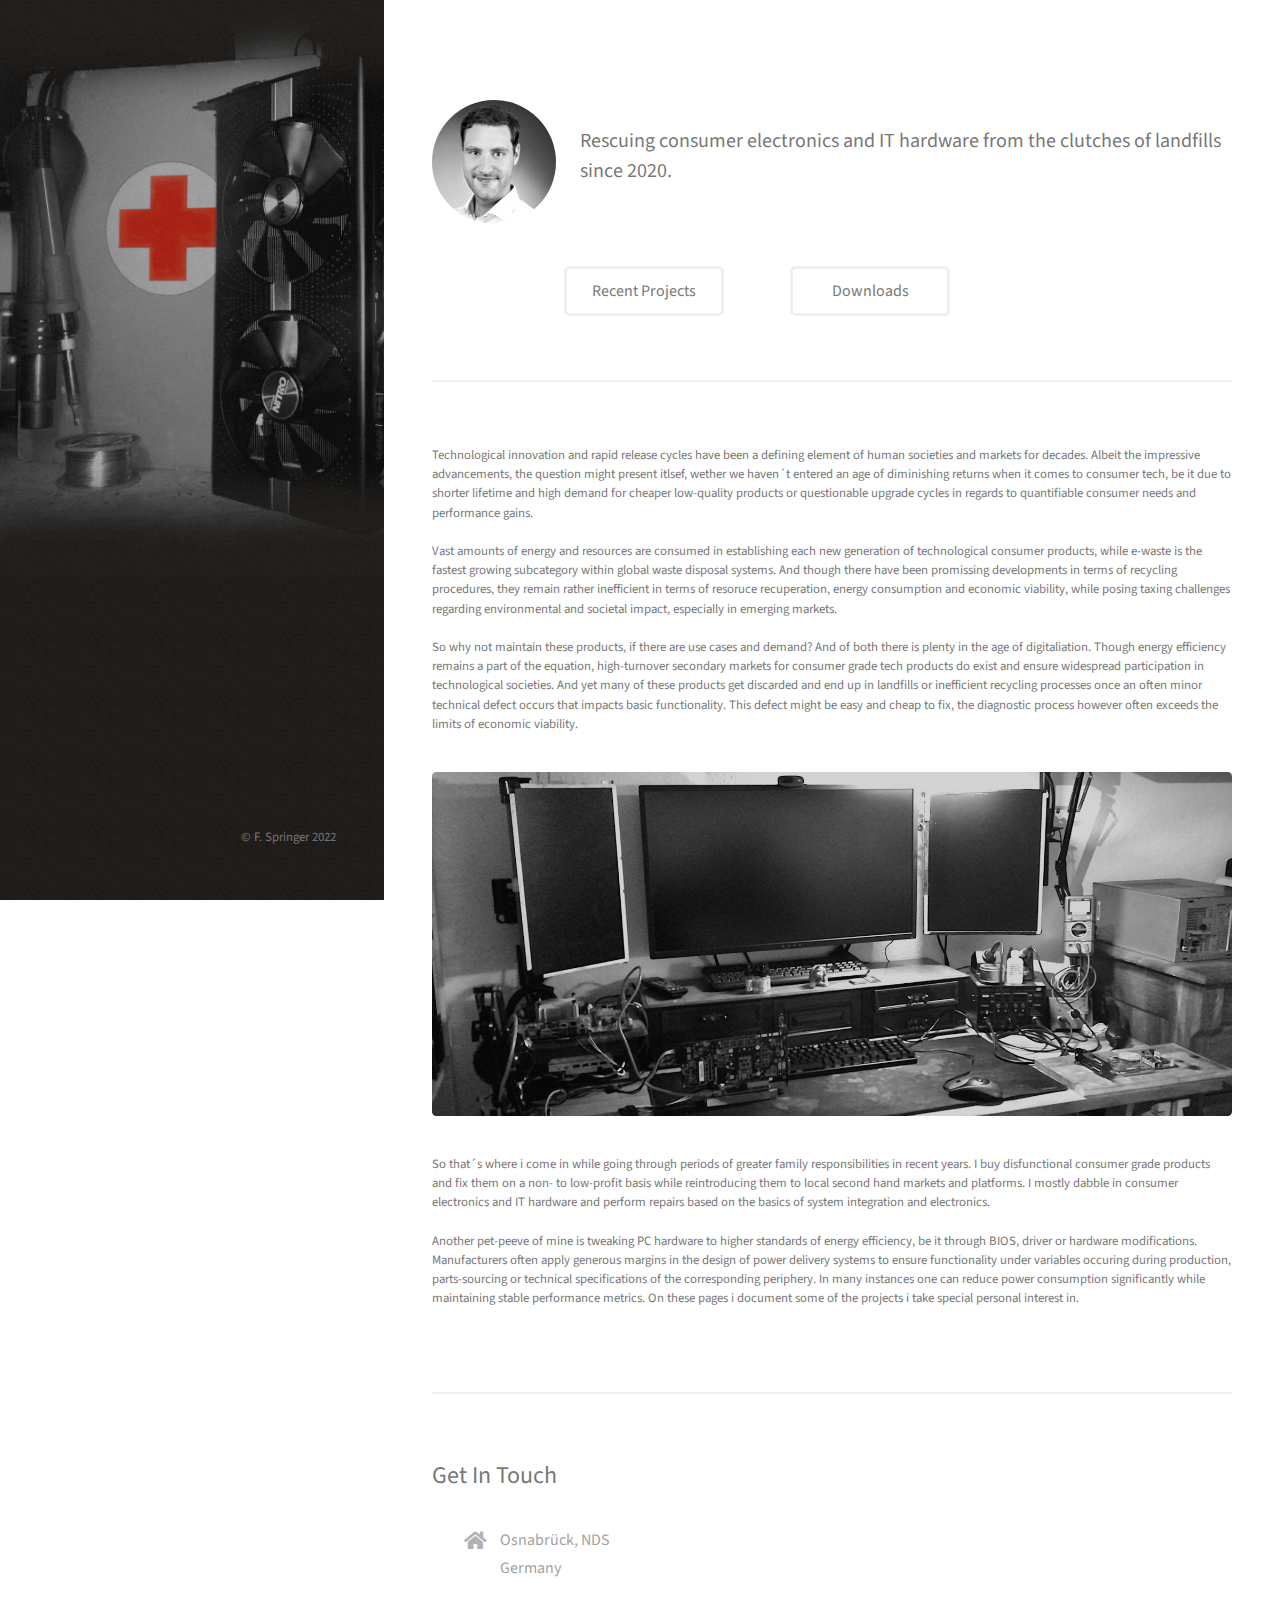
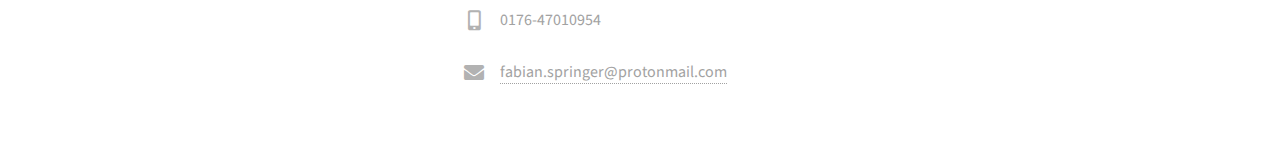
<file: index.html>
<!DOCTYPE HTML>
<!--

-->
<html>
	<head>
		<title>Fabian Springer - Portfolio</title>
		<meta charset="utf-8" />
		<meta name="viewport" content="width=device-width, initial-scale=1, user-scalable=no" />
		<link rel="stylesheet" href="assets/css/main.css" />
	</head>
	<body class="is-preload">

		<!-- Header -->
			<header id="header">
				<div class="inner">
					<a href="#" class="image avatar"><img src="images/avatar.jpg" class="image left"></a>
				
		        </div>
			</header>

		<!-- Main -->
			<div id="main">

				<!-- One -->
					<section id="one">
						<header class="major">
								<div>
									<div>
										<a href="#" class="image avatar image left"><img src="images/avatar.jpg"></a>
										<h3>&nbsp<br>Rescuing consumer electronics and IT hardware from the clutches of landfills since 2020. </h3>
										<br>
									</div>
						</header>
						<p></p>
						<ul class="actions">
							
							<li>&nbsp;&nbsp;&nbsp;&nbsp;&nbsp;&nbsp;&nbsp;&nbsp;&nbsp;&nbsp;&nbsp;&nbsp;&nbsp;&nbsp;&nbsp;&nbsp;&nbsp;&nbsp;&nbsp;&nbsp;&nbsp;&nbsp;&nbsp;&nbsp;&nbsp;&nbsp;&nbsp;&nbsp;&nbsp;&nbsp;&nbsp;&nbsp;&nbsp;&nbsp;&nbsp;&nbsp;&nbsp;&nbsp;&nbsp;&nbsp;&nbsp;&nbsp;&nbsp;
								<a href="RW.html" class="button">Recent Projects</a>
								&nbsp;&nbsp;&nbsp;&nbsp;&nbsp;&nbsp;&nbsp;&nbsp;&nbsp;&nbsp;&nbsp;&nbsp;&nbsp;&nbsp;&nbsp;&nbsp;&nbsp;&nbsp;&nbsp;&nbsp;
								<a href="RD.html" class="button">Downloads</a>
							</li>
						</ul>
					</section>

				<!-- Two -->
					<section id="two">
						<h6>Technological innovation and rapid release cycles have been a defining element of human societies and markets for decades.
							Albeit the impressive advancements, the question might present itlsef, wether we haven´t entered an age of diminishing returns 
							when it comes to consumer tech, be it due to shorter lifetime and high demand for cheaper low-quality products or questionable upgrade cycles in regards to quantifiable consumer needs and performance gains.<br><br>
						   
							Vast amounts of energy and resources are consumed in establishing each new generation of technological consumer products, while e-waste is the fastest growing subcategory within global waste disposal systems.
							And though there have been promissing developments in terms of recycling procedures, they remain rather inefficient in terms of resoruce recuperation, energy consumption and economic viability, while posing taxing challenges regarding environmental and societal impact, especially in emerging markets.   
							<br class="d-md-none"><br class="d-md-none">

							So why not maintain these products, if there are use cases and demand? And of both there is plenty in the age of digitaliation.
						    Though energy efficiency remains a part of the equation, high-turnover secondary markets for consumer grade tech products do exist and ensure widespread participation in technological societies.
							And yet many of these products get discarded and end up in landfills or inefficient recycling processes once an often minor technical defect occurs that impacts basic functionality. This defect might be easy and cheap to fix, the diagnostic process however often
							exceeds the limits of economic viability. <br><br><br>
							<a href="images/fulls/wp.jpg" class="image fit thumb"><img src="images/wp.jpg" width="400"></a>
							<br><br>
							
							So that´s where i come in while going through periods of greater family responsibilities in recent years. I buy disfunctional consumer grade products and fix them on a non- to low-profit basis while reintroducing them to local second hand markets and platforms.
							I mostly dabble in consumer electronics and IT hardware and perform repairs based on the basics of system integration and electronics.
							<br><br>	

							Another pet-peeve of mine is tweaking PC hardware to higher standards of energy efficiency, be it through BIOS, driver or hardware modifications. Manufacturers often apply generous margins in the design of power delivery systems to ensure functionality under variables occuring during 
							production, parts-sourcing or technical specifications of the corresponding periphery. In many instances one can reduce power consumption significantly while maintaining stable performance metrics.

							On these pages i document some of the projects i take special personal interest in.  
 					
					
							
							<br><br>
							

							
							
						   </h6>
					
						
					</section>

				<!-- Three -->
					<section id="three">
						<h2>Get In Touch</h2>
						<p><h6></h6></p>
						
						<div class="row">
							<div class="col-0 col-12-small">
								<form method="post" action="#">
									
								</form>
								
							</div>
							<div class="col-4 col-12-small">
								<ul class="labeled-icons">
									<li>
										<h3 class="icon solid fa-home"><span class="label">Address</span></h3>
										
										Osnabrück, NDS<br />
										Germany
									</li>
								
									<li>
										<h3 class="icon solid fa-mobile-alt"><span class="label">Phone</span></h3>
										0176-47010954
									</li>
								
									<li>
										<h3 class="icon solid fa-envelope"><span class="label">Email</span></h3>
										<a href="mailto:fabian.springer@protonmail.com">fabian.springer@protonmail.com</a>
									</li>
								</ul>
							</div>
						</div>
					</section>

				<!-- Four -->
				<!--
					<section id="four">
						<h2>Elements</h2>

						<section>
							<h4>Text</h4>
							<p>This is <b>bold</b> and this is <strong>strong</strong>. This is <i>italic</i> and this is <em>emphasized</em>.
							This is <sup>superscript</sup> text and this is <sub>subscript</sub> text.
							This is <u>underlined</u> and this is code: <code>for (;;) { ... }</code>. Finally, <a href="#">this is a link</a>.</p>
							<hr />
							<header>
								<h4>Heading with a Subtitle</h4>
								<p>Lorem ipsum dolor sit amet nullam id egestas urna aliquam</p>
							</header>
							<p>Nunc lacinia ante nunc ac lobortis. Interdum adipiscing gravida odio porttitor sem non mi integer non faucibus ornare mi ut ante amet placerat aliquet. Volutpat eu sed ante lacinia sapien lorem accumsan varius montes viverra nibh in adipiscing blandit tempus accumsan.</p>
							<header>
								<h5>Heading with a Subtitle</h5>
								<p>Lorem ipsum dolor sit amet nullam id egestas urna aliquam</p>
							</header>
							<p>Nunc lacinia ante nunc ac lobortis. Interdum adipiscing gravida odio porttitor sem non mi integer non faucibus ornare mi ut ante amet placerat aliquet. Volutpat eu sed ante lacinia sapien lorem accumsan varius montes viverra nibh in adipiscing blandit tempus accumsan.</p>
							<hr />
							<h2>Heading Level 2</h2>
							<h3>Heading Level 3</h3>
							<h4>Heading Level 4</h4>
							<h5>Heading Level 5</h5>
							<h6>Heading Level 6</h6>
							<hr />
							<h5>Blockquote</h5>
							<blockquote>Fringilla nisl. Donec accumsan interdum nisi, quis tincidunt felis sagittis eget tempus euismod. Vestibulum ante ipsum primis in faucibus vestibulum. Blandit adipiscing eu felis iaculis volutpat ac adipiscing accumsan faucibus. Vestibulum ante ipsum primis in faucibus lorem ipsum dolor sit amet nullam adipiscing eu felis.</blockquote>
							<h5>Preformatted</h5>
							<pre><code>i = 0;

while (!deck.isInOrder()) {
print 'Iteration ' + i;
deck.shuffle();
i++;
}

print 'It took ' + i + ' iterations to sort the deck.';</code></pre>
						</section>

						<section>
							<h4>Lists</h4>
							<div class="row">
								<div class="col-6 col-12-xsmall">
									<h5>Unordered</h5>
									<ul>
										<li>Dolor pulvinar etiam magna etiam.</li>
										<li>Sagittis adipiscing lorem eleifend.</li>
										<li>Felis enim feugiat dolore viverra.</li>
									</ul>
									<h5>Alternate</h5>
									<ul class="alt">
										<li>Dolor pulvinar etiam magna etiam.</li>
										<li>Sagittis adipiscing lorem eleifend.</li>
										<li>Felis enim feugiat dolore viverra.</li>
									</ul>
								</div>
								<div class="col-6 col-12-xsmall">
									<h5>Ordered</h5>
									<ol>
										<li>Dolor pulvinar etiam magna etiam.</li>
										<li>Etiam vel felis at lorem sed viverra.</li>
										<li>Felis enim feugiat dolore viverra.</li>
										<li>Dolor pulvinar etiam magna etiam.</li>
										<li>Etiam vel felis at lorem sed viverra.</li>
										<li>Felis enim feugiat dolore viverra.</li>
									</ol>
									<h5>Icons</h5>
									<ul class="icons">
										<li><a href="#" class="icon brands fa-twitter"><span class="label">Twitter</span></a></li>
										<li><a href="#" class="icon brands fa-facebook-f"><span class="label">Facebook</span></a></li>
										<li><a href="#" class="icon brands fa-instagram"><span class="label">Instagram</span></a></li>
										<li><a href="#" class="icon brands fa-github"><span class="label">Github</span></a></li>
										<li><a href="#" class="icon brands fa-dribbble"><span class="label">Dribbble</span></a></li>
										<li><a href="#" class="icon brands fa-tumblr"><span class="label">Tumblr</span></a></li>
									</ul>
								</div>
							</div>
							<h5>Actions</h5>
							<ul class="actions">
								<li><a href="#" class="button primary">Default</a></li>
								<li><a href="#" class="button">Default</a></li>
							</ul>
							<ul class="actions small">
								<li><a href="#" class="button primary small">Small</a></li>
								<li><a href="#" class="button small">Small</a></li>
							</ul>
							<div class="row">
								<div class="col-6 col-12-small">
									<ul class="actions stacked">
										<li><a href="#" class="button primary">Default</a></li>
										<li><a href="#" class="button">Default</a></li>
									</ul>
								</div>
								<div class="col-6 col-12-small">
									<ul class="actions stacked">
										<li><a href="#" class="button primary small">Small</a></li>
										<li><a href="#" class="button small">Small</a></li>
									</ul>
								</div>
								<div class="col-6 col-12-small">
									<ul class="actions stacked">
										<li><a href="#" class="button primary fit">Default</a></li>
										<li><a href="#" class="button fit">Default</a></li>
									</ul>
								</div>
								<div class="col-6 col-12-small">
									<ul class="actions stacked">
										<li><a href="#" class="button primary small fit">Small</a></li>
										<li><a href="#" class="button small fit">Small</a></li>
									</ul>
								</div>
							</div>
						</section>

						<section>
							<h4>Table</h4>
							<h5>Default</h5>
							<div class="table-wrapper">
								<table>
									<thead>
										<tr>
											<th>Name</th>
											<th>Description</th>
											<th>Price</th>
										</tr>
									</thead>
									<tbody>
										<tr>
											<td>Item One</td>
											<td>Ante turpis integer aliquet porttitor.</td>
											<td>29.99</td>
										</tr>
										<tr>
											<td>Item Two</td>
											<td>Vis ac commodo adipiscing arcu aliquet.</td>
											<td>19.99</td>
										</tr>
										<tr>
											<td>Item Three</td>
											<td> Morbi faucibus arcu accumsan lorem.</td>
											<td>29.99</td>
										</tr>
										<tr>
											<td>Item Four</td>
											<td>Vitae integer tempus condimentum.</td>
											<td>19.99</td>
										</tr>
										<tr>
											<td>Item Five</td>
											<td>Ante turpis integer aliquet porttitor.</td>
											<td>29.99</td>
										</tr>
									</tbody>
									<tfoot>
										<tr>
											<td colspan="2"></td>
											<td>100.00</td>
										</tr>
									</tfoot>
								</table>
							</div>

							<h5>Alternate</h5>
							<div class="table-wrapper">
								<table class="alt">
									<thead>
										<tr>
											<th>Name</th>
											<th>Description</th>
											<th>Price</th>
										</tr>
									</thead>
									<tbody>
										<tr>
											<td>Item One</td>
											<td>Ante turpis integer aliquet porttitor.</td>
											<td>29.99</td>
										</tr>
										<tr>
											<td>Item Two</td>
											<td>Vis ac commodo adipiscing arcu aliquet.</td>
											<td>19.99</td>
										</tr>
										<tr>
											<td>Item Three</td>
											<td> Morbi faucibus arcu accumsan lorem.</td>
											<td>29.99</td>
										</tr>
										<tr>
											<td>Item Four</td>
											<td>Vitae integer tempus condimentum.</td>
											<td>19.99</td>
										</tr>
										<tr>
											<td>Item Five</td>
											<td>Ante turpis integer aliquet porttitor.</td>
											<td>29.99</td>
										</tr>
									</tbody>
									<tfoot>
										<tr>
											<td colspan="2"></td>
											<td>100.00</td>
										</tr>
									</tfoot>
								</table>
							</div>
						</section>

						<section>
							<h4>Buttons</h4>
							<ul class="actions">
								<li><a href="#" class="button primary">Primary</a></li>
								<li><a href="#" class="button">Default</a></li>
							</ul>
							<ul class="actions">
								<li><a href="#" class="button large">Large</a></li>
								<li><a href="#" class="button">Default</a></li>
								<li><a href="#" class="button small">Small</a></li>
							</ul>
							<ul class="actions fit">
								<li><a href="#" class="button primary fit">Fit</a></li>
								<li><a href="#" class="button fit">Fit</a></li>
							</ul>
							<ul class="actions fit small">
								<li><a href="#" class="button primary fit small">Fit + Small</a></li>
								<li><a href="#" class="button fit small">Fit + Small</a></li>
							</ul>
							<ul class="actions">
								<li><a href="#" class="button primary icon solid fa-download">Icon</a></li>
								<li><a href="#" class="button icon solid fa-download">Icon</a></li>
							</ul>
							<ul class="actions">
								<li><span class="button primary disabled">Primary</span></li>
								<li><span class="button disabled">Default</span></li>
							</ul>
						</section>

						<section>
							<h4>Form</h4>
							<form method="post" action="#">
								<div class="row gtr-uniform gtr-50">
									<div class="col-6 col-12-xsmall">
										<input type="text" name="demo-name" id="demo-name" value="" placeholder="Name" />
									</div>
									<div class="col-6 col-12-xsmall">
										<input type="email" name="demo-email" id="demo-email" value="" placeholder="Email" />
									</div>
									<div class="col-12">
										<select name="demo-category" id="demo-category">
											<option value="">- Category -</option>
											<option value="1">Manufacturing</option>
											<option value="1">Shipping</option>
											<option value="1">Administration</option>
											<option value="1">Human Resources</option>
										</select>
									</div>
									<div class="col-4 col-12-small">
										<input type="radio" id="demo-priority-low" name="demo-priority" checked>
										<label for="demo-priority-low">Low Priority</label>
									</div>
									<div class="col-4 col-12-small">
										<input type="radio" id="demo-priority-normal" name="demo-priority">
										<label for="demo-priority-normal">Normal Priority</label>
									</div>
									<div class="col-4 col-12-small">
										<input type="radio" id="demo-priority-high" name="demo-priority">
										<label for="demo-priority-high">High Priority</label>
									</div>
									<div class="col-6 col-12-small">
										<input type="checkbox" id="demo-copy" name="demo-copy">
										<label for="demo-copy">Email me a copy of this message</label>
									</div>
									<div class="col-6 col-12-small">
										<input type="checkbox" id="demo-human" name="demo-human" checked>
										<label for="demo-human">I am a human and not a robot</label>
									</div>
									<div class="col-12">
										<textarea name="demo-message" id="demo-message" placeholder="Enter your message" rows="6"></textarea>
									</div>
									<div class="col-12">
										<ul class="actions">
											<li><input type="submit" value="Send Message" class="primary" /></li>
											<li><input type="reset" value="Reset" /></li>
										</ul>
									</div>
								</div>
							</form>
						</section>

						<section>
							<h4>Image</h4>
							<h5>Fit</h5>
							<div class="box alt">
								<div class="row gtr-50 gtr-uniform">
									<div class="col-12"><span class="image fit"><img src="images/fulls/05.jpg" alt="" /></span></div>
									<div class="col-4"><span class="image fit"><img src="images/thumbs/01.jpg" alt="" /></span></div>
									<div class="col-4"><span class="image fit"><img src="images/thumbs/02.jpg" alt="" /></span></div>
									<div class="col-4"><span class="image fit"><img src="images/thumbs/03.jpg" alt="" /></span></div>
									<div class="col-4"><span class="image fit"><img src="images/thumbs/04.jpg" alt="" /></span></div>
									<div class="col-4"><span class="image fit"><img src="images/thumbs/05.jpg" alt="" /></span></div>
									<div class="col-4"><span class="image fit"><img src="images/thumbs/06.jpg" alt="" /></span></div>
									<div class="col-4"><span class="image fit"><img src="images/thumbs/03.jpg" alt="" /></span></div>
									<div class="col-4"><span class="image fit"><img src="images/thumbs/02.jpg" alt="" /></span></div>
									<div class="col-4"><span class="image fit"><img src="images/thumbs/01.jpg" alt="" /></span></div>
								</div>
							</div>
							<h5>Left &amp; Right</h5>
							<p><span class="image left"><img src="images/avatar.jpg" alt="" /></span>Fringilla nisl. Donec accumsan interdum nisi, quis tincidunt felis sagittis eget. tempus euismod. Vestibulum ante ipsum primis in faucibus vestibulum. Blandit adipiscing eu felis iaculis volutpat ac adipiscing accumsan eu faucibus. Integer ac pellentesque praesent tincidunt felis sagittis eget. tempus euismod. Vestibulum ante ipsum primis in faucibus vestibulum. Blandit adipiscing eu felis iaculis volutpat ac adipiscing accumsan eu faucibus. Integer ac pellentesque praesent. Donec accumsan interdum nisi, quis tincidunt felis sagittis eget. tempus euismod. Vestibulum ante ipsum primis in faucibus vestibulum. Blandit adipiscing eu felis iaculis volutpat ac adipiscing accumsan eu faucibus. Integer ac pellentesque praesent tincidunt felis sagittis eget. tempus euismod. Vestibulum ante ipsum primis in faucibus vestibulum. Blandit adipiscing eu felis iaculis volutpat ac adipiscing accumsan eu faucibus. Integer ac pellentesque praesent.</p>
							<p><span class="image right"><img src="images/avatar.jpg" alt="" /></span>Fringilla nisl. Donec accumsan interdum nisi, quis tincidunt felis sagittis eget. tempus euismod. Vestibulum ante ipsum primis in faucibus vestibulum. Blandit adipiscing eu felis iaculis volutpat ac adipiscing accumsan eu faucibus. Integer ac pellentesque praesent tincidunt felis sagittis eget. tempus euismod. Vestibulum ante ipsum primis in faucibus vestibulum. Blandit adipiscing eu felis iaculis volutpat ac adipiscing accumsan eu faucibus. Integer ac pellentesque praesent. Donec accumsan interdum nisi, quis tincidunt felis sagittis eget. tempus euismod. Vestibulum ante ipsum primis in faucibus vestibulum. Blandit adipiscing eu felis iaculis volutpat ac adipiscing accumsan eu faucibus. Integer ac pellentesque praesent tincidunt felis sagittis eget. tempus euismod. Vestibulum ante ipsum primis in faucibus vestibulum. Blandit adipiscing eu felis iaculis volutpat ac adipiscing accumsan eu faucibus. Integer ac pellentesque praesent.</p>
						</section>

					</section>
				-->

			</div>

		<!-- Footer -->
			<footer id="footer">
				<div class="inner">
					
					<ul class="icons">
				
					</ul>
					<ul class="copyright">
						
						<li>&copy; F. Springer 2022</li><li></a></li>
					</ul>
				</div>
			</footer>

		<!-- Scripts -->
			<script src="assets/js/jquery.min.js"></script>
			<script src="assets/js/jquery.poptrox.min.js"></script>
			<script src="assets/js/browser.min.js"></script>
			<script src="assets/js/breakpoints.min.js"></script>
			<script src="assets/js/util.js"></script>
			<script src="assets/js/main.js"></script>

	</body>
</html>
</file>
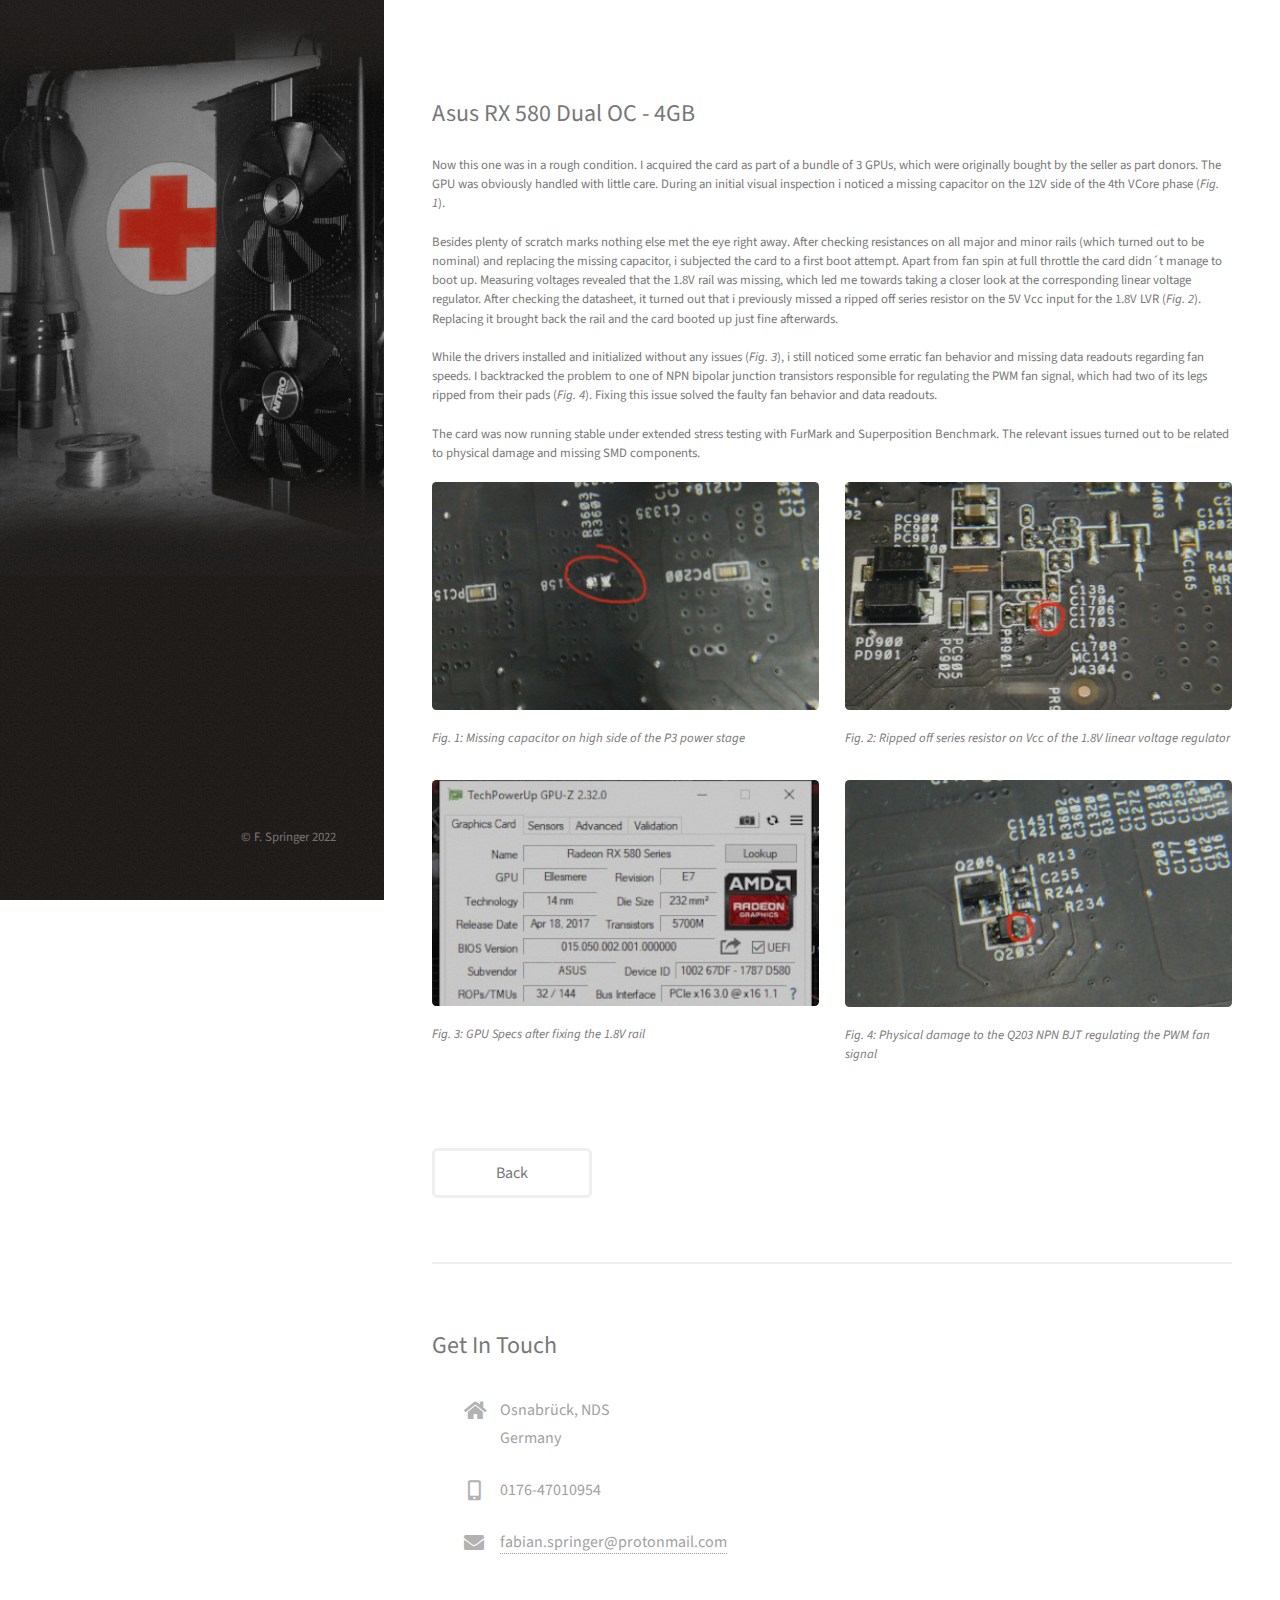
<file: 01.html>
<!DOCTYPE HTML>
<!--
	
-->
<html>
	<head>
		<title>Strata by HTML5 UP</title>
		<meta charset="utf-8" />
		<meta name="viewport" content="width=device-width, initial-scale=1, user-scalable=no" />
		<link rel="stylesheet" href="assets/css/main.css" />
	</head>
	<body class="is-preload">

		<!-- Header -->
			<header id="header">
				<div class="inner">
					<a href="#" class="image avatar"><img src="images/avatar.jpg" display:none alt="" /></a>
				
		        </div>
			</header>

		<!-- Main -->
			<div id="main">

				<!-- One -->
					

				<!-- Two -->
					<section id="two">
						<h2>Asus RX 580 Dual OC - 4GB</h2>
						
						<h6>Now this one was in a rough condition. I acquired the card as part of a bundle of 3 GPUs, which were originally bought by the seller as part donors.
							The GPU was obviously handled with little care. During an initial visual inspection i noticed a missing capacitor on the 12V side of the 4th VCore phase (<i>Fig. 1</i>).<br><br>
							Besides plenty of scratch marks nothing else met the eye right away.

							After checking resistances on all major and minor rails (which turned out to be nominal) and replacing the missing capacitor, i subjected the card to a first boot attempt. Apart from fan spin at full throttle the card didn´t manage to boot up.
							Measuring voltages revealed that the 1.8V rail was missing, which led me towards taking a closer look at the corresponding linear voltage regulator. After checking the datasheet, it turned out that i previously missed a ripped off series
							resistor on the 5V Vcc input for the 1.8V LVR (<i>Fig. 2</i>). Replacing it brought back the rail and the card booted up just fine afterwards.
							<br><br>
							While the drivers installed and initialized without any issues (<i>Fig. 3</i>), i still noticed some erratic fan behavior and missing data readouts regarding fan speeds.
							I backtracked the problem to one of NPN bipolar junction transistors responsible for regulating the PWM fan signal, which had two of its legs ripped from their pads (<i>Fig. 4</i>). 
							Fixing this issue solved the faulty fan behavior and data readouts.
							<br><br>
							The card was now running stable under extended stress testing with FurMark and Superposition Benchmark. The relevant issues turned out to be related to physical damage and missing SMD components. 

							
					
						
							

							<br><br>
							<div class="row">
								
								<article class="col-6 col-12-xsmall work-item">
										<a href="images/fulls/VCORE.jpg" class="image fit thumb"><img src="images/thumbs/VCORE.jpg" alt="" /></a>
										<h3><i>Fig. 1: Missing capacitor on high side of the P3 power stage</i></h3>
								</article>
								<article class="col-6 col-12-xsmall work-item">
									<a href="images/fulls/LVR.jpg" class="image fit thumb"><img src="images/thumbs/LVR.jpg" alt="" /></a>
									<h3><i>Fig. 2: Ripped off series resistor on Vcc of the 1.8V linear voltage regulator</i></h3>
								
								</article>

								<article class="col-6 col-12-xsmall work-item">
									<a href="images/fulls/rx580A.jpg" class="image fit thumb"><img src="images/thumbs/rx580A.jpg" alt="" /></a>
									<h3><i>Fig. 3: GPU Specs after fixing the 1.8V rail</i></h3>
									
								</article>
								<article class="col-6 col-12-xsmall work-item">
									<a href="images/fulls/bjt.jpg" class="image fit thumb"><img src="images/thumbs/bjt.jpg" alt="" /></a>
									<h3><i>Fig. 4: Physical damage to the Q203 NPN BJT regulating the PWM fan signal</i></h3>
								
								</article>
							
							</div>
							
					
							
							<br><br>
							

							
							
						   </h6>
						
						<div class="row">
							
						</div>
						<ul class="actions">
							<li><a href="RW.html" class="button">Back</a></li>
						</ul>
					</section>

				<!-- Three -->
				<section id="three">
					<h2>Get In Touch</h2>
					<p><h6></h6></p>
					
					<div class="row">
						<div class="col-0 col-12-small">
							<form method="post" action="#">
								
							</form>
							
						</div>
						<div class="col-4 col-12-small">
							<ul class="labeled-icons">
								<li>
									<h3 class="icon solid fa-home"><span class="label">Address</span></h3>
									
									Osnabrück, NDS<br />
									Germany
								</li>
							
								<li>
									<h3 class="icon solid fa-mobile-alt"><span class="label">Phone</span></h3>
									0176-47010954
								</li>
							
								<li>
									<h3 class="icon solid fa-envelope"><span class="label">Email</span></h3>
									<a href="mailto:fabian.springer@protonmail.com">fabian.springer@protonmail.com</a>
								</li>
							</ul>
						</div>
					</div>
				</section>

				<!-- Four -->
				<!--
					<section id="four">
						<h2>Elements</h2>

						<section>
							<h4>Text</h4>
							<p>This is <b>bold</b> and this is <strong>strong</strong>. This is <i>italic</i> and this is <em>emphasized</em>.
							This is <sup>superscript</sup> text and this is <sub>subscript</sub> text.
							This is <u>underlined</u> and this is code: <code>for (;;) { ... }</code>. Finally, <a href="#">this is a link</a>.</p>
							<hr />
							<header>
								<h4>Heading with a Subtitle</h4>
								<p>Lorem ipsum dolor sit amet nullam id egestas urna aliquam</p>
							</header>
							<p>Nunc lacinia ante nunc ac lobortis. Interdum adipiscing gravida odio porttitor sem non mi integer non faucibus ornare mi ut ante amet placerat aliquet. Volutpat eu sed ante lacinia sapien lorem accumsan varius montes viverra nibh in adipiscing blandit tempus accumsan.</p>
							<header>
								<h5>Heading with a Subtitle</h5>
								<p>Lorem ipsum dolor sit amet nullam id egestas urna aliquam</p>
							</header>
							<p>Nunc lacinia ante nunc ac lobortis. Interdum adipiscing gravida odio porttitor sem non mi integer non faucibus ornare mi ut ante amet placerat aliquet. Volutpat eu sed ante lacinia sapien lorem accumsan varius montes viverra nibh in adipiscing blandit tempus accumsan.</p>
							<hr />
							<h2>Heading Level 2</h2>
							<h3>Heading Level 3</h3>
							<h4>Heading Level 4</h4>
							<h5>Heading Level 5</h5>
							<h6>Heading Level 6</h6>
							<hr />
							<h5>Blockquote</h5>
							<blockquote>Fringilla nisl. Donec accumsan interdum nisi, quis tincidunt felis sagittis eget tempus euismod. Vestibulum ante ipsum primis in faucibus vestibulum. Blandit adipiscing eu felis iaculis volutpat ac adipiscing accumsan faucibus. Vestibulum ante ipsum primis in faucibus lorem ipsum dolor sit amet nullam adipiscing eu felis.</blockquote>
							<h5>Preformatted</h5>
							<pre><code>i = 0;

while (!deck.isInOrder()) {
print 'Iteration ' + i;
deck.shuffle();
i++;
}

print 'It took ' + i + ' iterations to sort the deck.';</code></pre>
						</section>

						<section>
							<h4>Lists</h4>
							<div class="row">
								<div class="col-6 col-12-xsmall">
									<h5>Unordered</h5>
									<ul>
										<li>Dolor pulvinar etiam magna etiam.</li>
										<li>Sagittis adipiscing lorem eleifend.</li>
										<li>Felis enim feugiat dolore viverra.</li>
									</ul>
									<h5>Alternate</h5>
									<ul class="alt">
										<li>Dolor pulvinar etiam magna etiam.</li>
										<li>Sagittis adipiscing lorem eleifend.</li>
										<li>Felis enim feugiat dolore viverra.</li>
									</ul>
								</div>
								<div class="col-6 col-12-xsmall">
									<h5>Ordered</h5>
									<ol>
										<li>Dolor pulvinar etiam magna etiam.</li>
										<li>Etiam vel felis at lorem sed viverra.</li>
										<li>Felis enim feugiat dolore viverra.</li>
										<li>Dolor pulvinar etiam magna etiam.</li>
										<li>Etiam vel felis at lorem sed viverra.</li>
										<li>Felis enim feugiat dolore viverra.</li>
									</ol>
									<h5>Icons</h5>
									<ul class="icons">
										<li><a href="#" class="icon brands fa-twitter"><span class="label">Twitter</span></a></li>
										<li><a href="#" class="icon brands fa-facebook-f"><span class="label">Facebook</span></a></li>
										<li><a href="#" class="icon brands fa-instagram"><span class="label">Instagram</span></a></li>
										<li><a href="#" class="icon brands fa-github"><span class="label">Github</span></a></li>
										<li><a href="#" class="icon brands fa-dribbble"><span class="label">Dribbble</span></a></li>
										<li><a href="#" class="icon brands fa-tumblr"><span class="label">Tumblr</span></a></li>
									</ul>
								</div>
							</div>
							<h5>Actions</h5>
							<ul class="actions">
								<li><a href="#" class="button primary">Default</a></li>
								<li><a href="#" class="button">Default</a></li>
							</ul>
							<ul class="actions small">
								<li><a href="#" class="button primary small">Small</a></li>
								<li><a href="#" class="button small">Small</a></li>
							</ul>
							<div class="row">
								<div class="col-6 col-12-small">
									<ul class="actions stacked">
										<li><a href="#" class="button primary">Default</a></li>
										<li><a href="#" class="button">Default</a></li>
									</ul>
								</div>
								<div class="col-6 col-12-small">
									<ul class="actions stacked">
										<li><a href="#" class="button primary small">Small</a></li>
										<li><a href="#" class="button small">Small</a></li>
									</ul>
								</div>
								<div class="col-6 col-12-small">
									<ul class="actions stacked">
										<li><a href="#" class="button primary fit">Default</a></li>
										<li><a href="#" class="button fit">Default</a></li>
									</ul>
								</div>
								<div class="col-6 col-12-small">
									<ul class="actions stacked">
										<li><a href="#" class="button primary small fit">Small</a></li>
										<li><a href="#" class="button small fit">Small</a></li>
									</ul>
								</div>
							</div>
						</section>

						<section>
							<h4>Table</h4>
							<h5>Default</h5>
							<div class="table-wrapper">
								<table>
									<thead>
										<tr>
											<th>Name</th>
											<th>Description</th>
											<th>Price</th>
										</tr>
									</thead>
									<tbody>
										<tr>
											<td>Item One</td>
											<td>Ante turpis integer aliquet porttitor.</td>
											<td>29.99</td>
										</tr>
										<tr>
											<td>Item Two</td>
											<td>Vis ac commodo adipiscing arcu aliquet.</td>
											<td>19.99</td>
										</tr>
										<tr>
											<td>Item Three</td>
											<td> Morbi faucibus arcu accumsan lorem.</td>
											<td>29.99</td>
										</tr>
										<tr>
											<td>Item Four</td>
											<td>Vitae integer tempus condimentum.</td>
											<td>19.99</td>
										</tr>
										<tr>
											<td>Item Five</td>
											<td>Ante turpis integer aliquet porttitor.</td>
											<td>29.99</td>
										</tr>
									</tbody>
									<tfoot>
										<tr>
											<td colspan="2"></td>
											<td>100.00</td>
										</tr>
									</tfoot>
								</table>
							</div>

							<h5>Alternate</h5>
							<div class="table-wrapper">
								<table class="alt">
									<thead>
										<tr>
											<th>Name</th>
											<th>Description</th>
											<th>Price</th>
										</tr>
									</thead>
									<tbody>
										<tr>
											<td>Item One</td>
											<td>Ante turpis integer aliquet porttitor.</td>
											<td>29.99</td>
										</tr>
										<tr>
											<td>Item Two</td>
											<td>Vis ac commodo adipiscing arcu aliquet.</td>
											<td>19.99</td>
										</tr>
										<tr>
											<td>Item Three</td>
											<td> Morbi faucibus arcu accumsan lorem.</td>
											<td>29.99</td>
										</tr>
										<tr>
											<td>Item Four</td>
											<td>Vitae integer tempus condimentum.</td>
											<td>19.99</td>
										</tr>
										<tr>
											<td>Item Five</td>
											<td>Ante turpis integer aliquet porttitor.</td>
											<td>29.99</td>
										</tr>
									</tbody>
									<tfoot>
										<tr>
											<td colspan="2"></td>
											<td>100.00</td>
										</tr>
									</tfoot>
								</table>
							</div>
						</section>

						<section>
							<h4>Buttons</h4>
							<ul class="actions">
								<li><a href="#" class="button primary">Primary</a></li>
								<li><a href="#" class="button">Default</a></li>
							</ul>
							<ul class="actions">
								<li><a href="#" class="button large">Large</a></li>
								<li><a href="#" class="button">Default</a></li>
								<li><a href="#" class="button small">Small</a></li>
							</ul>
							<ul class="actions fit">
								<li><a href="#" class="button primary fit">Fit</a></li>
								<li><a href="#" class="button fit">Fit</a></li>
							</ul>
							<ul class="actions fit small">
								<li><a href="#" class="button primary fit small">Fit + Small</a></li>
								<li><a href="#" class="button fit small">Fit + Small</a></li>
							</ul>
							<ul class="actions">
								<li><a href="#" class="button primary icon solid fa-download">Icon</a></li>
								<li><a href="#" class="button icon solid fa-download">Icon</a></li>
							</ul>
							<ul class="actions">
								<li><span class="button primary disabled">Primary</span></li>
								<li><span class="button disabled">Default</span></li>
							</ul>
						</section>

						<section>
							<h4>Form</h4>
							<form method="post" action="#">
								<div class="row gtr-uniform gtr-50">
									<div class="col-6 col-12-xsmall">
										<input type="text" name="demo-name" id="demo-name" value="" placeholder="Name" />
									</div>
									<div class="col-6 col-12-xsmall">
										<input type="email" name="demo-email" id="demo-email" value="" placeholder="Email" />
									</div>
									<div class="col-12">
										<select name="demo-category" id="demo-category">
											<option value="">- Category -</option>
											<option value="1">Manufacturing</option>
											<option value="1">Shipping</option>
											<option value="1">Administration</option>
											<option value="1">Human Resources</option>
										</select>
									</div>
									<div class="col-4 col-12-small">
										<input type="radio" id="demo-priority-low" name="demo-priority" checked>
										<label for="demo-priority-low">Low Priority</label>
									</div>
									<div class="col-4 col-12-small">
										<input type="radio" id="demo-priority-normal" name="demo-priority">
										<label for="demo-priority-normal">Normal Priority</label>
									</div>
									<div class="col-4 col-12-small">
										<input type="radio" id="demo-priority-high" name="demo-priority">
										<label for="demo-priority-high">High Priority</label>
									</div>
									<div class="col-6 col-12-small">
										<input type="checkbox" id="demo-copy" name="demo-copy">
										<label for="demo-copy">Email me a copy of this message</label>
									</div>
									<div class="col-6 col-12-small">
										<input type="checkbox" id="demo-human" name="demo-human" checked>
										<label for="demo-human">I am a human and not a robot</label>
									</div>
									<div class="col-12">
										<textarea name="demo-message" id="demo-message" placeholder="Enter your message" rows="6"></textarea>
									</div>
									<div class="col-12">
										<ul class="actions">
											<li><input type="submit" value="Send Message" class="primary" /></li>
											<li><input type="reset" value="Reset" /></li>
										</ul>
									</div>
								</div>
							</form>
						</section>

						<section>
							<h4>Image</h4>
							<h5>Fit</h5>
							<div class="box alt">
								<div class="row gtr-50 gtr-uniform">
									<div class="col-12"><span class="image fit"><img src="images/fulls/05.jpg" alt="" /></span></div>
									<div class="col-4"><span class="image fit"><img src="images/thumbs/01.jpg" alt="" /></span></div>
									<div class="col-4"><span class="image fit"><img src="images/thumbs/02.jpg" alt="" /></span></div>
									<div class="col-4"><span class="image fit"><img src="images/thumbs/03.jpg" alt="" /></span></div>
									<div class="col-4"><span class="image fit"><img src="images/thumbs/04.jpg" alt="" /></span></div>
									<div class="col-4"><span class="image fit"><img src="images/thumbs/05.jpg" alt="" /></span></div>
									<div class="col-4"><span class="image fit"><img src="images/thumbs/06.jpg" alt="" /></span></div>
									<div class="col-4"><span class="image fit"><img src="images/thumbs/03.jpg" alt="" /></span></div>
									<div class="col-4"><span class="image fit"><img src="images/thumbs/02.jpg" alt="" /></span></div>
									<div class="col-4"><span class="image fit"><img src="images/thumbs/01.jpg" alt="" /></span></div>
								</div>
							</div>
							<h5>Left &amp; Right</h5>
							<p><span class="image left"><img src="images/avatar.jpg" alt="" /></span>Fringilla nisl. Donec accumsan interdum nisi, quis tincidunt felis sagittis eget. tempus euismod. Vestibulum ante ipsum primis in faucibus vestibulum. Blandit adipiscing eu felis iaculis volutpat ac adipiscing accumsan eu faucibus. Integer ac pellentesque praesent tincidunt felis sagittis eget. tempus euismod. Vestibulum ante ipsum primis in faucibus vestibulum. Blandit adipiscing eu felis iaculis volutpat ac adipiscing accumsan eu faucibus. Integer ac pellentesque praesent. Donec accumsan interdum nisi, quis tincidunt felis sagittis eget. tempus euismod. Vestibulum ante ipsum primis in faucibus vestibulum. Blandit adipiscing eu felis iaculis volutpat ac adipiscing accumsan eu faucibus. Integer ac pellentesque praesent tincidunt felis sagittis eget. tempus euismod. Vestibulum ante ipsum primis in faucibus vestibulum. Blandit adipiscing eu felis iaculis volutpat ac adipiscing accumsan eu faucibus. Integer ac pellentesque praesent.</p>
							<p><span class="image right"><img src="images/avatar.jpg" alt="" /></span>Fringilla nisl. Donec accumsan interdum nisi, quis tincidunt felis sagittis eget. tempus euismod. Vestibulum ante ipsum primis in faucibus vestibulum. Blandit adipiscing eu felis iaculis volutpat ac adipiscing accumsan eu faucibus. Integer ac pellentesque praesent tincidunt felis sagittis eget. tempus euismod. Vestibulum ante ipsum primis in faucibus vestibulum. Blandit adipiscing eu felis iaculis volutpat ac adipiscing accumsan eu faucibus. Integer ac pellentesque praesent. Donec accumsan interdum nisi, quis tincidunt felis sagittis eget. tempus euismod. Vestibulum ante ipsum primis in faucibus vestibulum. Blandit adipiscing eu felis iaculis volutpat ac adipiscing accumsan eu faucibus. Integer ac pellentesque praesent tincidunt felis sagittis eget. tempus euismod. Vestibulum ante ipsum primis in faucibus vestibulum. Blandit adipiscing eu felis iaculis volutpat ac adipiscing accumsan eu faucibus. Integer ac pellentesque praesent.</p>
						</section>

					</section>
				-->

			</div>

		<!-- Footer -->
			<footer id="footer">
				<div class="inner">
					<ul class="icons">
					
					</ul>
					<ul class="copyright">
						<li>&copy; F. Springer 2022</li><li></a></li>
					</ul>
				</div>
			</footer>

		<!-- Scripts -->
			<script src="assets/js/jquery.min.js"></script>
			<script src="assets/js/jquery.poptrox.min.js"></script>
			<script src="assets/js/browser.min.js"></script>
			<script src="assets/js/breakpoints.min.js"></script>
			<script src="assets/js/util.js"></script>
			<script src="assets/js/main.js"></script>

	</body>
</html>
</file>
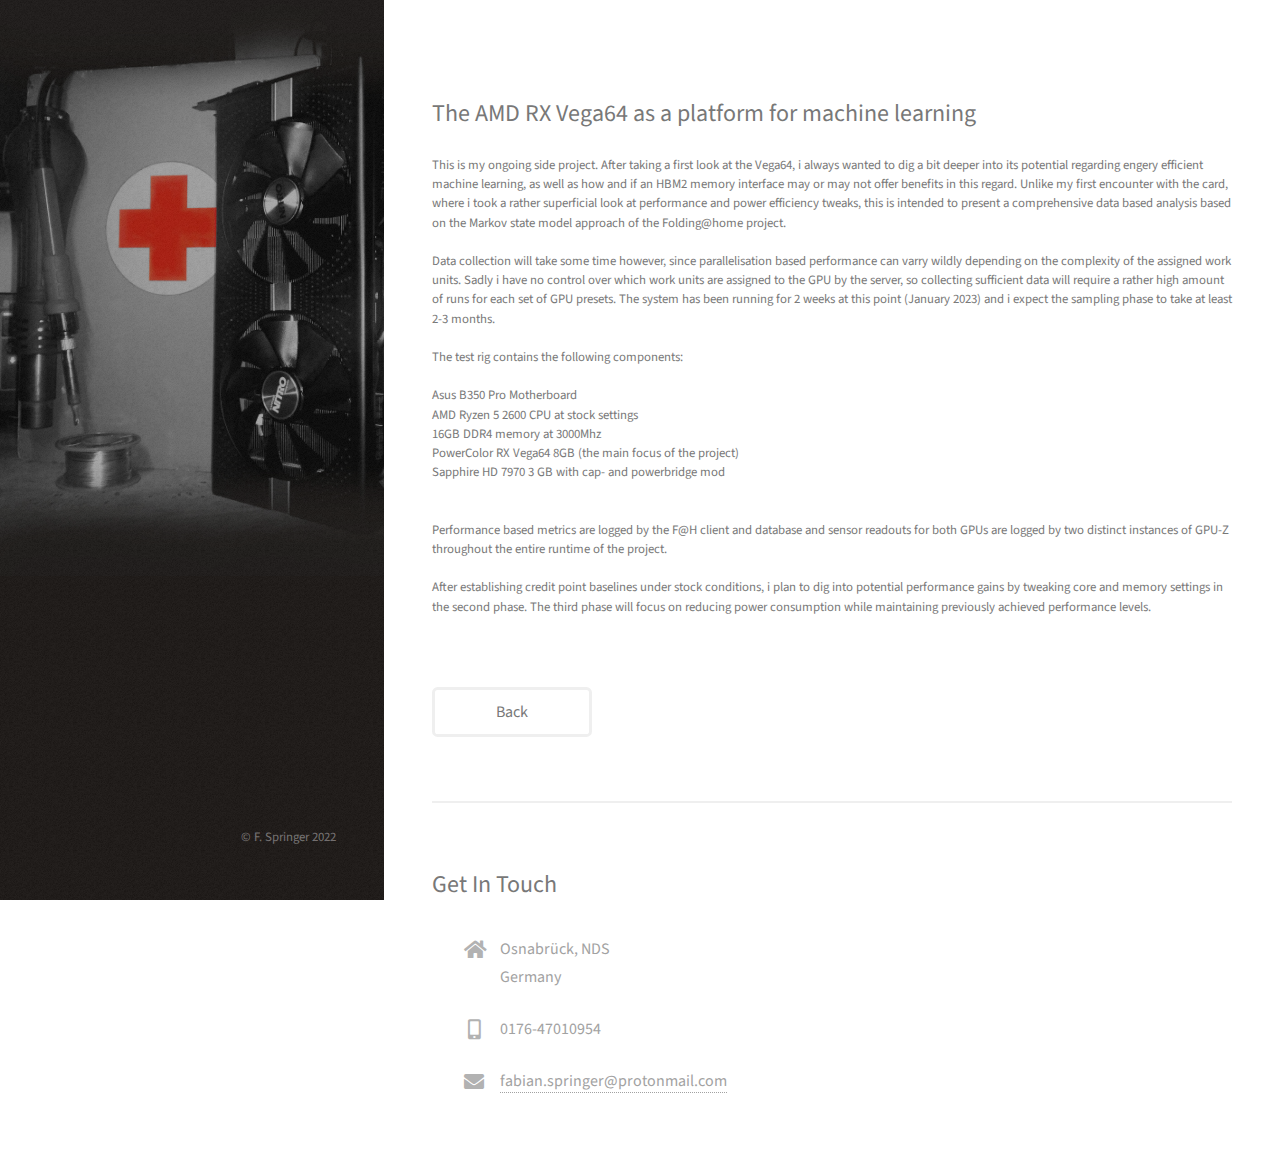
<file: 01a.html>
<!DOCTYPE HTML>
<!--
	
-->
<html>
	<head>
		<title>Fabian Springer - Portfolio</title>
		<meta charset="utf-8" />
		<meta name="viewport" content="width=device-width, initial-scale=1, user-scalable=no" />
		<link rel="stylesheet" href="assets/css/main.css" />
	</head>
	<body class="is-preload">

		<!-- Header -->
			<header id="header">
				<div class="inner">
					<a href="#" class="image avatar"><img src="images/avatar.jpg" display:none alt="" /></a>
				
		        </div>
			</header>

		<!-- Main -->
			<div id="main">

				<!-- One -->
					

				<!-- Two -->
					<section id="two">
						<h2>The AMD RX Vega64 as a platform for machine learning</h2>
						
						<h6>This is my ongoing side project. After taking a first look at the Vega64, i always wanted to dig a bit deeper into its potential regarding engery efficient machine learning, as well as how and if an HBM2 memory interface may or may not offer benefits in this regard.
							Unlike my first encounter with the card, where i took a rather superficial look at performance and power efficiency tweaks, this is intended to present a comprehensive data based analysis based on the Markov state model approach of the Folding@home project.
							<br><br>
							Data collection will take some time however, since parallelisation based performance can varry wildly depending on the complexity of the assigned work units. Sadly i have no control over which work units are assigned to the GPU by the server, so collecting sufficient data will require a rather high amount of runs for each set of GPU presets.
							The system has been running for 2 weeks at this point (January 2023) and i expect the sampling phase to take at least 2-3 months.  
							<br><br>
							The test rig contains the following components:
							<br><br>
							Asus B350 Pro Motherboard<br>
							AMD Ryzen 5 2600 CPU at stock settings<br>
							16GB DDR4 memory at 3000Mhz<br>
							PowerColor RX Vega64 8GB (the main focus of the project)<br> 
							Sapphire HD 7970 3 GB with cap- and powerbridge mod<br>
							<br><br>
							Performance based metrics are logged by the F@H client and database and sensor readouts for both GPUs are logged by two distinct instances of GPU-Z throughout the entire runtime of the project.   
							<br><br>
							After establishing credit point baselines under stock conditions, i plan to dig into potential performance gains by tweaking core and memory settings in the second phase. The third phase will focus on reducing power consumption while maintaining previously achieved performance levels.  

							
					
						
							

							<br><br>
							<div class="row">
								
							
							
							</div>
							
					
							
							<br><br>
							

							
							
						   </h6>
						
						<div class="row">
							
						</div>
						<ul class="actions">
							<li><a href="RW.html" class="button">Back</a></li>
						</ul>
					</section>

				<!-- Three -->
				<section id="three">
					<h2>Get In Touch</h2>
					<p><h6></h6></p>
					
					<div class="row">
						<div class="col-0 col-12-small">
							<form method="post" action="#">
								
							</form>
							
						</div>
						<div class="col-4 col-12-small">
							<ul class="labeled-icons">
								<li>
									<h3 class="icon solid fa-home"><span class="label">Address</span></h3>
									
									Osnabrück, NDS<br />
									Germany
								</li>
							
								<li>
									<h3 class="icon solid fa-mobile-alt"><span class="label">Phone</span></h3>
									0176-47010954
								</li>
							
								<li>
									<h3 class="icon solid fa-envelope"><span class="label">Email</span></h3>
									<a href="mailto:fabian.springer@protonmail.com">fabian.springer@protonmail.com</a>
								</li>
							</ul>
						</div>
					</div>
				</section>

				<!-- Four -->
				<!--
					<section id="four">
						<h2>Elements</h2>

						<section>
							<h4>Text</h4>
							<p>This is <b>bold</b> and this is <strong>strong</strong>. This is <i>italic</i> and this is <em>emphasized</em>.
							This is <sup>superscript</sup> text and this is <sub>subscript</sub> text.
							This is <u>underlined</u> and this is code: <code>for (;;) { ... }</code>. Finally, <a href="#">this is a link</a>.</p>
							<hr />
							<header>
								<h4>Heading with a Subtitle</h4>
								<p>Lorem ipsum dolor sit amet nullam id egestas urna aliquam</p>
							</header>
							<p>Nunc lacinia ante nunc ac lobortis. Interdum adipiscing gravida odio porttitor sem non mi integer non faucibus ornare mi ut ante amet placerat aliquet. Volutpat eu sed ante lacinia sapien lorem accumsan varius montes viverra nibh in adipiscing blandit tempus accumsan.</p>
							<header>
								<h5>Heading with a Subtitle</h5>
								<p>Lorem ipsum dolor sit amet nullam id egestas urna aliquam</p>
							</header>
							<p>Nunc lacinia ante nunc ac lobortis. Interdum adipiscing gravida odio porttitor sem non mi integer non faucibus ornare mi ut ante amet placerat aliquet. Volutpat eu sed ante lacinia sapien lorem accumsan varius montes viverra nibh in adipiscing blandit tempus accumsan.</p>
							<hr />
							<h2>Heading Level 2</h2>
							<h3>Heading Level 3</h3>
							<h4>Heading Level 4</h4>
							<h5>Heading Level 5</h5>
							<h6>Heading Level 6</h6>
							<hr />
							<h5>Blockquote</h5>
							<blockquote>Fringilla nisl. Donec accumsan interdum nisi, quis tincidunt felis sagittis eget tempus euismod. Vestibulum ante ipsum primis in faucibus vestibulum. Blandit adipiscing eu felis iaculis volutpat ac adipiscing accumsan faucibus. Vestibulum ante ipsum primis in faucibus lorem ipsum dolor sit amet nullam adipiscing eu felis.</blockquote>
							<h5>Preformatted</h5>
							<pre><code>i = 0;

while (!deck.isInOrder()) {
print 'Iteration ' + i;
deck.shuffle();
i++;
}

print 'It took ' + i + ' iterations to sort the deck.';</code></pre>
						</section>

						<section>
							<h4>Lists</h4>
							<div class="row">
								<div class="col-6 col-12-xsmall">
									<h5>Unordered</h5>
									<ul>
										<li>Dolor pulvinar etiam magna etiam.</li>
										<li>Sagittis adipiscing lorem eleifend.</li>
										<li>Felis enim feugiat dolore viverra.</li>
									</ul>
									<h5>Alternate</h5>
									<ul class="alt">
										<li>Dolor pulvinar etiam magna etiam.</li>
										<li>Sagittis adipiscing lorem eleifend.</li>
										<li>Felis enim feugiat dolore viverra.</li>
									</ul>
								</div>
								<div class="col-6 col-12-xsmall">
									<h5>Ordered</h5>
									<ol>
										<li>Dolor pulvinar etiam magna etiam.</li>
										<li>Etiam vel felis at lorem sed viverra.</li>
										<li>Felis enim feugiat dolore viverra.</li>
										<li>Dolor pulvinar etiam magna etiam.</li>
										<li>Etiam vel felis at lorem sed viverra.</li>
										<li>Felis enim feugiat dolore viverra.</li>
									</ol>
									<h5>Icons</h5>
									<ul class="icons">
										<li><a href="#" class="icon brands fa-twitter"><span class="label">Twitter</span></a></li>
										<li><a href="#" class="icon brands fa-facebook-f"><span class="label">Facebook</span></a></li>
										<li><a href="#" class="icon brands fa-instagram"><span class="label">Instagram</span></a></li>
										<li><a href="#" class="icon brands fa-github"><span class="label">Github</span></a></li>
										<li><a href="#" class="icon brands fa-dribbble"><span class="label">Dribbble</span></a></li>
										<li><a href="#" class="icon brands fa-tumblr"><span class="label">Tumblr</span></a></li>
									</ul>
								</div>
							</div>
							<h5>Actions</h5>
							<ul class="actions">
								<li><a href="#" class="button primary">Default</a></li>
								<li><a href="#" class="button">Default</a></li>
							</ul>
							<ul class="actions small">
								<li><a href="#" class="button primary small">Small</a></li>
								<li><a href="#" class="button small">Small</a></li>
							</ul>
							<div class="row">
								<div class="col-6 col-12-small">
									<ul class="actions stacked">
										<li><a href="#" class="button primary">Default</a></li>
										<li><a href="#" class="button">Default</a></li>
									</ul>
								</div>
								<div class="col-6 col-12-small">
									<ul class="actions stacked">
										<li><a href="#" class="button primary small">Small</a></li>
										<li><a href="#" class="button small">Small</a></li>
									</ul>
								</div>
								<div class="col-6 col-12-small">
									<ul class="actions stacked">
										<li><a href="#" class="button primary fit">Default</a></li>
										<li><a href="#" class="button fit">Default</a></li>
									</ul>
								</div>
								<div class="col-6 col-12-small">
									<ul class="actions stacked">
										<li><a href="#" class="button primary small fit">Small</a></li>
										<li><a href="#" class="button small fit">Small</a></li>
									</ul>
								</div>
							</div>
						</section>

						<section>
							<h4>Table</h4>
							<h5>Default</h5>
							<div class="table-wrapper">
								<table>
									<thead>
										<tr>
											<th>Name</th>
											<th>Description</th>
											<th>Price</th>
										</tr>
									</thead>
									<tbody>
										<tr>
											<td>Item One</td>
											<td>Ante turpis integer aliquet porttitor.</td>
											<td>29.99</td>
										</tr>
										<tr>
											<td>Item Two</td>
											<td>Vis ac commodo adipiscing arcu aliquet.</td>
											<td>19.99</td>
										</tr>
										<tr>
											<td>Item Three</td>
											<td> Morbi faucibus arcu accumsan lorem.</td>
											<td>29.99</td>
										</tr>
										<tr>
											<td>Item Four</td>
											<td>Vitae integer tempus condimentum.</td>
											<td>19.99</td>
										</tr>
										<tr>
											<td>Item Five</td>
											<td>Ante turpis integer aliquet porttitor.</td>
											<td>29.99</td>
										</tr>
									</tbody>
									<tfoot>
										<tr>
											<td colspan="2"></td>
											<td>100.00</td>
										</tr>
									</tfoot>
								</table>
							</div>

							<h5>Alternate</h5>
							<div class="table-wrapper">
								<table class="alt">
									<thead>
										<tr>
											<th>Name</th>
											<th>Description</th>
											<th>Price</th>
										</tr>
									</thead>
									<tbody>
										<tr>
											<td>Item One</td>
											<td>Ante turpis integer aliquet porttitor.</td>
											<td>29.99</td>
										</tr>
										<tr>
											<td>Item Two</td>
											<td>Vis ac commodo adipiscing arcu aliquet.</td>
											<td>19.99</td>
										</tr>
										<tr>
											<td>Item Three</td>
											<td> Morbi faucibus arcu accumsan lorem.</td>
											<td>29.99</td>
										</tr>
										<tr>
											<td>Item Four</td>
											<td>Vitae integer tempus condimentum.</td>
											<td>19.99</td>
										</tr>
										<tr>
											<td>Item Five</td>
											<td>Ante turpis integer aliquet porttitor.</td>
											<td>29.99</td>
										</tr>
									</tbody>
									<tfoot>
										<tr>
											<td colspan="2"></td>
											<td>100.00</td>
										</tr>
									</tfoot>
								</table>
							</div>
						</section>

						<section>
							<h4>Buttons</h4>
							<ul class="actions">
								<li><a href="#" class="button primary">Primary</a></li>
								<li><a href="#" class="button">Default</a></li>
							</ul>
							<ul class="actions">
								<li><a href="#" class="button large">Large</a></li>
								<li><a href="#" class="button">Default</a></li>
								<li><a href="#" class="button small">Small</a></li>
							</ul>
							<ul class="actions fit">
								<li><a href="#" class="button primary fit">Fit</a></li>
								<li><a href="#" class="button fit">Fit</a></li>
							</ul>
							<ul class="actions fit small">
								<li><a href="#" class="button primary fit small">Fit + Small</a></li>
								<li><a href="#" class="button fit small">Fit + Small</a></li>
							</ul>
							<ul class="actions">
								<li><a href="#" class="button primary icon solid fa-download">Icon</a></li>
								<li><a href="#" class="button icon solid fa-download">Icon</a></li>
							</ul>
							<ul class="actions">
								<li><span class="button primary disabled">Primary</span></li>
								<li><span class="button disabled">Default</span></li>
							</ul>
						</section>

						<section>
							<h4>Form</h4>
							<form method="post" action="#">
								<div class="row gtr-uniform gtr-50">
									<div class="col-6 col-12-xsmall">
										<input type="text" name="demo-name" id="demo-name" value="" placeholder="Name" />
									</div>
									<div class="col-6 col-12-xsmall">
										<input type="email" name="demo-email" id="demo-email" value="" placeholder="Email" />
									</div>
									<div class="col-12">
										<select name="demo-category" id="demo-category">
											<option value="">- Category -</option>
											<option value="1">Manufacturing</option>
											<option value="1">Shipping</option>
											<option value="1">Administration</option>
											<option value="1">Human Resources</option>
										</select>
									</div>
									<div class="col-4 col-12-small">
										<input type="radio" id="demo-priority-low" name="demo-priority" checked>
										<label for="demo-priority-low">Low Priority</label>
									</div>
									<div class="col-4 col-12-small">
										<input type="radio" id="demo-priority-normal" name="demo-priority">
										<label for="demo-priority-normal">Normal Priority</label>
									</div>
									<div class="col-4 col-12-small">
										<input type="radio" id="demo-priority-high" name="demo-priority">
										<label for="demo-priority-high">High Priority</label>
									</div>
									<div class="col-6 col-12-small">
										<input type="checkbox" id="demo-copy" name="demo-copy">
										<label for="demo-copy">Email me a copy of this message</label>
									</div>
									<div class="col-6 col-12-small">
										<input type="checkbox" id="demo-human" name="demo-human" checked>
										<label for="demo-human">I am a human and not a robot</label>
									</div>
									<div class="col-12">
										<textarea name="demo-message" id="demo-message" placeholder="Enter your message" rows="6"></textarea>
									</div>
									<div class="col-12">
										<ul class="actions">
											<li><input type="submit" value="Send Message" class="primary" /></li>
											<li><input type="reset" value="Reset" /></li>
										</ul>
									</div>
								</div>
							</form>
						</section>

						<section>
							<h4>Image</h4>
							<h5>Fit</h5>
							<div class="box alt">
								<div class="row gtr-50 gtr-uniform">
									<div class="col-12"><span class="image fit"><img src="images/fulls/05.jpg" alt="" /></span></div>
									<div class="col-4"><span class="image fit"><img src="images/thumbs/01.jpg" alt="" /></span></div>
									<div class="col-4"><span class="image fit"><img src="images/thumbs/02.jpg" alt="" /></span></div>
									<div class="col-4"><span class="image fit"><img src="images/thumbs/03.jpg" alt="" /></span></div>
									<div class="col-4"><span class="image fit"><img src="images/thumbs/04.jpg" alt="" /></span></div>
									<div class="col-4"><span class="image fit"><img src="images/thumbs/05.jpg" alt="" /></span></div>
									<div class="col-4"><span class="image fit"><img src="images/thumbs/06.jpg" alt="" /></span></div>
									<div class="col-4"><span class="image fit"><img src="images/thumbs/03.jpg" alt="" /></span></div>
									<div class="col-4"><span class="image fit"><img src="images/thumbs/02.jpg" alt="" /></span></div>
									<div class="col-4"><span class="image fit"><img src="images/thumbs/01.jpg" alt="" /></span></div>
								</div>
							</div>
							<h5>Left &amp; Right</h5>
							<p><span class="image left"><img src="images/avatar.jpg" alt="" /></span>Fringilla nisl. Donec accumsan interdum nisi, quis tincidunt felis sagittis eget. tempus euismod. Vestibulum ante ipsum primis in faucibus vestibulum. Blandit adipiscing eu felis iaculis volutpat ac adipiscing accumsan eu faucibus. Integer ac pellentesque praesent tincidunt felis sagittis eget. tempus euismod. Vestibulum ante ipsum primis in faucibus vestibulum. Blandit adipiscing eu felis iaculis volutpat ac adipiscing accumsan eu faucibus. Integer ac pellentesque praesent. Donec accumsan interdum nisi, quis tincidunt felis sagittis eget. tempus euismod. Vestibulum ante ipsum primis in faucibus vestibulum. Blandit adipiscing eu felis iaculis volutpat ac adipiscing accumsan eu faucibus. Integer ac pellentesque praesent tincidunt felis sagittis eget. tempus euismod. Vestibulum ante ipsum primis in faucibus vestibulum. Blandit adipiscing eu felis iaculis volutpat ac adipiscing accumsan eu faucibus. Integer ac pellentesque praesent.</p>
							<p><span class="image right"><img src="images/avatar.jpg" alt="" /></span>Fringilla nisl. Donec accumsan interdum nisi, quis tincidunt felis sagittis eget. tempus euismod. Vestibulum ante ipsum primis in faucibus vestibulum. Blandit adipiscing eu felis iaculis volutpat ac adipiscing accumsan eu faucibus. Integer ac pellentesque praesent tincidunt felis sagittis eget. tempus euismod. Vestibulum ante ipsum primis in faucibus vestibulum. Blandit adipiscing eu felis iaculis volutpat ac adipiscing accumsan eu faucibus. Integer ac pellentesque praesent. Donec accumsan interdum nisi, quis tincidunt felis sagittis eget. tempus euismod. Vestibulum ante ipsum primis in faucibus vestibulum. Blandit adipiscing eu felis iaculis volutpat ac adipiscing accumsan eu faucibus. Integer ac pellentesque praesent tincidunt felis sagittis eget. tempus euismod. Vestibulum ante ipsum primis in faucibus vestibulum. Blandit adipiscing eu felis iaculis volutpat ac adipiscing accumsan eu faucibus. Integer ac pellentesque praesent.</p>
						</section>

					</section>
				-->

			</div>

		<!-- Footer -->
			<footer id="footer">
				<div class="inner">
					<ul class="icons">
					
					</ul>
					<ul class="copyright">
						<li>&copy; F. Springer 2022</li><li></a></li>
					</ul>
				</div>
			</footer>

		<!-- Scripts -->
			<script src="assets/js/jquery.min.js"></script>
			<script src="assets/js/jquery.poptrox.min.js"></script>
			<script src="assets/js/browser.min.js"></script>
			<script src="assets/js/breakpoints.min.js"></script>
			<script src="assets/js/util.js"></script>
			<script src="assets/js/main.js"></script>

	</body>
</html>
</file>
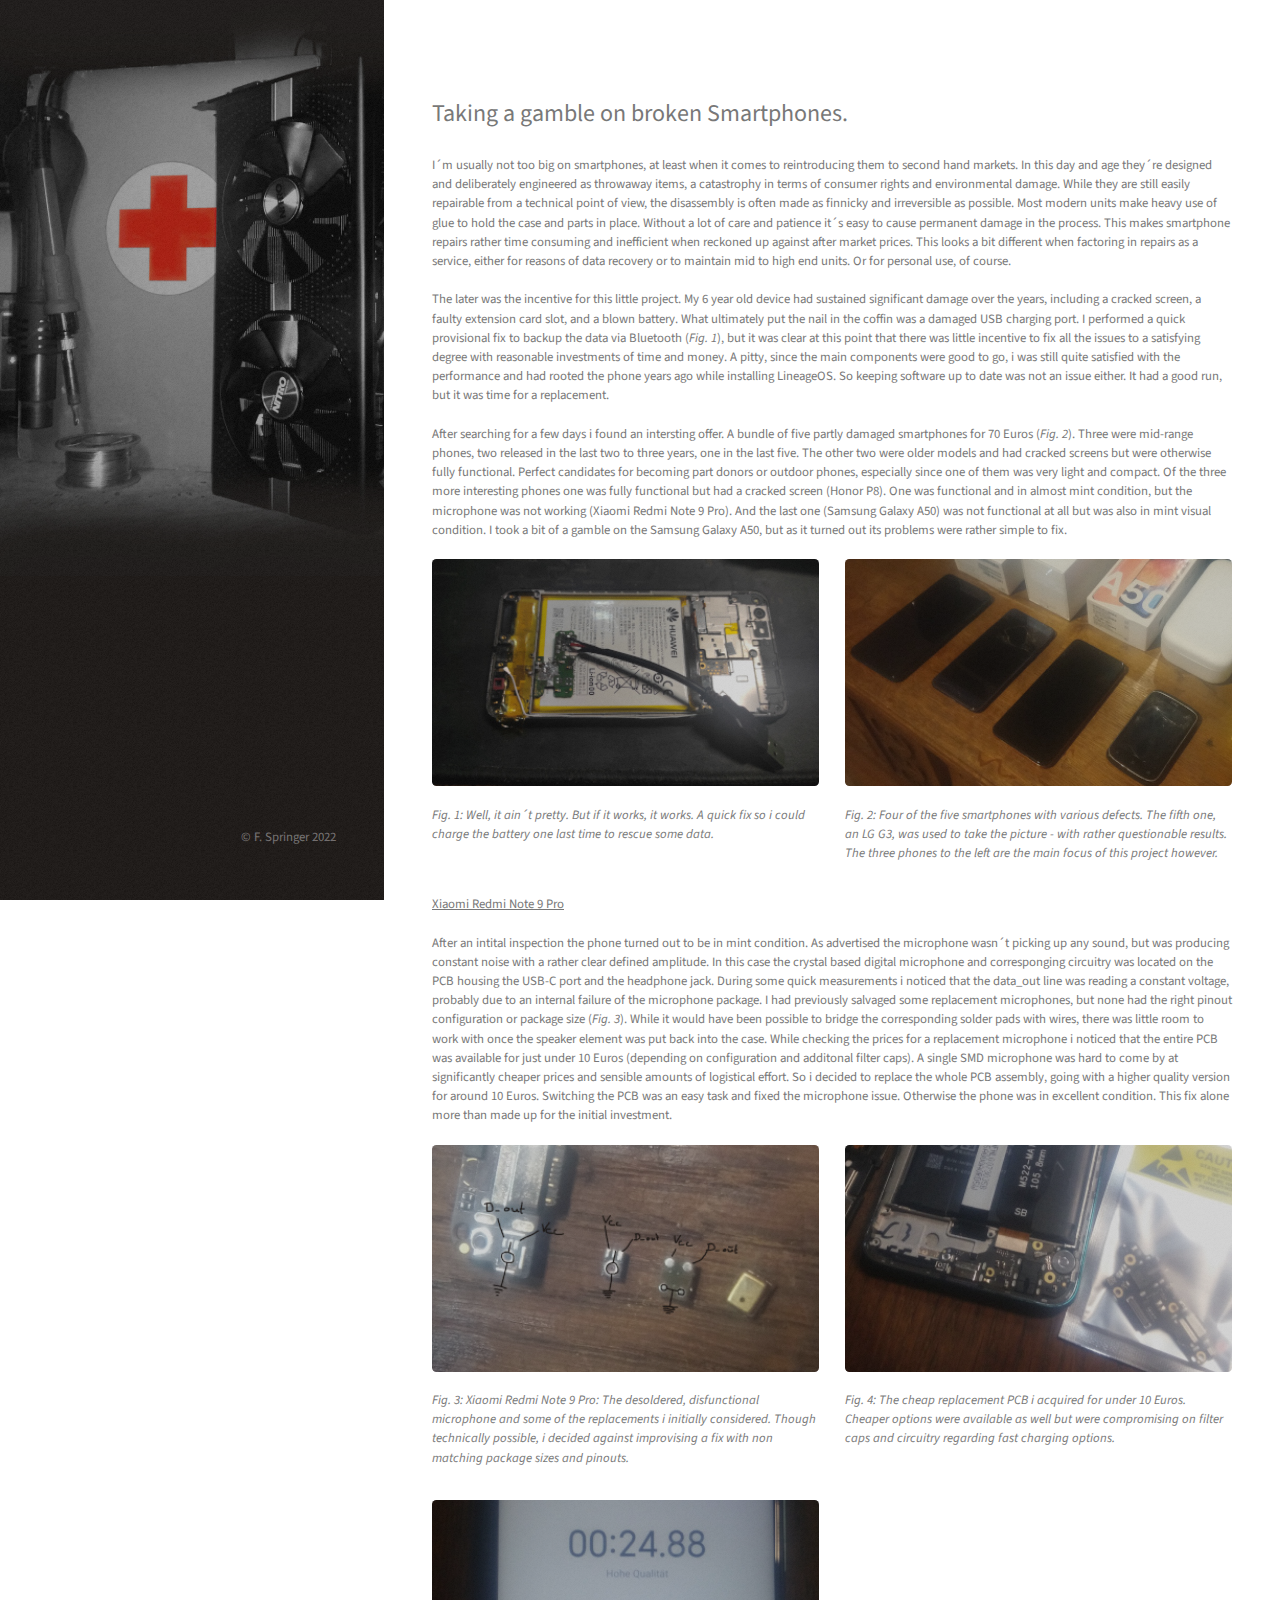
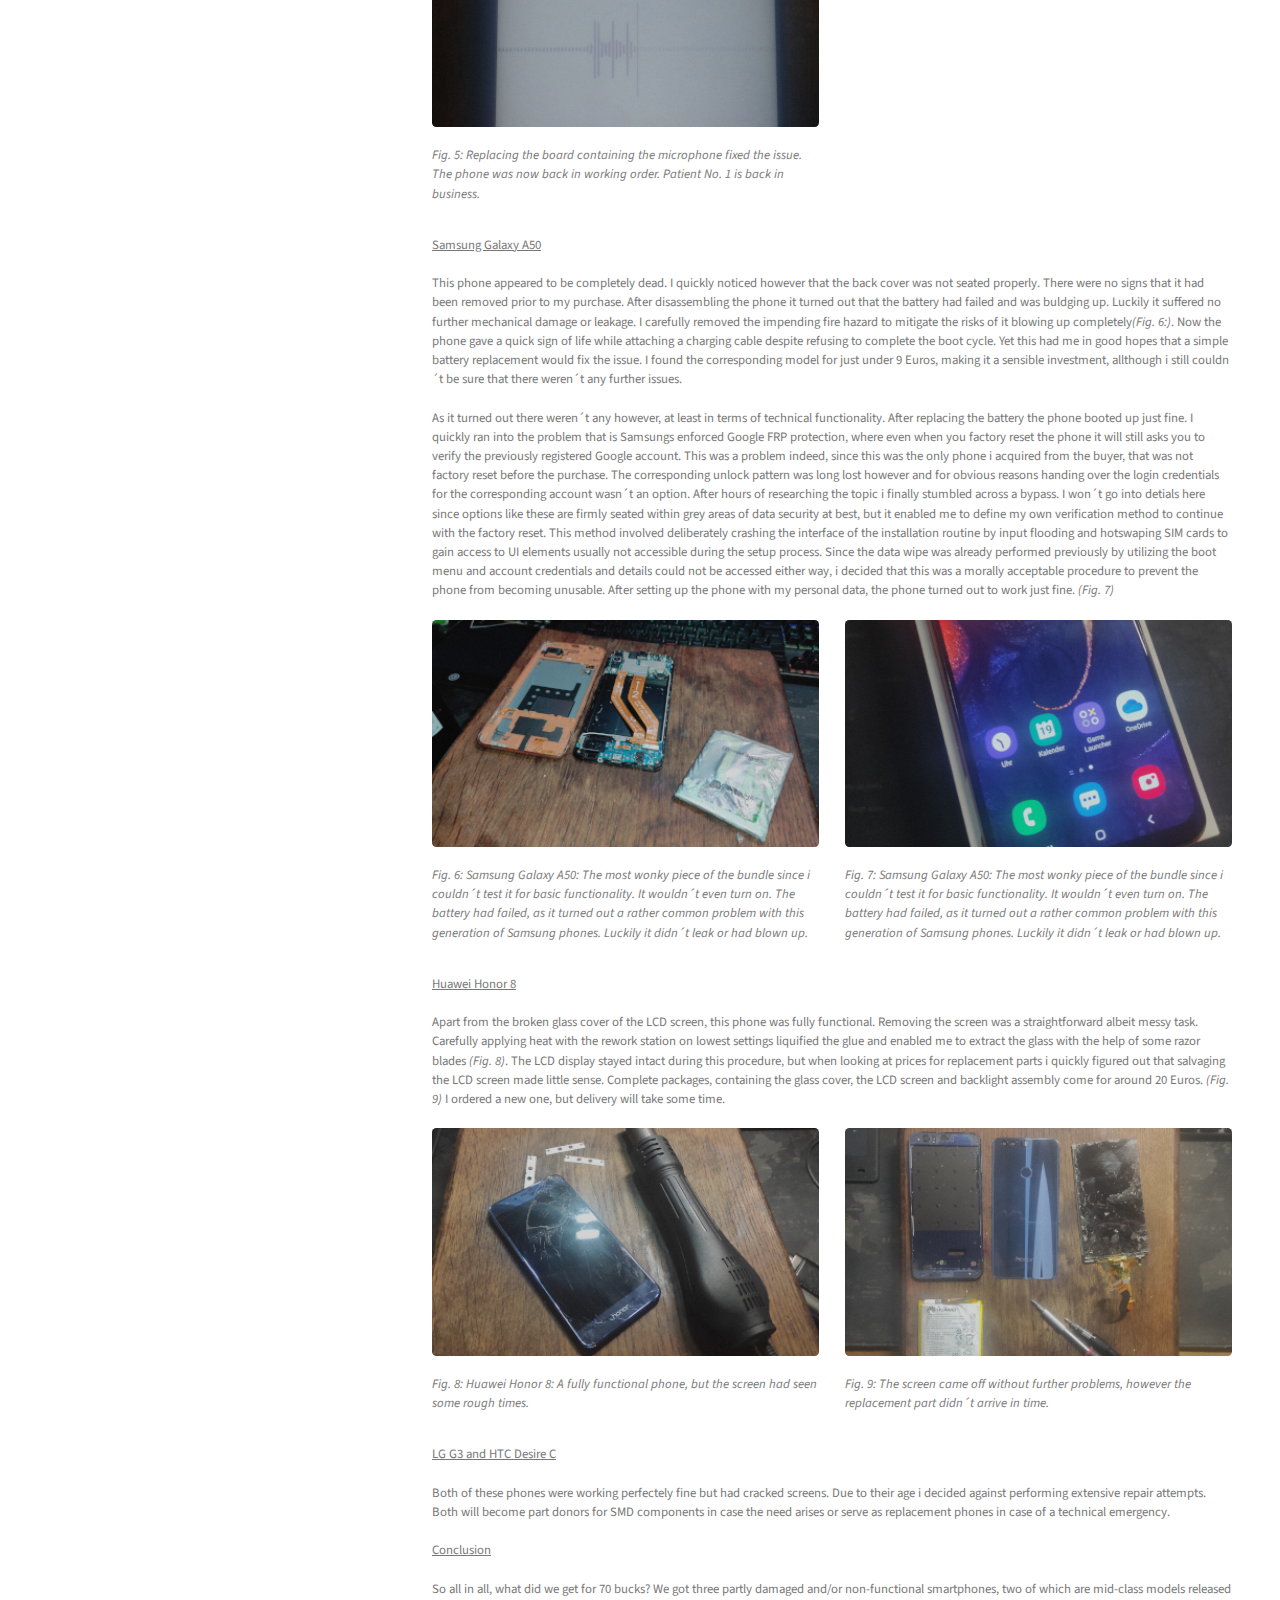
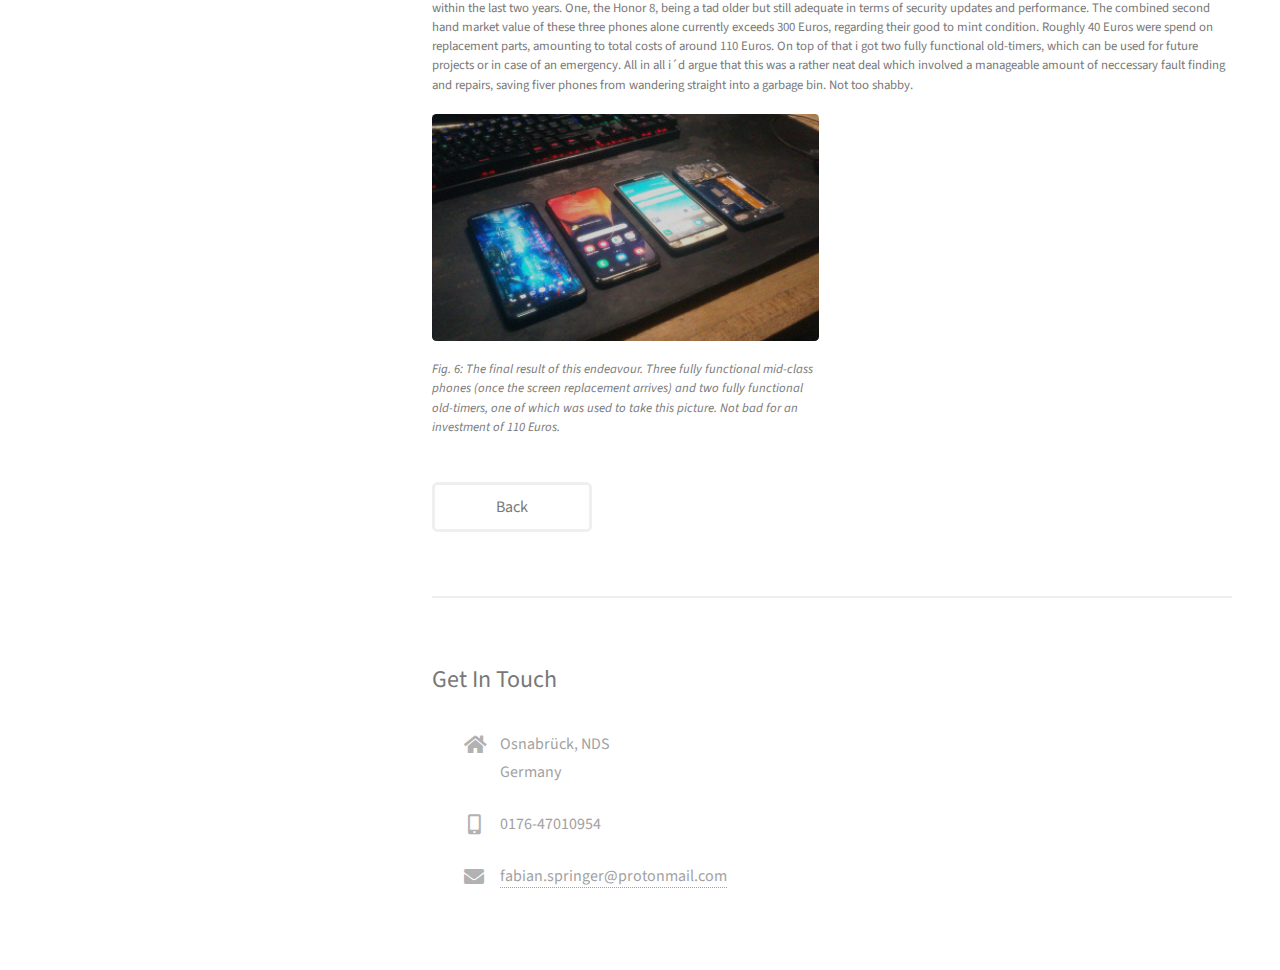
<file: 01b.html>
<!DOCTYPE HTML>
<!--
	
-->
<html>
	<head>
		<title>Fabian Springer - Portfolio</title>
		<meta charset="utf-8" />
		<meta name="viewport" content="width=device-width, initial-scale=1, user-scalable=no" />
		<link rel="stylesheet" href="assets/css/main.css" />
	</head>
	<body class="is-preload">

		<!-- Header -->
			<header id="header">
				<div class="inner">
					<a href="#" class="image avatar"><img src="images/avatar.jpg" display:none alt="" /></a>
				
		        </div>
			</header>

		<!-- Main -->
			<div id="main">

				<!-- One -->
					

				<!-- Two -->
					<section id="two">
						<h2>Taking a gamble on broken Smartphones.</h2>
						
						<h6>I´m usually not too big on smartphones, at least when it comes to reintroducing them to second hand markets. In this day and age they´re designed and deliberately engineered as throwaway items, a catastrophy in terms of consumer rights and environmental damage. While they are still easily repairable from a technical point of view, the disassembly is often made as finnicky and irreversible as possible. Most modern units make heavy use of glue to hold the case and parts in place. Without a lot of care and patience it´s easy to cause permanent damage in the process. This makes smartphone repairs rather time consuming and inefficient when reckoned up against after market prices.
							This looks a bit different when factoring in repairs as a service, either for reasons of data recovery or to maintain mid to high end units. Or for personal use, of course.    
							<br><br>
							The later was the incentive for this little project. My 6 year old device had sustained significant damage over the years, including a cracked screen, a faulty extension card slot, and a blown battery. What ultimately put the nail in the coffin was a damaged USB charging port. I performed a quick provisional fix to backup the data via Bluetooth (<i>Fig. 1</i>), but it was clear at this point that there was little incentive to fix all the issues to a satisfying degree with reasonable investments of time and money. A pitty, since the main components were good to go, i was still quite satisfied with the performance and had rooted the phone years ago while installing LineageOS. So keeping software up to date was not an issue either. It had a good run, but it was time for a replacement.
							<br><br>
							After searching for a few days i found an intersting offer. A bundle of five partly damaged smartphones for 70 Euros (<i>Fig. 2</i>). Three were mid-range phones, two released in the last two to three years, one in the last five. The other two were older models and had cracked screens but were otherwise fully functional. Perfect candidates for becoming part donors or outdoor phones, especially since one of them was very light and compact. Of the three more interesting phones one was fully functional but had a cracked screen (Honor P8). One was functional and in almost mint condition, but the microphone was not working (Xiaomi Redmi Note 9 Pro). And the last one (Samsung Galaxy A50) was not functional at all but was also in mint visual condition. I took a bit of a gamble on the Samsung Galaxy A50, but as it turned out its problems were rather simple to fix.
							<br><br>
							<div class="row">
								<article class="col-6 col-12-xsmall work-item">
									<a href="images/fulls/sp1.jpg" class="image fit thumb"><img src="images/thumbs/sp1.jpg" alt="" /></a>
									<h3><i>Fig. 1: Well, it ain´t pretty. But if it works, it works. A quick fix so i could charge the battery one last time to rescue some data.</i></h3>
							</article>
							<article class="col-6 col-12-xsmall work-item">
								<a href="images/fulls/sp2.jpg" class="image fit thumb"><img src="images/thumbs/sp2.jpg" alt="" /></a>
								<h3><i>Fig. 2: Four of the five smartphones with various defects. The fifth one, an LG G3, was used to take the picture - with rather questionable results. The three phones to the left are the main focus of this project however.</i></h3>
							
							</article>
							</div>
							
							<u>Xiaomi Redmi Note 9 Pro</u><br><br>
							After an intital inspection the phone turned out to be in mint condition. As advertised the microphone wasn´t picking up any sound, but was producing constant noise with a rather clear defined amplitude. In this case the crystal based digital microphone and corresponging circuitry was located on the PCB housing the USB-C port and the headphone jack. During some quick measurements i noticed that the data_out line was reading a constant voltage, probably due to an internal failure of the microphone package. I had previously salvaged some replacement microphones, but none had the right pinout configuration or package size (<i>Fig. 3</i>). While it would have been possible to bridge the corresponding solder pads with wires, there was little room to work with once the speaker element was put back into the case. While checking the prices for a replacement microphone i noticed that the entire PCB was available for just under 10 Euros (depending on configuration and additonal filter caps). A single SMD microphone was hard to come by at significantly cheaper prices and sensible amounts of logistical effort. So i decided to replace the whole PCB assembly, going with a higher quality version for around 10 Euros. Switching the PCB was an easy task and fixed the microphone issue. Otherwise the phone was in excellent condition. This fix alone more than made up for the initial investment.    
							<br><br>
							<div class="row">
							<article class="col-6 col-12-xsmall work-item">
								<a href="images/fulls/sp3.jpg" class="image fit thumb"><img src="images/thumbs/sp3.jpg" alt="" /></a>
								<h3><i>Fig. 3: Xiaomi Redmi Note 9 Pro: The desoldered, disfunctional microphone and some of the replacements i initially considered. Though technically possible, i decided against improvising a fix with non matching package sizes and pinouts. </i></h3>
								
							</article>
							<article class="col-6 col-12-xsmall work-item">
								<a href="images/fulls/sp4.jpg" class="image fit thumb"><img src="images/thumbs/sp4.jpg" alt="" /></a>
								<h3><i>Fig. 4: The cheap replacement PCB i acquired for under 10 Euros. Cheaper options were available as well but were compromising on filter caps and circuitry regarding fast charging options.</i></h3>
								
							</article>	
							<article class="col-6 col-12-xsmall work-item">
								<a href="images/fulls/sp6.jpg" class="image fit thumb"><img src="images/thumbs/sp6.jpg" alt="" /></a>
								<h3><i>Fig. 5: Replacing the board containing the microphone fixed the issue. The phone was now back in working order. Patient No. 1 is back in business. </i></h3>
								
							</article>	
							
							</div>

							
							<u>Samsung Galaxy A50</u><br><br>
							This phone appeared to be completely dead. I quickly noticed however that the back cover was not seated properly. There were no signs that it had been removed prior to my purchase. After disassembling the phone it turned out that the battery had failed and was buldging up. Luckily it suffered no further mechanical damage or leakage. I carefully removed the impending fire hazard to mitigate the risks of it blowing up completely<i>(Fig. 6:)</i>. Now the phone gave a quick sign of life while attaching a charging cable despite refusing to complete the boot cycle. Yet this had me in good hopes that a simple battery replacement would fix the issue. I found the corresponding model for just under 9 Euros, making it a sensible investment, allthough i still couldn´t be sure that there weren´t any further issues.
							<br><br>
							As it turned out there weren´t any however, at least in terms of technical functionality. After replacing the battery the phone booted up just fine. I quickly ran into the problem that is Samsungs enforced Google FRP protection, where even when you factory reset the phone it will still asks you to verify the previously registered Google account. This was a problem indeed, since this was the only phone i acquired from the buyer, that was not factory reset before the purchase. The corresponding unlock pattern was long lost however and for obvious reasons handing over the login credentials for the corresponding account wasn´t an option. After hours of researching the topic i finally stumbled across a bypass. I won´t go into detials here since options like these are firmly seated within grey areas of data security at best, but it enabled me to define my own verification method to continue with the factory reset. This method involved deliberately crashing the interface of the installation routine by input flooding and hotswaping SIM cards to gain access to UI elements usually not accessible during the setup process.
							Since the data wipe was already performed previously by utilizing the boot menu and account credentials and details could not be accessed either way, i decided that this was a morally acceptable procedure to prevent the phone from becoming unusable. After setting up the phone with my personal data, the phone turned out to work just fine. <i>(Fig. 7)</i>
							<br><br>
							<div class="row">
								<article class="col-6 col-12-xsmall work-item">
									<a href="images/fulls/sp5.jpg" class="image fit thumb"><img src="images/thumbs/sp5.jpg" alt="" /></a>
									<h3><i>Fig. 6: Samsung Galaxy A50: The most wonky piece of the bundle since i couldn´t test it for basic functionality. It wouldn´t even turn on. The battery had failed, as it turned out a rather common problem with this generation of Samsung phones. Luckily it didn´t leak or had blown up.  </i></h3>
									
								</article>	
								<article class="col-6 col-12-xsmall work-item">
									<a href="images/fulls/sp7.jpg" class="image fit thumb"><img src="images/thumbs/sp7.jpg" alt="" /></a>
									<h3><i>Fig. 7: Samsung Galaxy A50: The most wonky piece of the bundle since i couldn´t test it for basic functionality. It wouldn´t even turn on. The battery had failed, as it turned out a rather common problem with this generation of Samsung phones. Luckily it didn´t leak or had blown up.  </i></h3>
									
								</article>	
							</div>
							<u>Huawei Honor 8</u><br><br>
							Apart from the broken glass cover of the LCD screen, this phone was fully functional. Removing the screen was a straightforward albeit messy task. Carefully applying heat with the rework station on lowest settings liquified the glue and enabled me to extract the glass with the help of some razor blades <i>(Fig. 8)</i>. The LCD display stayed intact during this procedure, but when looking at prices for replacement parts i quickly figured out that salvaging the LCD screen made little sense. Complete packages, containing the glass cover, the LCD screen and backlight assembly come for around 20 Euros. <i>(Fig. 9)</i> I ordered a new one, but delivery will take some time. 
							<br><br>
							<div class="row">
								<article class="col-6 col-12-xsmall work-item">
									<a href="images/fulls/sp8.jpg" class="image fit thumb"><img src="images/thumbs/sp8.jpg" alt="" /></a>
									<h3><i>Fig. 8: Huawei Honor 8: A fully functional phone, but the screen had seen some rough times.  </i></h3>
									
								</article>	
								<article class="col-6 col-12-xsmall work-item">
									<a href="images/fulls/sp9.jpg" class="image fit thumb"><img src="images/thumbs/sp9.jpg" alt="" /></a>
									<h3><i>Fig. 9: The screen came off without further problems, however the replacement part didn´t arrive in time.  </i></h3>
									
								</article>	
							</div>
					
							<u>LG G3 and HTC Desire C</u><br><br>
							Both of these phones were working perfectely fine but had cracked screens. Due to their age i decided against performing extensive repair attempts. Both will become part donors for SMD components in case the need arises or serve as replacement phones in case of a technical emergency.   
							<br><br>
							<u>Conclusion</u><br><br>
							So all in all, what did we get for 70 bucks? We got three partly damaged and/or non-functional smartphones, two of which are mid-class models released within the last two years. One, the Honor 8, being a tad older but still adequate in terms of security updates and performance. The combined second hand market value of these three phones alone currently exceeds 300 Euros, regarding their good to mint condition. Roughly 40 Euros were spend on replacement parts, amounting to total costs of around 110 Euros. On top of that i got two fully functional old-timers, which can be used for future projects or in case of an emergency. All in all i´d argue that this was a rather neat deal which involved a manageable amount of neccessary fault finding and repairs, saving fiver phones from wandering straight into a garbage bin. Not too shabby.    
							<BR><BR>
								<div class="row">
									<article class="col-6 col-12-xsmall work-item">
										<a href="images/fulls/spf.jpg" class="image fit thumb"><img src="images/thumbs/spf.jpg" alt="" /></a>
										<h3><i>Fig. 6: The final result of this endeavour. Three fully functional mid-class phones (once the screen replacement arrives) and two fully functional old-timers, one of which was used to take this picture. Not bad for an investment of 110 Euros.</i></h3>
										
									</article>	
								</div>
						
							
					
							
						
							

							
							
						   </h6>
						
						<div class="row">
							
						</div>
						<ul class="actions">
							<li><a href="RW.html" class="button">Back</a></li>
						</ul>
					</section>

				<!-- Three -->
				<section id="three">
					<h2>Get In Touch</h2>
					<p><h6></h6></p>
					
					<div class="row">
						<div class="col-0 col-12-small">
							<form method="post" action="#">
								
							</form>
							
						</div>
						<div class="col-4 col-12-small">
							<ul class="labeled-icons">
								<li>
									<h3 class="icon solid fa-home"><span class="label">Address</span></h3>
									
									Osnabrück, NDS<br />
									Germany
								</li>
							
								<li>
									<h3 class="icon solid fa-mobile-alt"><span class="label">Phone</span></h3>
									0176-47010954
								</li>
							
								<li>
									<h3 class="icon solid fa-envelope"><span class="label">Email</span></h3>
									<a href="mailto:fabian.springer@protonmail.com">fabian.springer@protonmail.com</a>
								</li>
							</ul>
						</div>
					</div>
				</section>

				<!-- Four -->
				<!--
					<section id="four">
						<h2>Elements</h2>

						<section>
							<h4>Text</h4>
							<p>This is <b>bold</b> and this is <strong>strong</strong>. This is <i>italic</i> and this is <em>emphasized</em>.
							This is <sup>superscript</sup> text and this is <sub>subscript</sub> text.
							This is <u>underlined</u> and this is code: <code>for (;;) { ... }</code>. Finally, <a href="#">this is a link</a>.</p>
							<hr />
							<header>
								<h4>Heading with a Subtitle</h4>
								<p>Lorem ipsum dolor sit amet nullam id egestas urna aliquam</p>
							</header>
							<p>Nunc lacinia ante nunc ac lobortis. Interdum adipiscing gravida odio porttitor sem non mi integer non faucibus ornare mi ut ante amet placerat aliquet. Volutpat eu sed ante lacinia sapien lorem accumsan varius montes viverra nibh in adipiscing blandit tempus accumsan.</p>
							<header>
								<h5>Heading with a Subtitle</h5>
								<p>Lorem ipsum dolor sit amet nullam id egestas urna aliquam</p>
							</header>
							<p>Nunc lacinia ante nunc ac lobortis. Interdum adipiscing gravida odio porttitor sem non mi integer non faucibus ornare mi ut ante amet placerat aliquet. Volutpat eu sed ante lacinia sapien lorem accumsan varius montes viverra nibh in adipiscing blandit tempus accumsan.</p>
							<hr />
							<h2>Heading Level 2</h2>
							<h3>Heading Level 3</h3>
							<h4>Heading Level 4</h4>
							<h5>Heading Level 5</h5>
							<h6>Heading Level 6</h6>
							<hr />
							<h5>Blockquote</h5>
							<blockquote>Fringilla nisl. Donec accumsan interdum nisi, quis tincidunt felis sagittis eget tempus euismod. Vestibulum ante ipsum primis in faucibus vestibulum. Blandit adipiscing eu felis iaculis volutpat ac adipiscing accumsan faucibus. Vestibulum ante ipsum primis in faucibus lorem ipsum dolor sit amet nullam adipiscing eu felis.</blockquote>
							<h5>Preformatted</h5>
							<pre><code>i = 0;

while (!deck.isInOrder()) {
print 'Iteration ' + i;
deck.shuffle();
i++;
}

print 'It took ' + i + ' iterations to sort the deck.';</code></pre>
						</section>

						<section>
							<h4>Lists</h4>
							<div class="row">
								<div class="col-6 col-12-xsmall">
									<h5>Unordered</h5>
									<ul>
										<li>Dolor pulvinar etiam magna etiam.</li>
										<li>Sagittis adipiscing lorem eleifend.</li>
										<li>Felis enim feugiat dolore viverra.</li>
									</ul>
									<h5>Alternate</h5>
									<ul class="alt">
										<li>Dolor pulvinar etiam magna etiam.</li>
										<li>Sagittis adipiscing lorem eleifend.</li>
										<li>Felis enim feugiat dolore viverra.</li>
									</ul>
								</div>
								<div class="col-6 col-12-xsmall">
									<h5>Ordered</h5>
									<ol>
										<li>Dolor pulvinar etiam magna etiam.</li>
										<li>Etiam vel felis at lorem sed viverra.</li>
										<li>Felis enim feugiat dolore viverra.</li>
										<li>Dolor pulvinar etiam magna etiam.</li>
										<li>Etiam vel felis at lorem sed viverra.</li>
										<li>Felis enim feugiat dolore viverra.</li>
									</ol>
									<h5>Icons</h5>
									<ul class="icons">
										<li><a href="#" class="icon brands fa-twitter"><span class="label">Twitter</span></a></li>
										<li><a href="#" class="icon brands fa-facebook-f"><span class="label">Facebook</span></a></li>
										<li><a href="#" class="icon brands fa-instagram"><span class="label">Instagram</span></a></li>
										<li><a href="#" class="icon brands fa-github"><span class="label">Github</span></a></li>
										<li><a href="#" class="icon brands fa-dribbble"><span class="label">Dribbble</span></a></li>
										<li><a href="#" class="icon brands fa-tumblr"><span class="label">Tumblr</span></a></li>
									</ul>
								</div>
							</div>
							<h5>Actions</h5>
							<ul class="actions">
								<li><a href="#" class="button primary">Default</a></li>
								<li><a href="#" class="button">Default</a></li>
							</ul>
							<ul class="actions small">
								<li><a href="#" class="button primary small">Small</a></li>
								<li><a href="#" class="button small">Small</a></li>
							</ul>
							<div class="row">
								<div class="col-6 col-12-small">
									<ul class="actions stacked">
										<li><a href="#" class="button primary">Default</a></li>
										<li><a href="#" class="button">Default</a></li>
									</ul>
								</div>
								<div class="col-6 col-12-small">
									<ul class="actions stacked">
										<li><a href="#" class="button primary small">Small</a></li>
										<li><a href="#" class="button small">Small</a></li>
									</ul>
								</div>
								<div class="col-6 col-12-small">
									<ul class="actions stacked">
										<li><a href="#" class="button primary fit">Default</a></li>
										<li><a href="#" class="button fit">Default</a></li>
									</ul>
								</div>
								<div class="col-6 col-12-small">
									<ul class="actions stacked">
										<li><a href="#" class="button primary small fit">Small</a></li>
										<li><a href="#" class="button small fit">Small</a></li>
									</ul>
								</div>
							</div>
						</section>

						<section>
							<h4>Table</h4>
							<h5>Default</h5>
							<div class="table-wrapper">
								<table>
									<thead>
										<tr>
											<th>Name</th>
											<th>Description</th>
											<th>Price</th>
										</tr>
									</thead>
									<tbody>
										<tr>
											<td>Item One</td>
											<td>Ante turpis integer aliquet porttitor.</td>
											<td>29.99</td>
										</tr>
										<tr>
											<td>Item Two</td>
											<td>Vis ac commodo adipiscing arcu aliquet.</td>
											<td>19.99</td>
										</tr>
										<tr>
											<td>Item Three</td>
											<td> Morbi faucibus arcu accumsan lorem.</td>
											<td>29.99</td>
										</tr>
										<tr>
											<td>Item Four</td>
											<td>Vitae integer tempus condimentum.</td>
											<td>19.99</td>
										</tr>
										<tr>
											<td>Item Five</td>
											<td>Ante turpis integer aliquet porttitor.</td>
											<td>29.99</td>
										</tr>
									</tbody>
									<tfoot>
										<tr>
											<td colspan="2"></td>
											<td>100.00</td>
										</tr>
									</tfoot>
								</table>
							</div>

							<h5>Alternate</h5>
							<div class="table-wrapper">
								<table class="alt">
									<thead>
										<tr>
											<th>Name</th>
											<th>Description</th>
											<th>Price</th>
										</tr>
									</thead>
									<tbody>
										<tr>
											<td>Item One</td>
											<td>Ante turpis integer aliquet porttitor.</td>
											<td>29.99</td>
										</tr>
										<tr>
											<td>Item Two</td>
											<td>Vis ac commodo adipiscing arcu aliquet.</td>
											<td>19.99</td>
										</tr>
										<tr>
											<td>Item Three</td>
											<td> Morbi faucibus arcu accumsan lorem.</td>
											<td>29.99</td>
										</tr>
										<tr>
											<td>Item Four</td>
											<td>Vitae integer tempus condimentum.</td>
											<td>19.99</td>
										</tr>
										<tr>
											<td>Item Five</td>
											<td>Ante turpis integer aliquet porttitor.</td>
											<td>29.99</td>
										</tr>
									</tbody>
									<tfoot>
										<tr>
											<td colspan="2"></td>
											<td>100.00</td>
										</tr>
									</tfoot>
								</table>
							</div>
						</section>

						<section>
							<h4>Buttons</h4>
							<ul class="actions">
								<li><a href="#" class="button primary">Primary</a></li>
								<li><a href="#" class="button">Default</a></li>
							</ul>
							<ul class="actions">
								<li><a href="#" class="button large">Large</a></li>
								<li><a href="#" class="button">Default</a></li>
								<li><a href="#" class="button small">Small</a></li>
							</ul>
							<ul class="actions fit">
								<li><a href="#" class="button primary fit">Fit</a></li>
								<li><a href="#" class="button fit">Fit</a></li>
							</ul>
							<ul class="actions fit small">
								<li><a href="#" class="button primary fit small">Fit + Small</a></li>
								<li><a href="#" class="button fit small">Fit + Small</a></li>
							</ul>
							<ul class="actions">
								<li><a href="#" class="button primary icon solid fa-download">Icon</a></li>
								<li><a href="#" class="button icon solid fa-download">Icon</a></li>
							</ul>
							<ul class="actions">
								<li><span class="button primary disabled">Primary</span></li>
								<li><span class="button disabled">Default</span></li>
							</ul>
						</section>

						<section>
							<h4>Form</h4>
							<form method="post" action="#">
								<div class="row gtr-uniform gtr-50">
									<div class="col-6 col-12-xsmall">
										<input type="text" name="demo-name" id="demo-name" value="" placeholder="Name" />
									</div>
									<div class="col-6 col-12-xsmall">
										<input type="email" name="demo-email" id="demo-email" value="" placeholder="Email" />
									</div>
									<div class="col-12">
										<select name="demo-category" id="demo-category">
											<option value="">- Category -</option>
											<option value="1">Manufacturing</option>
											<option value="1">Shipping</option>
											<option value="1">Administration</option>
											<option value="1">Human Resources</option>
										</select>
									</div>
									<div class="col-4 col-12-small">
										<input type="radio" id="demo-priority-low" name="demo-priority" checked>
										<label for="demo-priority-low">Low Priority</label>
									</div>
									<div class="col-4 col-12-small">
										<input type="radio" id="demo-priority-normal" name="demo-priority">
										<label for="demo-priority-normal">Normal Priority</label>
									</div>
									<div class="col-4 col-12-small">
										<input type="radio" id="demo-priority-high" name="demo-priority">
										<label for="demo-priority-high">High Priority</label>
									</div>
									<div class="col-6 col-12-small">
										<input type="checkbox" id="demo-copy" name="demo-copy">
										<label for="demo-copy">Email me a copy of this message</label>
									</div>
									<div class="col-6 col-12-small">
										<input type="checkbox" id="demo-human" name="demo-human" checked>
										<label for="demo-human">I am a human and not a robot</label>
									</div>
									<div class="col-12">
										<textarea name="demo-message" id="demo-message" placeholder="Enter your message" rows="6"></textarea>
									</div>
									<div class="col-12">
										<ul class="actions">
											<li><input type="submit" value="Send Message" class="primary" /></li>
											<li><input type="reset" value="Reset" /></li>
										</ul>
									</div>
								</div>
							</form>
						</section>

						<section>
							<h4>Image</h4>
							<h5>Fit</h5>
							<div class="box alt">
								<div class="row gtr-50 gtr-uniform">
									<div class="col-12"><span class="image fit"><img src="images/fulls/05.jpg" alt="" /></span></div>
									<div class="col-4"><span class="image fit"><img src="images/thumbs/01.jpg" alt="" /></span></div>
									<div class="col-4"><span class="image fit"><img src="images/thumbs/02.jpg" alt="" /></span></div>
									<div class="col-4"><span class="image fit"><img src="images/thumbs/03.jpg" alt="" /></span></div>
									<div class="col-4"><span class="image fit"><img src="images/thumbs/04.jpg" alt="" /></span></div>
									<div class="col-4"><span class="image fit"><img src="images/thumbs/05.jpg" alt="" /></span></div>
									<div class="col-4"><span class="image fit"><img src="images/thumbs/06.jpg" alt="" /></span></div>
									<div class="col-4"><span class="image fit"><img src="images/thumbs/03.jpg" alt="" /></span></div>
									<div class="col-4"><span class="image fit"><img src="images/thumbs/02.jpg" alt="" /></span></div>
									<div class="col-4"><span class="image fit"><img src="images/thumbs/01.jpg" alt="" /></span></div>
								</div>
							</div>
							<h5>Left &amp; Right</h5>
							<p><span class="image left"><img src="images/avatar.jpg" alt="" /></span>Fringilla nisl. Donec accumsan interdum nisi, quis tincidunt felis sagittis eget. tempus euismod. Vestibulum ante ipsum primis in faucibus vestibulum. Blandit adipiscing eu felis iaculis volutpat ac adipiscing accumsan eu faucibus. Integer ac pellentesque praesent tincidunt felis sagittis eget. tempus euismod. Vestibulum ante ipsum primis in faucibus vestibulum. Blandit adipiscing eu felis iaculis volutpat ac adipiscing accumsan eu faucibus. Integer ac pellentesque praesent. Donec accumsan interdum nisi, quis tincidunt felis sagittis eget. tempus euismod. Vestibulum ante ipsum primis in faucibus vestibulum. Blandit adipiscing eu felis iaculis volutpat ac adipiscing accumsan eu faucibus. Integer ac pellentesque praesent tincidunt felis sagittis eget. tempus euismod. Vestibulum ante ipsum primis in faucibus vestibulum. Blandit adipiscing eu felis iaculis volutpat ac adipiscing accumsan eu faucibus. Integer ac pellentesque praesent.</p>
							<p><span class="image right"><img src="images/avatar.jpg" alt="" /></span>Fringilla nisl. Donec accumsan interdum nisi, quis tincidunt felis sagittis eget. tempus euismod. Vestibulum ante ipsum primis in faucibus vestibulum. Blandit adipiscing eu felis iaculis volutpat ac adipiscing accumsan eu faucibus. Integer ac pellentesque praesent tincidunt felis sagittis eget. tempus euismod. Vestibulum ante ipsum primis in faucibus vestibulum. Blandit adipiscing eu felis iaculis volutpat ac adipiscing accumsan eu faucibus. Integer ac pellentesque praesent. Donec accumsan interdum nisi, quis tincidunt felis sagittis eget. tempus euismod. Vestibulum ante ipsum primis in faucibus vestibulum. Blandit adipiscing eu felis iaculis volutpat ac adipiscing accumsan eu faucibus. Integer ac pellentesque praesent tincidunt felis sagittis eget. tempus euismod. Vestibulum ante ipsum primis in faucibus vestibulum. Blandit adipiscing eu felis iaculis volutpat ac adipiscing accumsan eu faucibus. Integer ac pellentesque praesent.</p>
						</section>

					</section>
				-->

			</div>

		<!-- Footer -->
			<footer id="footer">
				<div class="inner">
					<ul class="icons">
					
					</ul>
					<ul class="copyright">
						<li>&copy; F. Springer 2022</li><li></a></li>
					</ul>
				</div>
			</footer>

		<!-- Scripts -->
			<script src="assets/js/jquery.min.js"></script>
			<script src="assets/js/jquery.poptrox.min.js"></script>
			<script src="assets/js/browser.min.js"></script>
			<script src="assets/js/breakpoints.min.js"></script>
			<script src="assets/js/util.js"></script>
			<script src="assets/js/main.js"></script>

	</body>
</html>
</file>
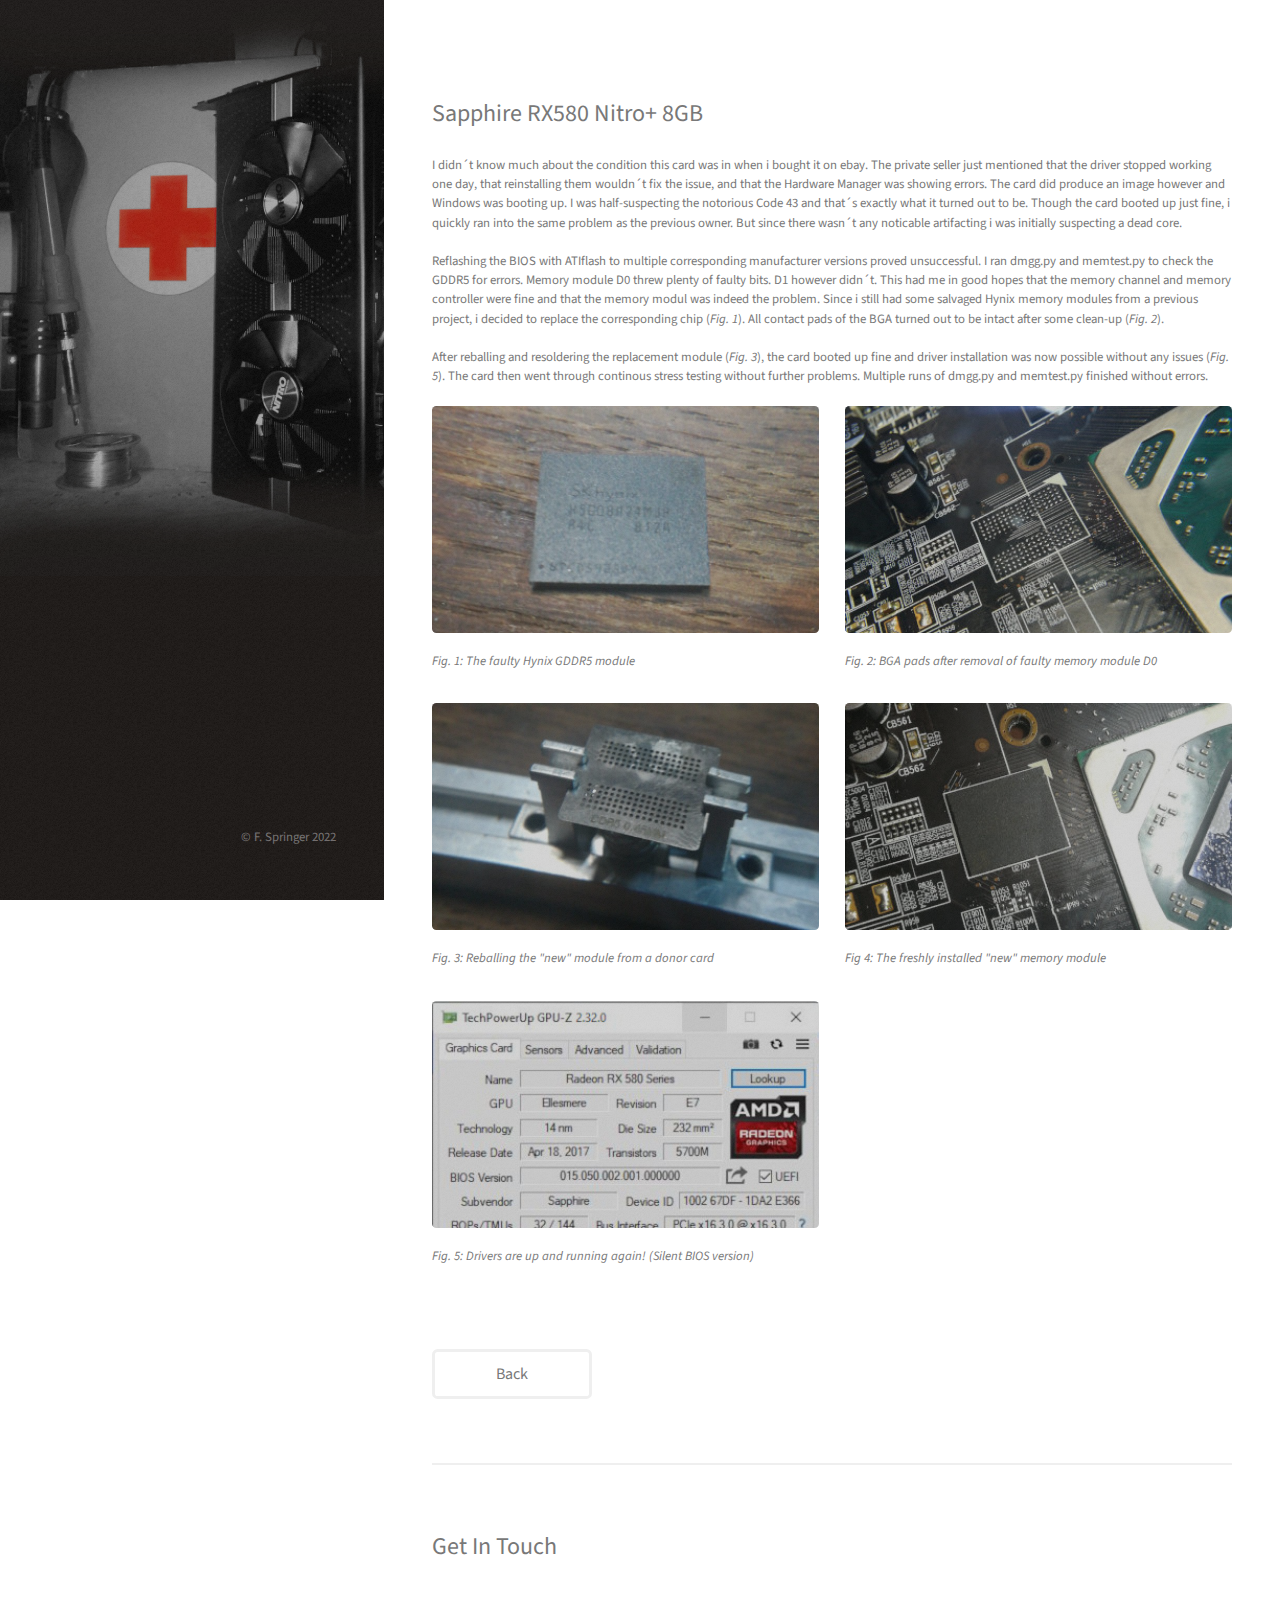
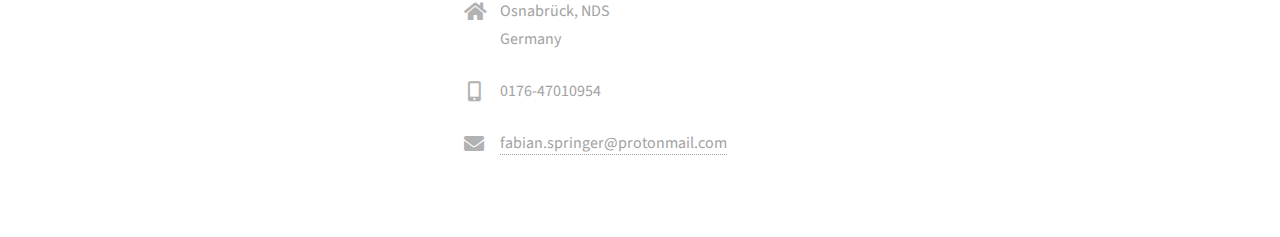
<file: 02.html>
<!DOCTYPE HTML>
<!--
	
-->
<html>
	<head>
		<title>Fabian Springer - Portfolio</title>
		<meta charset="utf-8" />
		<meta name="viewport" content="width=device-width, initial-scale=1, user-scalable=no" />
		<link rel="stylesheet" href="assets/css/main.css" />
	</head>
	<body class="is-preload">

		<!-- Header -->
			<header id="header">
				<div class="inner">
					<a href="#" class="image avatar"><img src="images/avatar.jpg" display:none alt="" /></a>
				
		        </div>
			</header>

		<!-- Main -->
			<div id="main">

				<!-- One -->
					

				<!-- Two -->
					<section id="two">
						<h2>Sapphire RX580 Nitro+ 8GB</h2>
						
						<h6>I didn´t know much about the condition this card was in when i bought it on ebay. The private seller just mentioned that the driver stopped working one day, that reinstalling them wouldn´t fix the issue, and that the Hardware Manager was showing errors. The card did produce an image however and Windows was booting up.
							I was half-suspecting the notorious Code 43 and that´s exactly what it turned out to be. Though the card booted up just fine, i quickly ran into the same problem as the previous owner. But since there wasn´t any noticable artifacting i was initially suspecting a dead core. 
							<br><br>
							Reflashing the BIOS with ATIflash to multiple corresponding manufacturer versions proved unsuccessful. I ran dmgg.py and memtest.py to check the GDDR5 for errors. Memory module D0 threw plenty of faulty bits. D1 however didn´t. This had me in good hopes that the memory channel and memory controller were fine and that the memory modul was indeed the problem. 
							Since i still had some salvaged Hynix memory modules from a previous project, i decided to replace the corresponding chip (<i>Fig. 1</i>). All contact pads of the BGA turned out to be intact after some clean-up (<i>Fig. 2</i>).
							<br><br>
							After reballing and resoldering the replacement module (<i>Fig. 3</i>), the card booted up fine and driver installation was now possible without any issues (<i>Fig. 5</i>). The card then went through continous stress testing without further problems. Multiple runs of dmgg.py and memtest.py finished without errors. 
							
		     
							
							<br><br>
							<div class="row">
								
								<article class="col-6 col-12-xsmall work-item">
										<a href="images/fulls/mem.jpg" class="image fit thumb"><img src="images/thumbs/mem.jpg" alt="" /></a>
										<h3><i>Fig. 1: The faulty Hynix GDDR5 module</i></h3>
								</article>
								<article class="col-6 col-12-xsmall work-item">
									<a href="images/fulls/bga.jpg" class="image fit thumb"><img src="images/thumbs/bga.jpg" alt="" /></a>
									<h3><i>Fig. 2: BGA pads after removal of faulty memory module D0</i></h3>
								
								</article>

								<article class="col-6 col-12-xsmall work-item">
									<a href="images/fulls/reb.jpg" class="image fit thumb"><img src="images/thumbs/reb.jpg" alt="" /></a>
									<h3><i>Fig. 3: Reballing the "new" module from a donor card</i></h3>
									
								</article>
								<article class="col-6 col-12-xsmall work-item">
									<a href="images/fulls/newmem.jpg" class="image fit thumb"><img src="images/thumbs/newmem.jpg" alt="" /></a>
									<h3><i>Fig 4: The freshly installed "new" memory module</i></h3>
								
								</article>
								<article class="col-6 col-12-xsmall work-item">
									<a href="images/fulls/sap.jpg" class="image fit thumb"><img src="images/thumbs/sap.jpg" alt="" /></a>
									<h3><i>Fig. 5: Drivers are up and running again! (Silent BIOS version)</i></h3>
								
								</article>
							
							</div>
							
					
							
							<br><br>
							

							
							
						   </h6>
						
						<div class="row">
							
						</div>
						<ul class="actions">
							<li><a href="RW.html" class="button">Back</a></li>
						</ul>
					</section>

				<!-- Three -->
				<section id="three">
					<h2>Get In Touch</h2>
					<p><h6></h6></p>
					
					<div class="row">
						<div class="col-0 col-12-small">
							<form method="post" action="#">
								
							</form>
							
						</div>
						<div class="col-4 col-12-small">
							<ul class="labeled-icons">
								<li>
									<h3 class="icon solid fa-home"><span class="label">Address</span></h3>
									
									Osnabrück, NDS<br />
									Germany
								</li>
							
								<li>
									<h3 class="icon solid fa-mobile-alt"><span class="label">Phone</span></h3>
									0176-47010954
								</li>
							
								<li>
									<h3 class="icon solid fa-envelope"><span class="label">Email</span></h3>
									<a href="mailto:fabian.springer@protonmail.com">fabian.springer@protonmail.com</a>
								</li>
							</ul>
						</div>
					</div>
				</section>
				
				<!-- Four -->
				<!--
					<section id="four">
						<h2>Elements</h2>

						<section>
							<h4>Text</h4>
							<p>This is <b>bold</b> and this is <strong>strong</strong>. This is <i>italic</i> and this is <em>emphasized</em>.
							This is <sup>superscript</sup> text and this is <sub>subscript</sub> text.
							This is <u>underlined</u> and this is code: <code>for (;;) { ... }</code>. Finally, <a href="#">this is a link</a>.</p>
							<hr />
							<header>
								<h4>Heading with a Subtitle</h4>
								<p>Lorem ipsum dolor sit amet nullam id egestas urna aliquam</p>
							</header>
							<p>Nunc lacinia ante nunc ac lobortis. Interdum adipiscing gravida odio porttitor sem non mi integer non faucibus ornare mi ut ante amet placerat aliquet. Volutpat eu sed ante lacinia sapien lorem accumsan varius montes viverra nibh in adipiscing blandit tempus accumsan.</p>
							<header>
								<h5>Heading with a Subtitle</h5>
								<p>Lorem ipsum dolor sit amet nullam id egestas urna aliquam</p>
							</header>
							<p>Nunc lacinia ante nunc ac lobortis. Interdum adipiscing gravida odio porttitor sem non mi integer non faucibus ornare mi ut ante amet placerat aliquet. Volutpat eu sed ante lacinia sapien lorem accumsan varius montes viverra nibh in adipiscing blandit tempus accumsan.</p>
							<hr />
							<h2>Heading Level 2</h2>
							<h3>Heading Level 3</h3>
							<h4>Heading Level 4</h4>
							<h5>Heading Level 5</h5>
							<h6>Heading Level 6</h6>
							<hr />
							<h5>Blockquote</h5>
							<blockquote>Fringilla nisl. Donec accumsan interdum nisi, quis tincidunt felis sagittis eget tempus euismod. Vestibulum ante ipsum primis in faucibus vestibulum. Blandit adipiscing eu felis iaculis volutpat ac adipiscing accumsan faucibus. Vestibulum ante ipsum primis in faucibus lorem ipsum dolor sit amet nullam adipiscing eu felis.</blockquote>
							<h5>Preformatted</h5>
							<pre><code>i = 0;

while (!deck.isInOrder()) {
print 'Iteration ' + i;
deck.shuffle();
i++;
}

print 'It took ' + i + ' iterations to sort the deck.';</code></pre>
						</section>

						<section>
							<h4>Lists</h4>
							<div class="row">
								<div class="col-6 col-12-xsmall">
									<h5>Unordered</h5>
									<ul>
										<li>Dolor pulvinar etiam magna etiam.</li>
										<li>Sagittis adipiscing lorem eleifend.</li>
										<li>Felis enim feugiat dolore viverra.</li>
									</ul>
									<h5>Alternate</h5>
									<ul class="alt">
										<li>Dolor pulvinar etiam magna etiam.</li>
										<li>Sagittis adipiscing lorem eleifend.</li>
										<li>Felis enim feugiat dolore viverra.</li>
									</ul>
								</div>
								<div class="col-6 col-12-xsmall">
									<h5>Ordered</h5>
									<ol>
										<li>Dolor pulvinar etiam magna etiam.</li>
										<li>Etiam vel felis at lorem sed viverra.</li>
										<li>Felis enim feugiat dolore viverra.</li>
										<li>Dolor pulvinar etiam magna etiam.</li>
										<li>Etiam vel felis at lorem sed viverra.</li>
										<li>Felis enim feugiat dolore viverra.</li>
									</ol>
									<h5>Icons</h5>
									<ul class="icons">
										<li><a href="#" class="icon brands fa-twitter"><span class="label">Twitter</span></a></li>
										<li><a href="#" class="icon brands fa-facebook-f"><span class="label">Facebook</span></a></li>
										<li><a href="#" class="icon brands fa-instagram"><span class="label">Instagram</span></a></li>
										<li><a href="#" class="icon brands fa-github"><span class="label">Github</span></a></li>
										<li><a href="#" class="icon brands fa-dribbble"><span class="label">Dribbble</span></a></li>
										<li><a href="#" class="icon brands fa-tumblr"><span class="label">Tumblr</span></a></li>
									</ul>
								</div>
							</div>
							<h5>Actions</h5>
							<ul class="actions">
								<li><a href="#" class="button primary">Default</a></li>
								<li><a href="#" class="button">Default</a></li>
							</ul>
							<ul class="actions small">
								<li><a href="#" class="button primary small">Small</a></li>
								<li><a href="#" class="button small">Small</a></li>
							</ul>
							<div class="row">
								<div class="col-6 col-12-small">
									<ul class="actions stacked">
										<li><a href="#" class="button primary">Default</a></li>
										<li><a href="#" class="button">Default</a></li>
									</ul>
								</div>
								<div class="col-6 col-12-small">
									<ul class="actions stacked">
										<li><a href="#" class="button primary small">Small</a></li>
										<li><a href="#" class="button small">Small</a></li>
									</ul>
								</div>
								<div class="col-6 col-12-small">
									<ul class="actions stacked">
										<li><a href="#" class="button primary fit">Default</a></li>
										<li><a href="#" class="button fit">Default</a></li>
									</ul>
								</div>
								<div class="col-6 col-12-small">
									<ul class="actions stacked">
										<li><a href="#" class="button primary small fit">Small</a></li>
										<li><a href="#" class="button small fit">Small</a></li>
									</ul>
								</div>
							</div>
						</section>

						<section>
							<h4>Table</h4>
							<h5>Default</h5>
							<div class="table-wrapper">
								<table>
									<thead>
										<tr>
											<th>Name</th>
											<th>Description</th>
											<th>Price</th>
										</tr>
									</thead>
									<tbody>
										<tr>
											<td>Item One</td>
											<td>Ante turpis integer aliquet porttitor.</td>
											<td>29.99</td>
										</tr>
										<tr>
											<td>Item Two</td>
											<td>Vis ac commodo adipiscing arcu aliquet.</td>
											<td>19.99</td>
										</tr>
										<tr>
											<td>Item Three</td>
											<td> Morbi faucibus arcu accumsan lorem.</td>
											<td>29.99</td>
										</tr>
										<tr>
											<td>Item Four</td>
											<td>Vitae integer tempus condimentum.</td>
											<td>19.99</td>
										</tr>
										<tr>
											<td>Item Five</td>
											<td>Ante turpis integer aliquet porttitor.</td>
											<td>29.99</td>
										</tr>
									</tbody>
									<tfoot>
										<tr>
											<td colspan="2"></td>
											<td>100.00</td>
										</tr>
									</tfoot>
								</table>
							</div>

							<h5>Alternate</h5>
							<div class="table-wrapper">
								<table class="alt">
									<thead>
										<tr>
											<th>Name</th>
											<th>Description</th>
											<th>Price</th>
										</tr>
									</thead>
									<tbody>
										<tr>
											<td>Item One</td>
											<td>Ante turpis integer aliquet porttitor.</td>
											<td>29.99</td>
										</tr>
										<tr>
											<td>Item Two</td>
											<td>Vis ac commodo adipiscing arcu aliquet.</td>
											<td>19.99</td>
										</tr>
										<tr>
											<td>Item Three</td>
											<td> Morbi faucibus arcu accumsan lorem.</td>
											<td>29.99</td>
										</tr>
										<tr>
											<td>Item Four</td>
											<td>Vitae integer tempus condimentum.</td>
											<td>19.99</td>
										</tr>
										<tr>
											<td>Item Five</td>
											<td>Ante turpis integer aliquet porttitor.</td>
											<td>29.99</td>
										</tr>
									</tbody>
									<tfoot>
										<tr>
											<td colspan="2"></td>
											<td>100.00</td>
										</tr>
									</tfoot>
								</table>
							</div>
						</section>

						<section>
							<h4>Buttons</h4>
							<ul class="actions">
								<li><a href="#" class="button primary">Primary</a></li>
								<li><a href="#" class="button">Default</a></li>
							</ul>
							<ul class="actions">
								<li><a href="#" class="button large">Large</a></li>
								<li><a href="#" class="button">Default</a></li>
								<li><a href="#" class="button small">Small</a></li>
							</ul>
							<ul class="actions fit">
								<li><a href="#" class="button primary fit">Fit</a></li>
								<li><a href="#" class="button fit">Fit</a></li>
							</ul>
							<ul class="actions fit small">
								<li><a href="#" class="button primary fit small">Fit + Small</a></li>
								<li><a href="#" class="button fit small">Fit + Small</a></li>
							</ul>
							<ul class="actions">
								<li><a href="#" class="button primary icon solid fa-download">Icon</a></li>
								<li><a href="#" class="button icon solid fa-download">Icon</a></li>
							</ul>
							<ul class="actions">
								<li><span class="button primary disabled">Primary</span></li>
								<li><span class="button disabled">Default</span></li>
							</ul>
						</section>

						<section>
							<h4>Form</h4>
							<form method="post" action="#">
								<div class="row gtr-uniform gtr-50">
									<div class="col-6 col-12-xsmall">
										<input type="text" name="demo-name" id="demo-name" value="" placeholder="Name" />
									</div>
									<div class="col-6 col-12-xsmall">
										<input type="email" name="demo-email" id="demo-email" value="" placeholder="Email" />
									</div>
									<div class="col-12">
										<select name="demo-category" id="demo-category">
											<option value="">- Category -</option>
											<option value="1">Manufacturing</option>
											<option value="1">Shipping</option>
											<option value="1">Administration</option>
											<option value="1">Human Resources</option>
										</select>
									</div>
									<div class="col-4 col-12-small">
										<input type="radio" id="demo-priority-low" name="demo-priority" checked>
										<label for="demo-priority-low">Low Priority</label>
									</div>
									<div class="col-4 col-12-small">
										<input type="radio" id="demo-priority-normal" name="demo-priority">
										<label for="demo-priority-normal">Normal Priority</label>
									</div>
									<div class="col-4 col-12-small">
										<input type="radio" id="demo-priority-high" name="demo-priority">
										<label for="demo-priority-high">High Priority</label>
									</div>
									<div class="col-6 col-12-small">
										<input type="checkbox" id="demo-copy" name="demo-copy">
										<label for="demo-copy">Email me a copy of this message</label>
									</div>
									<div class="col-6 col-12-small">
										<input type="checkbox" id="demo-human" name="demo-human" checked>
										<label for="demo-human">I am a human and not a robot</label>
									</div>
									<div class="col-12">
										<textarea name="demo-message" id="demo-message" placeholder="Enter your message" rows="6"></textarea>
									</div>
									<div class="col-12">
										<ul class="actions">
											<li><input type="submit" value="Send Message" class="primary" /></li>
											<li><input type="reset" value="Reset" /></li>
										</ul>
									</div>
								</div>
							</form>
						</section>

						<section>
							<h4>Image</h4>
							<h5>Fit</h5>
							<div class="box alt">
								<div class="row gtr-50 gtr-uniform">
									<div class="col-12"><span class="image fit"><img src="images/fulls/05.jpg" alt="" /></span></div>
									<div class="col-4"><span class="image fit"><img src="images/thumbs/01.jpg" alt="" /></span></div>
									<div class="col-4"><span class="image fit"><img src="images/thumbs/02.jpg" alt="" /></span></div>
									<div class="col-4"><span class="image fit"><img src="images/thumbs/03.jpg" alt="" /></span></div>
									<div class="col-4"><span class="image fit"><img src="images/thumbs/04.jpg" alt="" /></span></div>
									<div class="col-4"><span class="image fit"><img src="images/thumbs/05.jpg" alt="" /></span></div>
									<div class="col-4"><span class="image fit"><img src="images/thumbs/06.jpg" alt="" /></span></div>
									<div class="col-4"><span class="image fit"><img src="images/thumbs/03.jpg" alt="" /></span></div>
									<div class="col-4"><span class="image fit"><img src="images/thumbs/02.jpg" alt="" /></span></div>
									<div class="col-4"><span class="image fit"><img src="images/thumbs/01.jpg" alt="" /></span></div>
								</div>
							</div>
							<h5>Left &amp; Right</h5>
							<p><span class="image left"><img src="images/avatar.jpg" alt="" /></span>Fringilla nisl. Donec accumsan interdum nisi, quis tincidunt felis sagittis eget. tempus euismod. Vestibulum ante ipsum primis in faucibus vestibulum. Blandit adipiscing eu felis iaculis volutpat ac adipiscing accumsan eu faucibus. Integer ac pellentesque praesent tincidunt felis sagittis eget. tempus euismod. Vestibulum ante ipsum primis in faucibus vestibulum. Blandit adipiscing eu felis iaculis volutpat ac adipiscing accumsan eu faucibus. Integer ac pellentesque praesent. Donec accumsan interdum nisi, quis tincidunt felis sagittis eget. tempus euismod. Vestibulum ante ipsum primis in faucibus vestibulum. Blandit adipiscing eu felis iaculis volutpat ac adipiscing accumsan eu faucibus. Integer ac pellentesque praesent tincidunt felis sagittis eget. tempus euismod. Vestibulum ante ipsum primis in faucibus vestibulum. Blandit adipiscing eu felis iaculis volutpat ac adipiscing accumsan eu faucibus. Integer ac pellentesque praesent.</p>
							<p><span class="image right"><img src="images/avatar.jpg" alt="" /></span>Fringilla nisl. Donec accumsan interdum nisi, quis tincidunt felis sagittis eget. tempus euismod. Vestibulum ante ipsum primis in faucibus vestibulum. Blandit adipiscing eu felis iaculis volutpat ac adipiscing accumsan eu faucibus. Integer ac pellentesque praesent tincidunt felis sagittis eget. tempus euismod. Vestibulum ante ipsum primis in faucibus vestibulum. Blandit adipiscing eu felis iaculis volutpat ac adipiscing accumsan eu faucibus. Integer ac pellentesque praesent. Donec accumsan interdum nisi, quis tincidunt felis sagittis eget. tempus euismod. Vestibulum ante ipsum primis in faucibus vestibulum. Blandit adipiscing eu felis iaculis volutpat ac adipiscing accumsan eu faucibus. Integer ac pellentesque praesent tincidunt felis sagittis eget. tempus euismod. Vestibulum ante ipsum primis in faucibus vestibulum. Blandit adipiscing eu felis iaculis volutpat ac adipiscing accumsan eu faucibus. Integer ac pellentesque praesent.</p>
						</section>

					</section>
				-->

			</div>

		<!-- Footer -->
			<footer id="footer">
				<div class="inner">
					<ul class="icons">
						
					</ul>
					<ul class="copyright">
						<li>&copy; F. Springer 2022</li><li></a></li>
					</ul>
				</div>
			</footer>

		<!-- Scripts -->
			<script src="assets/js/jquery.min.js"></script>
			<script src="assets/js/jquery.poptrox.min.js"></script>
			<script src="assets/js/browser.min.js"></script>
			<script src="assets/js/breakpoints.min.js"></script>
			<script src="assets/js/util.js"></script>
			<script src="assets/js/main.js"></script>

	</body>
</html>
</file>
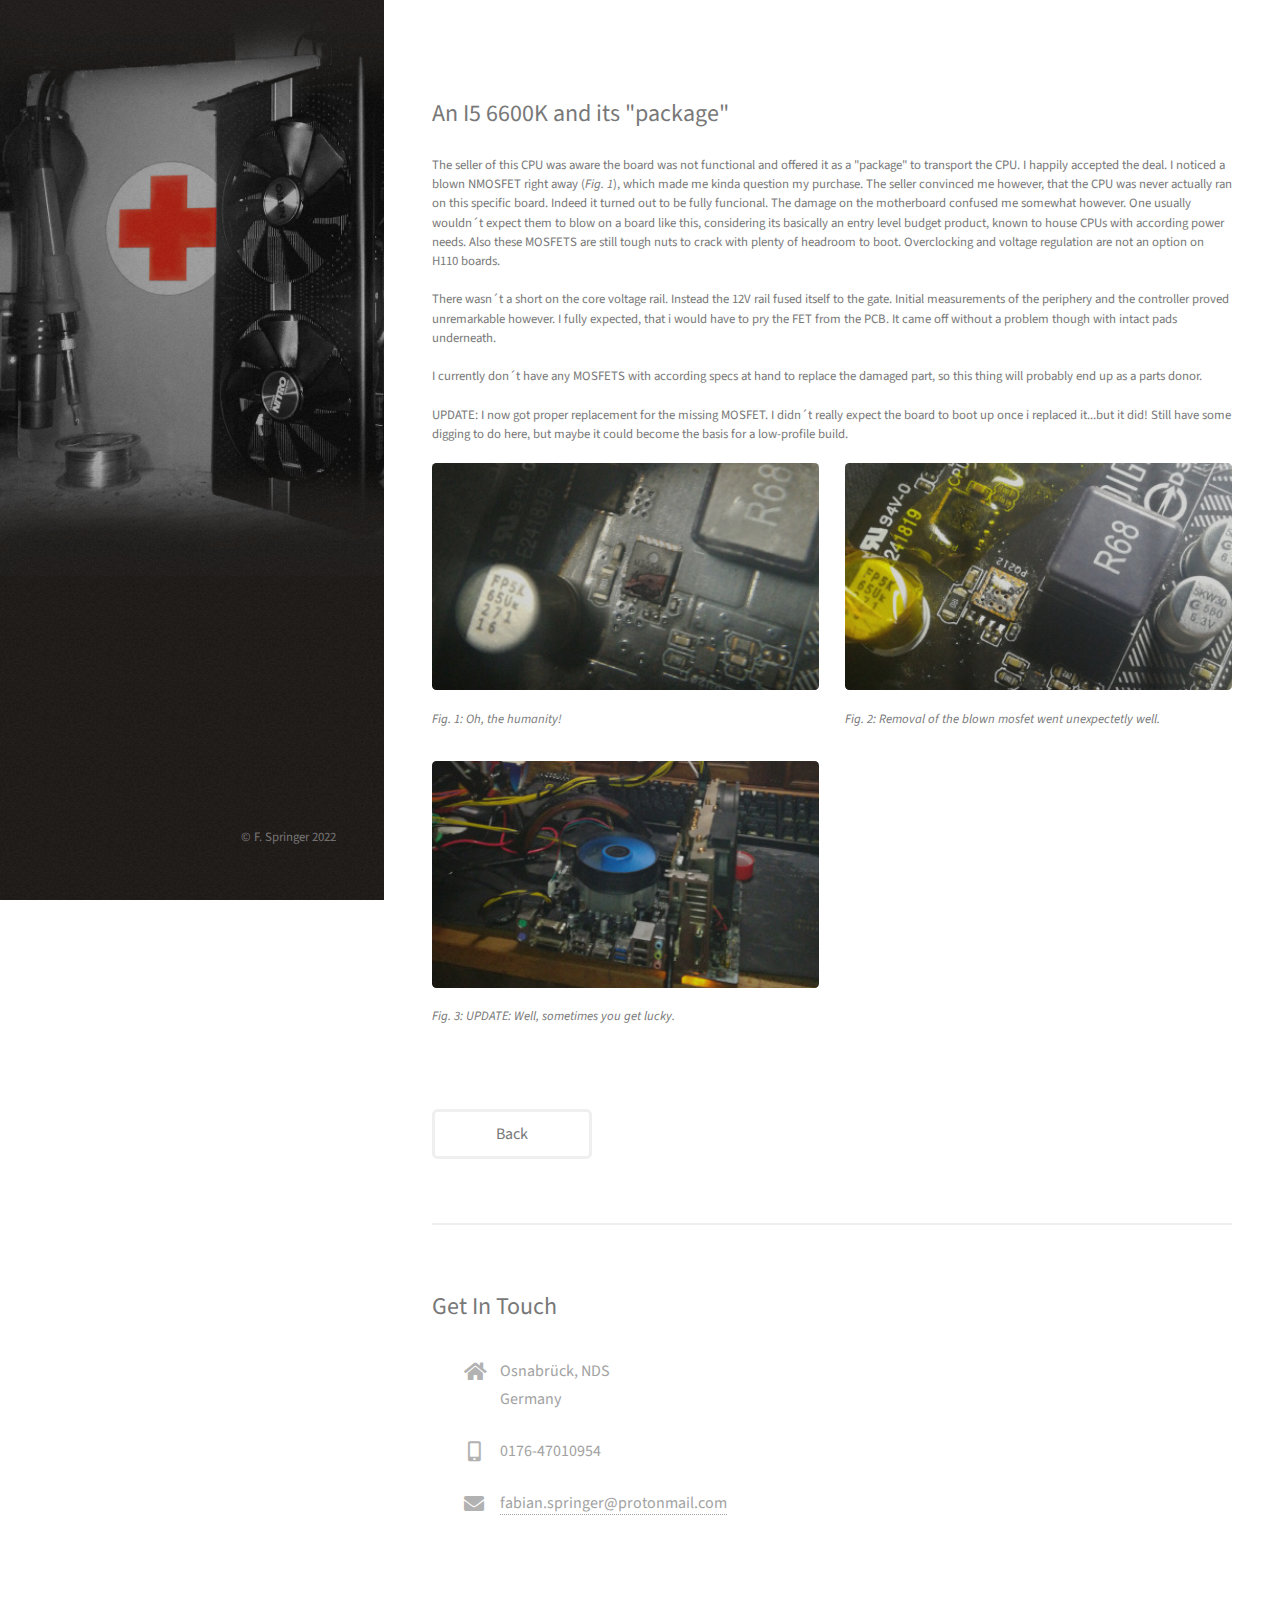
<file: 03.html>
<!DOCTYPE HTML>
<!--
	
-->
<html>
	<head>
		<title>Fabian Springer - Portfolio</title>
		<meta charset="utf-8" />
		<meta name="viewport" content="width=device-width, initial-scale=1, user-scalable=no" />
		<link rel="stylesheet" href="assets/css/main.css" />
	</head>
	<body class="is-preload">

		<!-- Header -->
			<header id="header">
				<div class="inner">
					<a href="#" class="image avatar"><img src="images/avatar.jpg" display:none alt="" /></a>
				
		        </div>
			</header>

		<!-- Main -->
			<div id="main">

				<!-- One -->
					

				<!-- Two -->
					<section id="two">
						<h2>An I5 6600K and its "package"</h2>
						
						<h6>The seller of this CPU was aware the board was not functional and offered it as a "package" to transport the CPU. I happily accepted the deal. I noticed a blown NMOSFET right away (<i>Fig. 1</i>), which made me kinda question my purchase. The seller convinced me however, that the CPU was never actually ran on this specific board. Indeed it turned out to be fully funcional.
							The damage on the motherboard confused me somewhat however. One usually wouldn´t expect them to blow on a board like this, considering its basically an entry level budget product, known to house CPUs with according power needs. Also these MOSFETS are still tough nuts to crack with plenty of headroom to boot. Overclocking and voltage regulation are not an option on H110 boards.
							<br><br> 
							There wasn´t a short on the core voltage rail. Instead the 12V rail fused itself to the gate. Initial measurements of the periphery and the controller proved unremarkable however. I fully expected, that i would have to pry the FET from the PCB. It came off without a problem though with intact pads underneath.
							<br><br>
							I currently don´t have any MOSFETS with according specs at hand to replace the damaged part, so this thing will probably end up as a parts donor.
							<br><br>
							UPDATE: I now got proper replacement for the missing MOSFET. I didn´t really expect the board to boot up once i replaced it...but it did! Still have some digging to do here, but maybe it could become the basis for a low-profile build. 
		     
							
							<br><br>
							<div class="row">
								
								<article class="col-6 col-12-xsmall work-item">
										<a href="images/fulls/blownnfet.jpg" class="image fit thumb"><img src="images/thumbs/blownnfet.jpg" alt="" /></a>
										<h3><i>Fig. 1: Oh, the humanity!</i></h3>
								</article>
								<article class="col-6 col-12-xsmall work-item">
									<a href="images/fulls/des.jpg" class="image fit thumb"><img src="images/thumbs/des.jpg" alt="" /></a>
									<h3><i>Fig. 2: Removal of the blown mosfet went unexpectetly well.</i></h3>
								
								</article>

								<article class="col-6 col-12-xsmall work-item">
									<a href="images/fulls/yay.jpg" class="image fit thumb"><img src="images/thumbs/yay.jpg" alt="" /></a>
									<h3><i>Fig. 3: UPDATE: Well, sometimes you get lucky.</i></h3>
									
								</article>
	
							
							</div>
							
					
							
							<br><br>
							

							
							
						   </h6>
						
						<div class="row">
							
						</div>
						<ul class="actions">
							<li><a href="RW.html" class="button">Back</a></li>
						</ul>
					</section>

				<!-- Three -->
				<section id="three">
					<h2>Get In Touch</h2>
					<p><h6></h6></p>
					
					<div class="row">
						<div class="col-0 col-12-small">
							<form method="post" action="#">
								
							</form>
							
						</div>
						<div class="col-4 col-12-small">
							<ul class="labeled-icons">
								<li>
									<h3 class="icon solid fa-home"><span class="label">Address</span></h3>
									
									Osnabrück, NDS<br />
									Germany
								</li>
							
								<li>
									<h3 class="icon solid fa-mobile-alt"><span class="label">Phone</span></h3>
									0176-47010954
								</li>
							
								<li>
									<h3 class="icon solid fa-envelope"><span class="label">Email</span></h3>
									<a href="mailto:fabian.springer@protonmail.com">fabian.springer@protonmail.com</a>
								</li>
							</ul>
						</div>
					</div>
				</section>

				<!-- Four -->
				<!--
					<section id="four">
						<h2>Elements</h2>

						<section>
							<h4>Text</h4>
							<p>This is <b>bold</b> and this is <strong>strong</strong>. This is <i>italic</i> and this is <em>emphasized</em>.
							This is <sup>superscript</sup> text and this is <sub>subscript</sub> text.
							This is <u>underlined</u> and this is code: <code>for (;;) { ... }</code>. Finally, <a href="#">this is a link</a>.</p>
							<hr />
							<header>
								<h4>Heading with a Subtitle</h4>
								<p>Lorem ipsum dolor sit amet nullam id egestas urna aliquam</p>
							</header>
							<p>Nunc lacinia ante nunc ac lobortis. Interdum adipiscing gravida odio porttitor sem non mi integer non faucibus ornare mi ut ante amet placerat aliquet. Volutpat eu sed ante lacinia sapien lorem accumsan varius montes viverra nibh in adipiscing blandit tempus accumsan.</p>
							<header>
								<h5>Heading with a Subtitle</h5>
								<p>Lorem ipsum dolor sit amet nullam id egestas urna aliquam</p>
							</header>
							<p>Nunc lacinia ante nunc ac lobortis. Interdum adipiscing gravida odio porttitor sem non mi integer non faucibus ornare mi ut ante amet placerat aliquet. Volutpat eu sed ante lacinia sapien lorem accumsan varius montes viverra nibh in adipiscing blandit tempus accumsan.</p>
							<hr />
							<h2>Heading Level 2</h2>
							<h3>Heading Level 3</h3>
							<h4>Heading Level 4</h4>
							<h5>Heading Level 5</h5>
							<h6>Heading Level 6</h6>
							<hr />
							<h5>Blockquote</h5>
							<blockquote>Fringilla nisl. Donec accumsan interdum nisi, quis tincidunt felis sagittis eget tempus euismod. Vestibulum ante ipsum primis in faucibus vestibulum. Blandit adipiscing eu felis iaculis volutpat ac adipiscing accumsan faucibus. Vestibulum ante ipsum primis in faucibus lorem ipsum dolor sit amet nullam adipiscing eu felis.</blockquote>
							<h5>Preformatted</h5>
							<pre><code>i = 0;

while (!deck.isInOrder()) {
print 'Iteration ' + i;
deck.shuffle();
i++;
}

print 'It took ' + i + ' iterations to sort the deck.';</code></pre>
						</section>

						<section>
							<h4>Lists</h4>
							<div class="row">
								<div class="col-6 col-12-xsmall">
									<h5>Unordered</h5>
									<ul>
										<li>Dolor pulvinar etiam magna etiam.</li>
										<li>Sagittis adipiscing lorem eleifend.</li>
										<li>Felis enim feugiat dolore viverra.</li>
									</ul>
									<h5>Alternate</h5>
									<ul class="alt">
										<li>Dolor pulvinar etiam magna etiam.</li>
										<li>Sagittis adipiscing lorem eleifend.</li>
										<li>Felis enim feugiat dolore viverra.</li>
									</ul>
								</div>
								<div class="col-6 col-12-xsmall">
									<h5>Ordered</h5>
									<ol>
										<li>Dolor pulvinar etiam magna etiam.</li>
										<li>Etiam vel felis at lorem sed viverra.</li>
										<li>Felis enim feugiat dolore viverra.</li>
										<li>Dolor pulvinar etiam magna etiam.</li>
										<li>Etiam vel felis at lorem sed viverra.</li>
										<li>Felis enim feugiat dolore viverra.</li>
									</ol>
									<h5>Icons</h5>
									<ul class="icons">
										<li><a href="#" class="icon brands fa-twitter"><span class="label">Twitter</span></a></li>
										<li><a href="#" class="icon brands fa-facebook-f"><span class="label">Facebook</span></a></li>
										<li><a href="#" class="icon brands fa-instagram"><span class="label">Instagram</span></a></li>
										<li><a href="#" class="icon brands fa-github"><span class="label">Github</span></a></li>
										<li><a href="#" class="icon brands fa-dribbble"><span class="label">Dribbble</span></a></li>
										<li><a href="#" class="icon brands fa-tumblr"><span class="label">Tumblr</span></a></li>
									</ul>
								</div>
							</div>
							<h5>Actions</h5>
							<ul class="actions">
								<li><a href="#" class="button primary">Default</a></li>
								<li><a href="#" class="button">Default</a></li>
							</ul>
							<ul class="actions small">
								<li><a href="#" class="button primary small">Small</a></li>
								<li><a href="#" class="button small">Small</a></li>
							</ul>
							<div class="row">
								<div class="col-6 col-12-small">
									<ul class="actions stacked">
										<li><a href="#" class="button primary">Default</a></li>
										<li><a href="#" class="button">Default</a></li>
									</ul>
								</div>
								<div class="col-6 col-12-small">
									<ul class="actions stacked">
										<li><a href="#" class="button primary small">Small</a></li>
										<li><a href="#" class="button small">Small</a></li>
									</ul>
								</div>
								<div class="col-6 col-12-small">
									<ul class="actions stacked">
										<li><a href="#" class="button primary fit">Default</a></li>
										<li><a href="#" class="button fit">Default</a></li>
									</ul>
								</div>
								<div class="col-6 col-12-small">
									<ul class="actions stacked">
										<li><a href="#" class="button primary small fit">Small</a></li>
										<li><a href="#" class="button small fit">Small</a></li>
									</ul>
								</div>
							</div>
						</section>

						<section>
							<h4>Table</h4>
							<h5>Default</h5>
							<div class="table-wrapper">
								<table>
									<thead>
										<tr>
											<th>Name</th>
											<th>Description</th>
											<th>Price</th>
										</tr>
									</thead>
									<tbody>
										<tr>
											<td>Item One</td>
											<td>Ante turpis integer aliquet porttitor.</td>
											<td>29.99</td>
										</tr>
										<tr>
											<td>Item Two</td>
											<td>Vis ac commodo adipiscing arcu aliquet.</td>
											<td>19.99</td>
										</tr>
										<tr>
											<td>Item Three</td>
											<td> Morbi faucibus arcu accumsan lorem.</td>
											<td>29.99</td>
										</tr>
										<tr>
											<td>Item Four</td>
											<td>Vitae integer tempus condimentum.</td>
											<td>19.99</td>
										</tr>
										<tr>
											<td>Item Five</td>
											<td>Ante turpis integer aliquet porttitor.</td>
											<td>29.99</td>
										</tr>
									</tbody>
									<tfoot>
										<tr>
											<td colspan="2"></td>
											<td>100.00</td>
										</tr>
									</tfoot>
								</table>
							</div>

							<h5>Alternate</h5>
							<div class="table-wrapper">
								<table class="alt">
									<thead>
										<tr>
											<th>Name</th>
											<th>Description</th>
											<th>Price</th>
										</tr>
									</thead>
									<tbody>
										<tr>
											<td>Item One</td>
											<td>Ante turpis integer aliquet porttitor.</td>
											<td>29.99</td>
										</tr>
										<tr>
											<td>Item Two</td>
											<td>Vis ac commodo adipiscing arcu aliquet.</td>
											<td>19.99</td>
										</tr>
										<tr>
											<td>Item Three</td>
											<td> Morbi faucibus arcu accumsan lorem.</td>
											<td>29.99</td>
										</tr>
										<tr>
											<td>Item Four</td>
											<td>Vitae integer tempus condimentum.</td>
											<td>19.99</td>
										</tr>
										<tr>
											<td>Item Five</td>
											<td>Ante turpis integer aliquet porttitor.</td>
											<td>29.99</td>
										</tr>
									</tbody>
									<tfoot>
										<tr>
											<td colspan="2"></td>
											<td>100.00</td>
										</tr>
									</tfoot>
								</table>
							</div>
						</section>

						<section>
							<h4>Buttons</h4>
							<ul class="actions">
								<li><a href="#" class="button primary">Primary</a></li>
								<li><a href="#" class="button">Default</a></li>
							</ul>
							<ul class="actions">
								<li><a href="#" class="button large">Large</a></li>
								<li><a href="#" class="button">Default</a></li>
								<li><a href="#" class="button small">Small</a></li>
							</ul>
							<ul class="actions fit">
								<li><a href="#" class="button primary fit">Fit</a></li>
								<li><a href="#" class="button fit">Fit</a></li>
							</ul>
							<ul class="actions fit small">
								<li><a href="#" class="button primary fit small">Fit + Small</a></li>
								<li><a href="#" class="button fit small">Fit + Small</a></li>
							</ul>
							<ul class="actions">
								<li><a href="#" class="button primary icon solid fa-download">Icon</a></li>
								<li><a href="#" class="button icon solid fa-download">Icon</a></li>
							</ul>
							<ul class="actions">
								<li><span class="button primary disabled">Primary</span></li>
								<li><span class="button disabled">Default</span></li>
							</ul>
						</section>

						<section>
							<h4>Form</h4>
							<form method="post" action="#">
								<div class="row gtr-uniform gtr-50">
									<div class="col-6 col-12-xsmall">
										<input type="text" name="demo-name" id="demo-name" value="" placeholder="Name" />
									</div>
									<div class="col-6 col-12-xsmall">
										<input type="email" name="demo-email" id="demo-email" value="" placeholder="Email" />
									</div>
									<div class="col-12">
										<select name="demo-category" id="demo-category">
											<option value="">- Category -</option>
											<option value="1">Manufacturing</option>
											<option value="1">Shipping</option>
											<option value="1">Administration</option>
											<option value="1">Human Resources</option>
										</select>
									</div>
									<div class="col-4 col-12-small">
										<input type="radio" id="demo-priority-low" name="demo-priority" checked>
										<label for="demo-priority-low">Low Priority</label>
									</div>
									<div class="col-4 col-12-small">
										<input type="radio" id="demo-priority-normal" name="demo-priority">
										<label for="demo-priority-normal">Normal Priority</label>
									</div>
									<div class="col-4 col-12-small">
										<input type="radio" id="demo-priority-high" name="demo-priority">
										<label for="demo-priority-high">High Priority</label>
									</div>
									<div class="col-6 col-12-small">
										<input type="checkbox" id="demo-copy" name="demo-copy">
										<label for="demo-copy">Email me a copy of this message</label>
									</div>
									<div class="col-6 col-12-small">
										<input type="checkbox" id="demo-human" name="demo-human" checked>
										<label for="demo-human">I am a human and not a robot</label>
									</div>
									<div class="col-12">
										<textarea name="demo-message" id="demo-message" placeholder="Enter your message" rows="6"></textarea>
									</div>
									<div class="col-12">
										<ul class="actions">
											<li><input type="submit" value="Send Message" class="primary" /></li>
											<li><input type="reset" value="Reset" /></li>
										</ul>
									</div>
								</div>
							</form>
						</section>

						<section>
							<h4>Image</h4>
							<h5>Fit</h5>
							<div class="box alt">
								<div class="row gtr-50 gtr-uniform">
									<div class="col-12"><span class="image fit"><img src="images/fulls/05.jpg" alt="" /></span></div>
									<div class="col-4"><span class="image fit"><img src="images/thumbs/01.jpg" alt="" /></span></div>
									<div class="col-4"><span class="image fit"><img src="images/thumbs/02.jpg" alt="" /></span></div>
									<div class="col-4"><span class="image fit"><img src="images/thumbs/03.jpg" alt="" /></span></div>
									<div class="col-4"><span class="image fit"><img src="images/thumbs/04.jpg" alt="" /></span></div>
									<div class="col-4"><span class="image fit"><img src="images/thumbs/05.jpg" alt="" /></span></div>
									<div class="col-4"><span class="image fit"><img src="images/thumbs/06.jpg" alt="" /></span></div>
									<div class="col-4"><span class="image fit"><img src="images/thumbs/03.jpg" alt="" /></span></div>
									<div class="col-4"><span class="image fit"><img src="images/thumbs/02.jpg" alt="" /></span></div>
									<div class="col-4"><span class="image fit"><img src="images/thumbs/01.jpg" alt="" /></span></div>
								</div>
							</div>
							<h5>Left &amp; Right</h5>
							<p><span class="image left"><img src="images/avatar.jpg" alt="" /></span>Fringilla nisl. Donec accumsan interdum nisi, quis tincidunt felis sagittis eget. tempus euismod. Vestibulum ante ipsum primis in faucibus vestibulum. Blandit adipiscing eu felis iaculis volutpat ac adipiscing accumsan eu faucibus. Integer ac pellentesque praesent tincidunt felis sagittis eget. tempus euismod. Vestibulum ante ipsum primis in faucibus vestibulum. Blandit adipiscing eu felis iaculis volutpat ac adipiscing accumsan eu faucibus. Integer ac pellentesque praesent. Donec accumsan interdum nisi, quis tincidunt felis sagittis eget. tempus euismod. Vestibulum ante ipsum primis in faucibus vestibulum. Blandit adipiscing eu felis iaculis volutpat ac adipiscing accumsan eu faucibus. Integer ac pellentesque praesent tincidunt felis sagittis eget. tempus euismod. Vestibulum ante ipsum primis in faucibus vestibulum. Blandit adipiscing eu felis iaculis volutpat ac adipiscing accumsan eu faucibus. Integer ac pellentesque praesent.</p>
							<p><span class="image right"><img src="images/avatar.jpg" alt="" /></span>Fringilla nisl. Donec accumsan interdum nisi, quis tincidunt felis sagittis eget. tempus euismod. Vestibulum ante ipsum primis in faucibus vestibulum. Blandit adipiscing eu felis iaculis volutpat ac adipiscing accumsan eu faucibus. Integer ac pellentesque praesent tincidunt felis sagittis eget. tempus euismod. Vestibulum ante ipsum primis in faucibus vestibulum. Blandit adipiscing eu felis iaculis volutpat ac adipiscing accumsan eu faucibus. Integer ac pellentesque praesent. Donec accumsan interdum nisi, quis tincidunt felis sagittis eget. tempus euismod. Vestibulum ante ipsum primis in faucibus vestibulum. Blandit adipiscing eu felis iaculis volutpat ac adipiscing accumsan eu faucibus. Integer ac pellentesque praesent tincidunt felis sagittis eget. tempus euismod. Vestibulum ante ipsum primis in faucibus vestibulum. Blandit adipiscing eu felis iaculis volutpat ac adipiscing accumsan eu faucibus. Integer ac pellentesque praesent.</p>
						</section>

					</section>
				-->

			</div>

		<!-- Footer -->
			<footer id="footer">
				<div class="inner">
					<ul class="icons">
						
					</ul>
					<ul class="copyright">
						<li>&copy; F. Springer 2022</li><li></a></li>
					</ul>
				</div>
			</footer>

		<!-- Scripts -->
			<script src="assets/js/jquery.min.js"></script>
			<script src="assets/js/jquery.poptrox.min.js"></script>
			<script src="assets/js/browser.min.js"></script>
			<script src="assets/js/breakpoints.min.js"></script>
			<script src="assets/js/util.js"></script>
			<script src="assets/js/main.js"></script>

	</body>
</html>
</file>
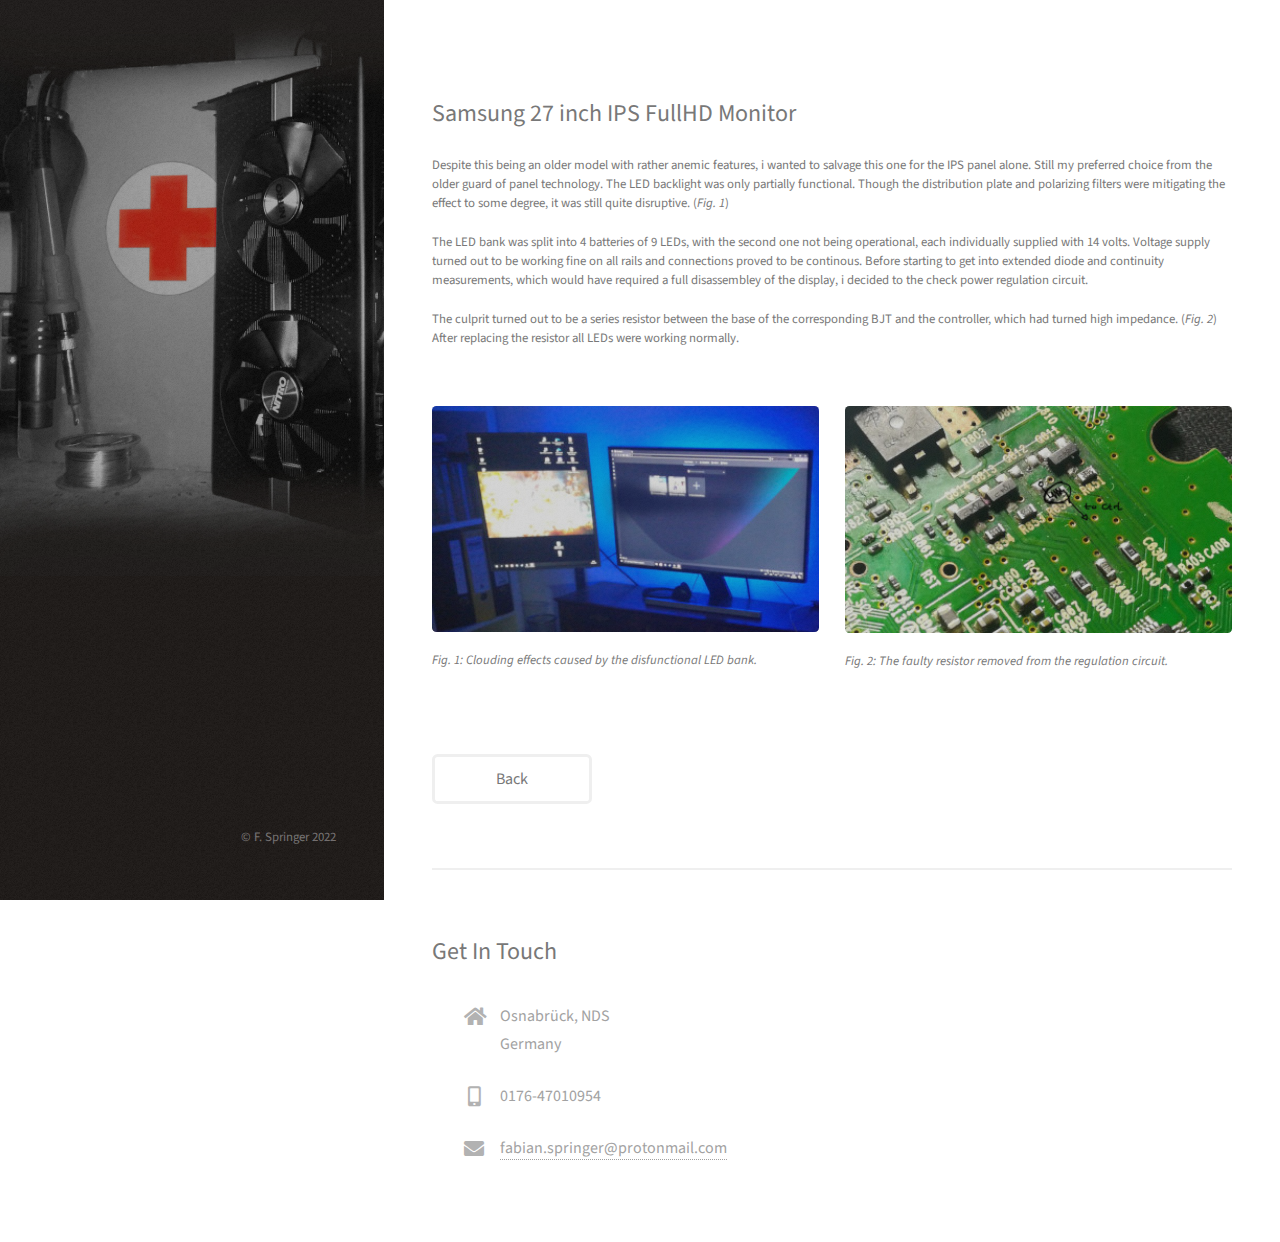
<file: 04.html>
<!DOCTYPE HTML>
<!--
	
-->
<html>
	<head>
		<title>Fabian Springer - Portfolio</title>
		<meta charset="utf-8" />
		<meta name="viewport" content="width=device-width, initial-scale=1, user-scalable=no" />
		<link rel="stylesheet" href="assets/css/main.css" />
	</head>
	<body class="is-preload">

		<!-- Header -->
			<header id="header">
				<div class="inner">
					<a href="#" class="image avatar"><img src="images/avatar.jpg" display:none alt="" /></a>
				
		        </div>
			</header>

		<!-- Main -->
			<div id="main">

				<!-- One -->
					

				<!-- Two -->
					<section id="two">
						<h2>Samsung 27 inch IPS FullHD Monitor</h2>
						
						<h6>Despite this being an older model with rather anemic features, i wanted to salvage this one for the IPS panel alone. Still my preferred choice from the older guard of panel technology. The LED backlight was only partially functional. Though the distribution plate and polarizing filters were mitigating the effect to some degree, it was still quite disruptive. (<i>Fig. 1</i>)
							<br><br>
							The LED bank was split into 4 batteries of 9 LEDs, with the second one not being operational, each individually supplied with 14 volts. Voltage supply turned out to be working fine on all rails and connections proved to be continous. Before starting to get into extended diode and continuity measurements, which would have required a full disassembley of the display, i decided to the check power regulation circuit.<br><br>
							The culprit turned out to be a series resistor between the base of the corresponding BJT and the controller, which had turned high impedance. (<i>Fig. 2</i>) After replacing the resistor all LEDs were working normally. 
							<br><br> 
						
		     
							
							<br><br>
							<div class="row">
								
								<article class="col-6 col-12-xsmall work-item">
										<a href="images/fulls/04_w.jpg" class="image fit thumb"><img src="images/thumbs/04_w.jpg" alt="" /></a>
										<h3><i>Fig. 1: Clouding effects caused by the disfunctional LED bank.</i></h3>
								</article>
								<article class="col-6 col-12-xsmall work-item">
									<a href="images/fulls/mon.jpg" class="image fit thumb"><img src="images/thumbs/mon.jpg" alt="" /></a>
									<h3><i>Fig. 2: The faulty resistor removed from the regulation circuit.</i></h3>
								
								</article>

							
	
							
							</div>
							
					
							
							<br><br>
							

							
							
						   </h6>
						
						<div class="row">
							
						</div>
						<ul class="actions">
							<li><a href="RW.html" class="button">Back</a></li>
						</ul>
					</section>

				<!-- Three -->
				<section id="three">
					<h2>Get In Touch</h2>
					<p><h6></h6></p>
					
					<div class="row">
						<div class="col-0 col-12-small">
							<form method="post" action="#">
								
							</form>
							
						</div>
						<div class="col-4 col-12-small">
							<ul class="labeled-icons">
								<li>
									<h3 class="icon solid fa-home"><span class="label">Address</span></h3>
									
									Osnabrück, NDS<br />
									Germany
								</li>
							
								<li>
									<h3 class="icon solid fa-mobile-alt"><span class="label">Phone</span></h3>
									0176-47010954
								</li>
							
								<li>
									<h3 class="icon solid fa-envelope"><span class="label">Email</span></h3>
									<a href="mailto:fabian.springer@protonmail.com">fabian.springer@protonmail.com</a>
								</li>
							</ul>
						</div>
					</div>
				</section>

				<!-- Four -->
				<!--
					<section id="four">
						<h2>Elements</h2>

						<section>
							<h4>Text</h4>
							<p>This is <b>bold</b> and this is <strong>strong</strong>. This is <i>italic</i> and this is <em>emphasized</em>.
							This is <sup>superscript</sup> text and this is <sub>subscript</sub> text.
							This is <u>underlined</u> and this is code: <code>for (;;) { ... }</code>. Finally, <a href="#">this is a link</a>.</p>
							<hr />
							<header>
								<h4>Heading with a Subtitle</h4>
								<p>Lorem ipsum dolor sit amet nullam id egestas urna aliquam</p>
							</header>
							<p>Nunc lacinia ante nunc ac lobortis. Interdum adipiscing gravida odio porttitor sem non mi integer non faucibus ornare mi ut ante amet placerat aliquet. Volutpat eu sed ante lacinia sapien lorem accumsan varius montes viverra nibh in adipiscing blandit tempus accumsan.</p>
							<header>
								<h5>Heading with a Subtitle</h5>
								<p>Lorem ipsum dolor sit amet nullam id egestas urna aliquam</p>
							</header>
							<p>Nunc lacinia ante nunc ac lobortis. Interdum adipiscing gravida odio porttitor sem non mi integer non faucibus ornare mi ut ante amet placerat aliquet. Volutpat eu sed ante lacinia sapien lorem accumsan varius montes viverra nibh in adipiscing blandit tempus accumsan.</p>
							<hr />
							<h2>Heading Level 2</h2>
							<h3>Heading Level 3</h3>
							<h4>Heading Level 4</h4>
							<h5>Heading Level 5</h5>
							<h6>Heading Level 6</h6>
							<hr />
							<h5>Blockquote</h5>
							<blockquote>Fringilla nisl. Donec accumsan interdum nisi, quis tincidunt felis sagittis eget tempus euismod. Vestibulum ante ipsum primis in faucibus vestibulum. Blandit adipiscing eu felis iaculis volutpat ac adipiscing accumsan faucibus. Vestibulum ante ipsum primis in faucibus lorem ipsum dolor sit amet nullam adipiscing eu felis.</blockquote>
							<h5>Preformatted</h5>
							<pre><code>i = 0;

while (!deck.isInOrder()) {
print 'Iteration ' + i;
deck.shuffle();
i++;
}

print 'It took ' + i + ' iterations to sort the deck.';</code></pre>
						</section>

						<section>
							<h4>Lists</h4>
							<div class="row">
								<div class="col-6 col-12-xsmall">
									<h5>Unordered</h5>
									<ul>
										<li>Dolor pulvinar etiam magna etiam.</li>
										<li>Sagittis adipiscing lorem eleifend.</li>
										<li>Felis enim feugiat dolore viverra.</li>
									</ul>
									<h5>Alternate</h5>
									<ul class="alt">
										<li>Dolor pulvinar etiam magna etiam.</li>
										<li>Sagittis adipiscing lorem eleifend.</li>
										<li>Felis enim feugiat dolore viverra.</li>
									</ul>
								</div>
								<div class="col-6 col-12-xsmall">
									<h5>Ordered</h5>
									<ol>
										<li>Dolor pulvinar etiam magna etiam.</li>
										<li>Etiam vel felis at lorem sed viverra.</li>
										<li>Felis enim feugiat dolore viverra.</li>
										<li>Dolor pulvinar etiam magna etiam.</li>
										<li>Etiam vel felis at lorem sed viverra.</li>
										<li>Felis enim feugiat dolore viverra.</li>
									</ol>
									<h5>Icons</h5>
									<ul class="icons">
										<li><a href="#" class="icon brands fa-twitter"><span class="label">Twitter</span></a></li>
										<li><a href="#" class="icon brands fa-facebook-f"><span class="label">Facebook</span></a></li>
										<li><a href="#" class="icon brands fa-instagram"><span class="label">Instagram</span></a></li>
										<li><a href="#" class="icon brands fa-github"><span class="label">Github</span></a></li>
										<li><a href="#" class="icon brands fa-dribbble"><span class="label">Dribbble</span></a></li>
										<li><a href="#" class="icon brands fa-tumblr"><span class="label">Tumblr</span></a></li>
									</ul>
								</div>
							</div>
							<h5>Actions</h5>
							<ul class="actions">
								<li><a href="#" class="button primary">Default</a></li>
								<li><a href="#" class="button">Default</a></li>
							</ul>
							<ul class="actions small">
								<li><a href="#" class="button primary small">Small</a></li>
								<li><a href="#" class="button small">Small</a></li>
							</ul>
							<div class="row">
								<div class="col-6 col-12-small">
									<ul class="actions stacked">
										<li><a href="#" class="button primary">Default</a></li>
										<li><a href="#" class="button">Default</a></li>
									</ul>
								</div>
								<div class="col-6 col-12-small">
									<ul class="actions stacked">
										<li><a href="#" class="button primary small">Small</a></li>
										<li><a href="#" class="button small">Small</a></li>
									</ul>
								</div>
								<div class="col-6 col-12-small">
									<ul class="actions stacked">
										<li><a href="#" class="button primary fit">Default</a></li>
										<li><a href="#" class="button fit">Default</a></li>
									</ul>
								</div>
								<div class="col-6 col-12-small">
									<ul class="actions stacked">
										<li><a href="#" class="button primary small fit">Small</a></li>
										<li><a href="#" class="button small fit">Small</a></li>
									</ul>
								</div>
							</div>
						</section>

						<section>
							<h4>Table</h4>
							<h5>Default</h5>
							<div class="table-wrapper">
								<table>
									<thead>
										<tr>
											<th>Name</th>
											<th>Description</th>
											<th>Price</th>
										</tr>
									</thead>
									<tbody>
										<tr>
											<td>Item One</td>
											<td>Ante turpis integer aliquet porttitor.</td>
											<td>29.99</td>
										</tr>
										<tr>
											<td>Item Two</td>
											<td>Vis ac commodo adipiscing arcu aliquet.</td>
											<td>19.99</td>
										</tr>
										<tr>
											<td>Item Three</td>
											<td> Morbi faucibus arcu accumsan lorem.</td>
											<td>29.99</td>
										</tr>
										<tr>
											<td>Item Four</td>
											<td>Vitae integer tempus condimentum.</td>
											<td>19.99</td>
										</tr>
										<tr>
											<td>Item Five</td>
											<td>Ante turpis integer aliquet porttitor.</td>
											<td>29.99</td>
										</tr>
									</tbody>
									<tfoot>
										<tr>
											<td colspan="2"></td>
											<td>100.00</td>
										</tr>
									</tfoot>
								</table>
							</div>

							<h5>Alternate</h5>
							<div class="table-wrapper">
								<table class="alt">
									<thead>
										<tr>
											<th>Name</th>
											<th>Description</th>
											<th>Price</th>
										</tr>
									</thead>
									<tbody>
										<tr>
											<td>Item One</td>
											<td>Ante turpis integer aliquet porttitor.</td>
											<td>29.99</td>
										</tr>
										<tr>
											<td>Item Two</td>
											<td>Vis ac commodo adipiscing arcu aliquet.</td>
											<td>19.99</td>
										</tr>
										<tr>
											<td>Item Three</td>
											<td> Morbi faucibus arcu accumsan lorem.</td>
											<td>29.99</td>
										</tr>
										<tr>
											<td>Item Four</td>
											<td>Vitae integer tempus condimentum.</td>
											<td>19.99</td>
										</tr>
										<tr>
											<td>Item Five</td>
											<td>Ante turpis integer aliquet porttitor.</td>
											<td>29.99</td>
										</tr>
									</tbody>
									<tfoot>
										<tr>
											<td colspan="2"></td>
											<td>100.00</td>
										</tr>
									</tfoot>
								</table>
							</div>
						</section>

						<section>
							<h4>Buttons</h4>
							<ul class="actions">
								<li><a href="#" class="button primary">Primary</a></li>
								<li><a href="#" class="button">Default</a></li>
							</ul>
							<ul class="actions">
								<li><a href="#" class="button large">Large</a></li>
								<li><a href="#" class="button">Default</a></li>
								<li><a href="#" class="button small">Small</a></li>
							</ul>
							<ul class="actions fit">
								<li><a href="#" class="button primary fit">Fit</a></li>
								<li><a href="#" class="button fit">Fit</a></li>
							</ul>
							<ul class="actions fit small">
								<li><a href="#" class="button primary fit small">Fit + Small</a></li>
								<li><a href="#" class="button fit small">Fit + Small</a></li>
							</ul>
							<ul class="actions">
								<li><a href="#" class="button primary icon solid fa-download">Icon</a></li>
								<li><a href="#" class="button icon solid fa-download">Icon</a></li>
							</ul>
							<ul class="actions">
								<li><span class="button primary disabled">Primary</span></li>
								<li><span class="button disabled">Default</span></li>
							</ul>
						</section>

						<section>
							<h4>Form</h4>
							<form method="post" action="#">
								<div class="row gtr-uniform gtr-50">
									<div class="col-6 col-12-xsmall">
										<input type="text" name="demo-name" id="demo-name" value="" placeholder="Name" />
									</div>
									<div class="col-6 col-12-xsmall">
										<input type="email" name="demo-email" id="demo-email" value="" placeholder="Email" />
									</div>
									<div class="col-12">
										<select name="demo-category" id="demo-category">
											<option value="">- Category -</option>
											<option value="1">Manufacturing</option>
											<option value="1">Shipping</option>
											<option value="1">Administration</option>
											<option value="1">Human Resources</option>
										</select>
									</div>
									<div class="col-4 col-12-small">
										<input type="radio" id="demo-priority-low" name="demo-priority" checked>
										<label for="demo-priority-low">Low Priority</label>
									</div>
									<div class="col-4 col-12-small">
										<input type="radio" id="demo-priority-normal" name="demo-priority">
										<label for="demo-priority-normal">Normal Priority</label>
									</div>
									<div class="col-4 col-12-small">
										<input type="radio" id="demo-priority-high" name="demo-priority">
										<label for="demo-priority-high">High Priority</label>
									</div>
									<div class="col-6 col-12-small">
										<input type="checkbox" id="demo-copy" name="demo-copy">
										<label for="demo-copy">Email me a copy of this message</label>
									</div>
									<div class="col-6 col-12-small">
										<input type="checkbox" id="demo-human" name="demo-human" checked>
										<label for="demo-human">I am a human and not a robot</label>
									</div>
									<div class="col-12">
										<textarea name="demo-message" id="demo-message" placeholder="Enter your message" rows="6"></textarea>
									</div>
									<div class="col-12">
										<ul class="actions">
											<li><input type="submit" value="Send Message" class="primary" /></li>
											<li><input type="reset" value="Reset" /></li>
										</ul>
									</div>
								</div>
							</form>
						</section>

						<section>
							<h4>Image</h4>
							<h5>Fit</h5>
							<div class="box alt">
								<div class="row gtr-50 gtr-uniform">
									<div class="col-12"><span class="image fit"><img src="images/fulls/05.jpg" alt="" /></span></div>
									<div class="col-4"><span class="image fit"><img src="images/thumbs/01.jpg" alt="" /></span></div>
									<div class="col-4"><span class="image fit"><img src="images/thumbs/02.jpg" alt="" /></span></div>
									<div class="col-4"><span class="image fit"><img src="images/thumbs/03.jpg" alt="" /></span></div>
									<div class="col-4"><span class="image fit"><img src="images/thumbs/04.jpg" alt="" /></span></div>
									<div class="col-4"><span class="image fit"><img src="images/thumbs/05.jpg" alt="" /></span></div>
									<div class="col-4"><span class="image fit"><img src="images/thumbs/06.jpg" alt="" /></span></div>
									<div class="col-4"><span class="image fit"><img src="images/thumbs/03.jpg" alt="" /></span></div>
									<div class="col-4"><span class="image fit"><img src="images/thumbs/02.jpg" alt="" /></span></div>
									<div class="col-4"><span class="image fit"><img src="images/thumbs/01.jpg" alt="" /></span></div>
								</div>
							</div>
							<h5>Left &amp; Right</h5>
							<p><span class="image left"><img src="images/avatar.jpg" alt="" /></span>Fringilla nisl. Donec accumsan interdum nisi, quis tincidunt felis sagittis eget. tempus euismod. Vestibulum ante ipsum primis in faucibus vestibulum. Blandit adipiscing eu felis iaculis volutpat ac adipiscing accumsan eu faucibus. Integer ac pellentesque praesent tincidunt felis sagittis eget. tempus euismod. Vestibulum ante ipsum primis in faucibus vestibulum. Blandit adipiscing eu felis iaculis volutpat ac adipiscing accumsan eu faucibus. Integer ac pellentesque praesent. Donec accumsan interdum nisi, quis tincidunt felis sagittis eget. tempus euismod. Vestibulum ante ipsum primis in faucibus vestibulum. Blandit adipiscing eu felis iaculis volutpat ac adipiscing accumsan eu faucibus. Integer ac pellentesque praesent tincidunt felis sagittis eget. tempus euismod. Vestibulum ante ipsum primis in faucibus vestibulum. Blandit adipiscing eu felis iaculis volutpat ac adipiscing accumsan eu faucibus. Integer ac pellentesque praesent.</p>
							<p><span class="image right"><img src="images/avatar.jpg" alt="" /></span>Fringilla nisl. Donec accumsan interdum nisi, quis tincidunt felis sagittis eget. tempus euismod. Vestibulum ante ipsum primis in faucibus vestibulum. Blandit adipiscing eu felis iaculis volutpat ac adipiscing accumsan eu faucibus. Integer ac pellentesque praesent tincidunt felis sagittis eget. tempus euismod. Vestibulum ante ipsum primis in faucibus vestibulum. Blandit adipiscing eu felis iaculis volutpat ac adipiscing accumsan eu faucibus. Integer ac pellentesque praesent. Donec accumsan interdum nisi, quis tincidunt felis sagittis eget. tempus euismod. Vestibulum ante ipsum primis in faucibus vestibulum. Blandit adipiscing eu felis iaculis volutpat ac adipiscing accumsan eu faucibus. Integer ac pellentesque praesent tincidunt felis sagittis eget. tempus euismod. Vestibulum ante ipsum primis in faucibus vestibulum. Blandit adipiscing eu felis iaculis volutpat ac adipiscing accumsan eu faucibus. Integer ac pellentesque praesent.</p>
						</section>

					</section>
				-->

			</div>

		<!-- Footer -->
			<footer id="footer">
				<div class="inner">
					<ul class="icons">
						
					</ul>
					<ul class="copyright">
						<li>&copy; F. Springer 2022</li><li></a></li>
					</ul>
				</div>
			</footer>

		<!-- Scripts -->
			<script src="assets/js/jquery.min.js"></script>
			<script src="assets/js/jquery.poptrox.min.js"></script>
			<script src="assets/js/browser.min.js"></script>
			<script src="assets/js/breakpoints.min.js"></script>
			<script src="assets/js/util.js"></script>
			<script src="assets/js/main.js"></script>

	</body>
</html>
</file>
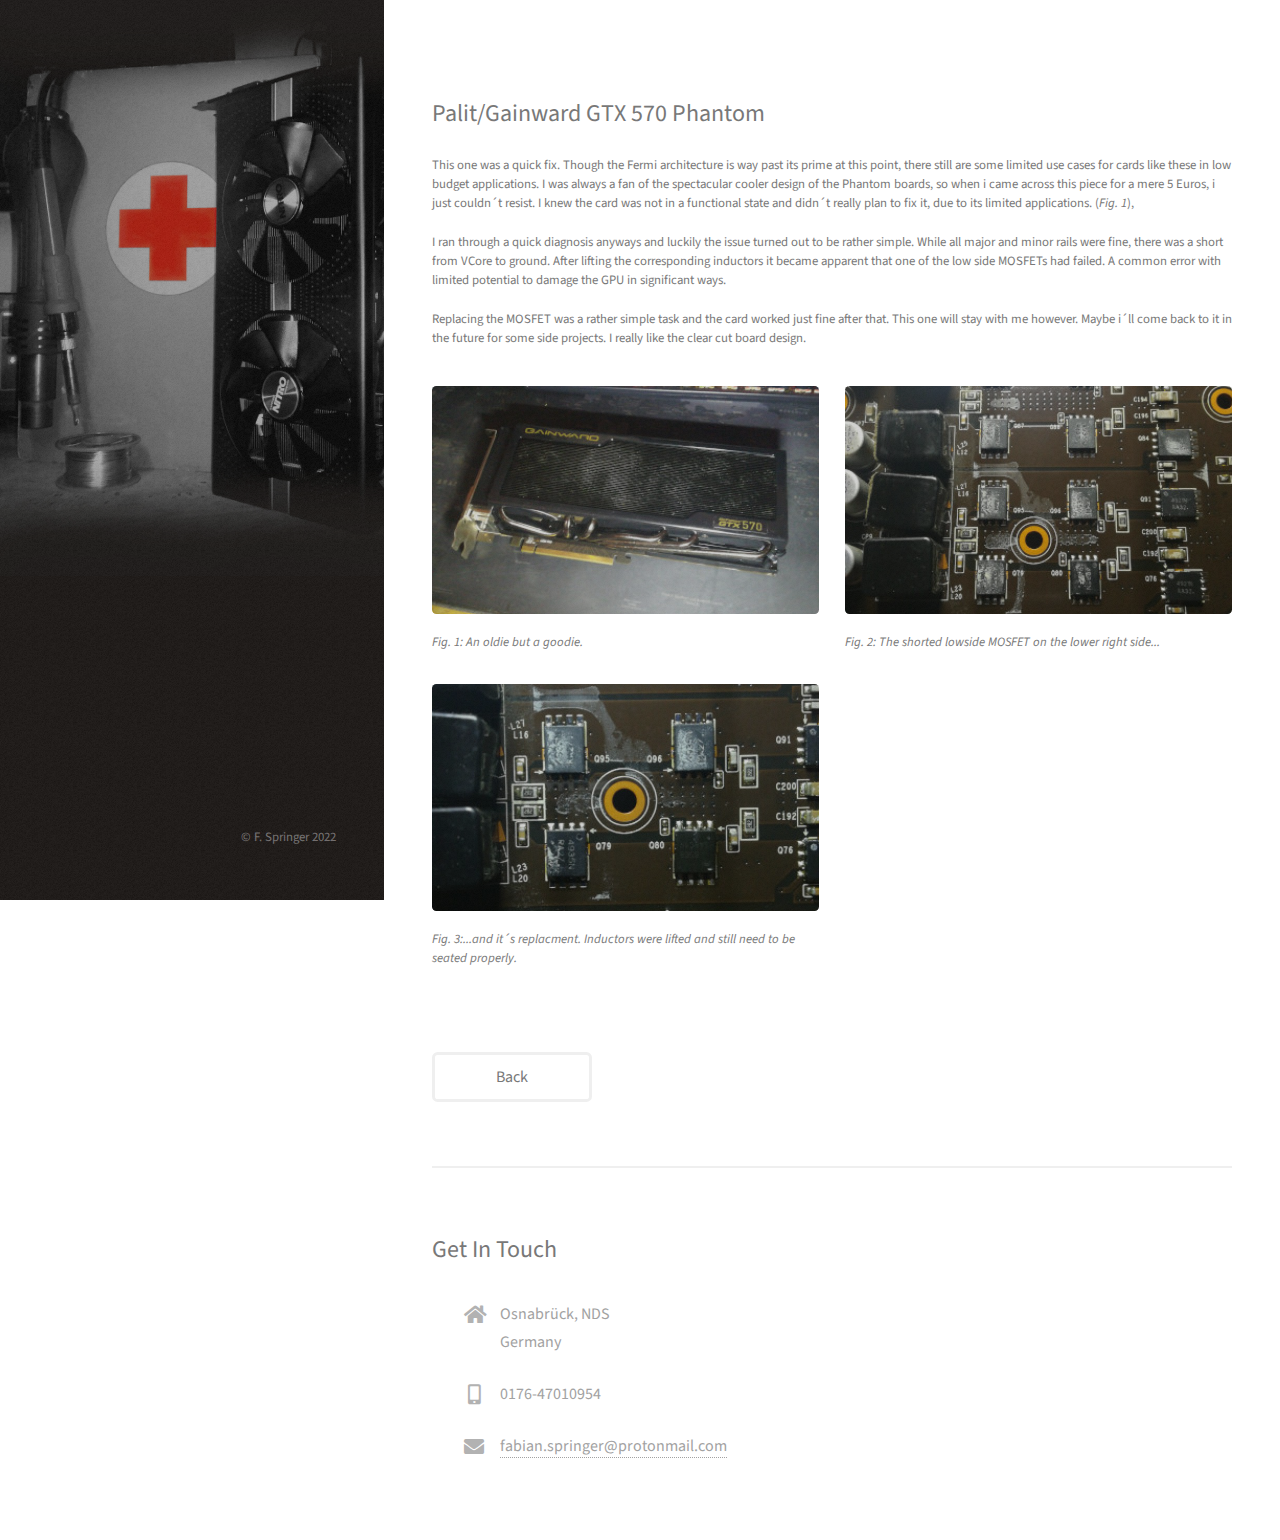
<file: 05.html>
<!DOCTYPE HTML>
<!--
	
-->
<html>
	<head>
		<title>Fabian Springer - Portfolio</title>
		<meta charset="utf-8" />
		<meta name="viewport" content="width=device-width, initial-scale=1, user-scalable=no" />
		<link rel="stylesheet" href="assets/css/main.css" />
	</head>
	<body class="is-preload">

		<!-- Header -->
			<header id="header">
				<div class="inner">
					<a href="#" class="image avatar"><img src="images/avatar.jpg" display:none alt="" /></a>
				
		        </div>
			</header>

		<!-- Main -->
			<div id="main">

				<!-- One -->
					

				<!-- Two -->
					<section id="two">
						<h2>Palit/Gainward GTX 570 Phantom</h2>
						
						<h6>This one was a quick fix. Though the Fermi architecture is way past its prime at this point, there still are some limited use cases for cards like these in low budget applications. I was always a fan of the spectacular cooler design of the Phantom boards, so when i came across this piece for a mere 5 Euros, i just couldn´t resist. I knew the card was not in a functional state and didn´t really plan to fix it, due to its limited applications. (<i>Fig. 1</i>),
							<br><br>
							I ran through a quick diagnosis anyways and luckily the issue turned out to be rather simple. While all major and minor rails were fine, there was a short from VCore to ground. After lifting the corresponding inductors it became apparent that one of the low side MOSFETs had failed. A common error with limited potential to damage the GPU in significant ways.  
							<br><br> 
							Replacing the MOSFET was a rather simple task and the card worked just fine after that. This one will stay with me however. Maybe i´ll come back to it in the future for some side projects. I really like the clear cut board design. 
							
							
							<br><br><br>
							<div class="row">
								
								<article class="col-6 col-12-xsmall work-item">
										<a href="images/fulls/570.jpg" class="image fit thumb"><img src="images/thumbs/570.jpg" alt="" /></a>
										<h3><i>Fig. 1: An oldie but a goodie.</i></h3>
								</article>
								<article class="col-6 col-12-xsmall work-item">
									<a href="images/fulls/570a.jpg" class="image fit thumb"><img src="images/thumbs/570a.jpg" alt="" /></a>
									<h3><i>Fig. 2: The shorted lowside MOSFET on the lower right side...</i></h3>
								
								</article>

								<article class="col-6 col-12-xsmall work-item">
									<a href="images/fulls/570b.jpg" class="image fit thumb"><img src="images/thumbs/570b.jpg" alt="" /></a>
									<h3><i>Fig. 3:...and it´s replacment. Inductors were lifted and still need to be seated properly.</i></h3>
									
								</article>
	
							
							</div>
							
					
							
							<br><br>
							

							
							
						   </h6>
						
						<div class="row">
							
						</div>
						<ul class="actions">
							<li><a href="RW.html" class="button">Back</a></li>
						</ul>
					</section>

				<!-- Three -->
				<section id="three">
					<h2>Get In Touch</h2>
					<p><h6></h6></p>
					
					<div class="row">
						<div class="col-0 col-12-small">
							<form method="post" action="#">
								
							</form>
							
						</div>
						<div class="col-4 col-12-small">
							<ul class="labeled-icons">
								<li>
									<h3 class="icon solid fa-home"><span class="label">Address</span></h3>
									
									Osnabrück, NDS<br />
									Germany
								</li>
							
								<li>
									<h3 class="icon solid fa-mobile-alt"><span class="label">Phone</span></h3>
									0176-47010954
								</li>
							
								<li>
									<h3 class="icon solid fa-envelope"><span class="label">Email</span></h3>
									<a href="mailto:fabian.springer@protonmail.com">fabian.springer@protonmail.com</a>
								</li>
							</ul>
						</div>
					</div>
				</section>

				<!-- Four -->
				<!--
					<section id="four">
						<h2>Elements</h2>

						<section>
							<h4>Text</h4>
							<p>This is <b>bold</b> and this is <strong>strong</strong>. This is <i>italic</i> and this is <em>emphasized</em>.
							This is <sup>superscript</sup> text and this is <sub>subscript</sub> text.
							This is <u>underlined</u> and this is code: <code>for (;;) { ... }</code>. Finally, <a href="#">this is a link</a>.</p>
							<hr />
							<header>
								<h4>Heading with a Subtitle</h4>
								<p>Lorem ipsum dolor sit amet nullam id egestas urna aliquam</p>
							</header>
							<p>Nunc lacinia ante nunc ac lobortis. Interdum adipiscing gravida odio porttitor sem non mi integer non faucibus ornare mi ut ante amet placerat aliquet. Volutpat eu sed ante lacinia sapien lorem accumsan varius montes viverra nibh in adipiscing blandit tempus accumsan.</p>
							<header>
								<h5>Heading with a Subtitle</h5>
								<p>Lorem ipsum dolor sit amet nullam id egestas urna aliquam</p>
							</header>
							<p>Nunc lacinia ante nunc ac lobortis. Interdum adipiscing gravida odio porttitor sem non mi integer non faucibus ornare mi ut ante amet placerat aliquet. Volutpat eu sed ante lacinia sapien lorem accumsan varius montes viverra nibh in adipiscing blandit tempus accumsan.</p>
							<hr />
							<h2>Heading Level 2</h2>
							<h3>Heading Level 3</h3>
							<h4>Heading Level 4</h4>
							<h5>Heading Level 5</h5>
							<h6>Heading Level 6</h6>
							<hr />
							<h5>Blockquote</h5>
							<blockquote>Fringilla nisl. Donec accumsan interdum nisi, quis tincidunt felis sagittis eget tempus euismod. Vestibulum ante ipsum primis in faucibus vestibulum. Blandit adipiscing eu felis iaculis volutpat ac adipiscing accumsan faucibus. Vestibulum ante ipsum primis in faucibus lorem ipsum dolor sit amet nullam adipiscing eu felis.</blockquote>
							<h5>Preformatted</h5>
							<pre><code>i = 0;

while (!deck.isInOrder()) {
print 'Iteration ' + i;
deck.shuffle();
i++;
}

print 'It took ' + i + ' iterations to sort the deck.';</code></pre>
						</section>

						<section>
							<h4>Lists</h4>
							<div class="row">
								<div class="col-6 col-12-xsmall">
									<h5>Unordered</h5>
									<ul>
										<li>Dolor pulvinar etiam magna etiam.</li>
										<li>Sagittis adipiscing lorem eleifend.</li>
										<li>Felis enim feugiat dolore viverra.</li>
									</ul>
									<h5>Alternate</h5>
									<ul class="alt">
										<li>Dolor pulvinar etiam magna etiam.</li>
										<li>Sagittis adipiscing lorem eleifend.</li>
										<li>Felis enim feugiat dolore viverra.</li>
									</ul>
								</div>
								<div class="col-6 col-12-xsmall">
									<h5>Ordered</h5>
									<ol>
										<li>Dolor pulvinar etiam magna etiam.</li>
										<li>Etiam vel felis at lorem sed viverra.</li>
										<li>Felis enim feugiat dolore viverra.</li>
										<li>Dolor pulvinar etiam magna etiam.</li>
										<li>Etiam vel felis at lorem sed viverra.</li>
										<li>Felis enim feugiat dolore viverra.</li>
									</ol>
									<h5>Icons</h5>
									<ul class="icons">
										<li><a href="#" class="icon brands fa-twitter"><span class="label">Twitter</span></a></li>
										<li><a href="#" class="icon brands fa-facebook-f"><span class="label">Facebook</span></a></li>
										<li><a href="#" class="icon brands fa-instagram"><span class="label">Instagram</span></a></li>
										<li><a href="#" class="icon brands fa-github"><span class="label">Github</span></a></li>
										<li><a href="#" class="icon brands fa-dribbble"><span class="label">Dribbble</span></a></li>
										<li><a href="#" class="icon brands fa-tumblr"><span class="label">Tumblr</span></a></li>
									</ul>
								</div>
							</div>
							<h5>Actions</h5>
							<ul class="actions">
								<li><a href="#" class="button primary">Default</a></li>
								<li><a href="#" class="button">Default</a></li>
							</ul>
							<ul class="actions small">
								<li><a href="#" class="button primary small">Small</a></li>
								<li><a href="#" class="button small">Small</a></li>
							</ul>
							<div class="row">
								<div class="col-6 col-12-small">
									<ul class="actions stacked">
										<li><a href="#" class="button primary">Default</a></li>
										<li><a href="#" class="button">Default</a></li>
									</ul>
								</div>
								<div class="col-6 col-12-small">
									<ul class="actions stacked">
										<li><a href="#" class="button primary small">Small</a></li>
										<li><a href="#" class="button small">Small</a></li>
									</ul>
								</div>
								<div class="col-6 col-12-small">
									<ul class="actions stacked">
										<li><a href="#" class="button primary fit">Default</a></li>
										<li><a href="#" class="button fit">Default</a></li>
									</ul>
								</div>
								<div class="col-6 col-12-small">
									<ul class="actions stacked">
										<li><a href="#" class="button primary small fit">Small</a></li>
										<li><a href="#" class="button small fit">Small</a></li>
									</ul>
								</div>
							</div>
						</section>

						<section>
							<h4>Table</h4>
							<h5>Default</h5>
							<div class="table-wrapper">
								<table>
									<thead>
										<tr>
											<th>Name</th>
											<th>Description</th>
											<th>Price</th>
										</tr>
									</thead>
									<tbody>
										<tr>
											<td>Item One</td>
											<td>Ante turpis integer aliquet porttitor.</td>
											<td>29.99</td>
										</tr>
										<tr>
											<td>Item Two</td>
											<td>Vis ac commodo adipiscing arcu aliquet.</td>
											<td>19.99</td>
										</tr>
										<tr>
											<td>Item Three</td>
											<td> Morbi faucibus arcu accumsan lorem.</td>
											<td>29.99</td>
										</tr>
										<tr>
											<td>Item Four</td>
											<td>Vitae integer tempus condimentum.</td>
											<td>19.99</td>
										</tr>
										<tr>
											<td>Item Five</td>
											<td>Ante turpis integer aliquet porttitor.</td>
											<td>29.99</td>
										</tr>
									</tbody>
									<tfoot>
										<tr>
											<td colspan="2"></td>
											<td>100.00</td>
										</tr>
									</tfoot>
								</table>
							</div>

							<h5>Alternate</h5>
							<div class="table-wrapper">
								<table class="alt">
									<thead>
										<tr>
											<th>Name</th>
											<th>Description</th>
											<th>Price</th>
										</tr>
									</thead>
									<tbody>
										<tr>
											<td>Item One</td>
											<td>Ante turpis integer aliquet porttitor.</td>
											<td>29.99</td>
										</tr>
										<tr>
											<td>Item Two</td>
											<td>Vis ac commodo adipiscing arcu aliquet.</td>
											<td>19.99</td>
										</tr>
										<tr>
											<td>Item Three</td>
											<td> Morbi faucibus arcu accumsan lorem.</td>
											<td>29.99</td>
										</tr>
										<tr>
											<td>Item Four</td>
											<td>Vitae integer tempus condimentum.</td>
											<td>19.99</td>
										</tr>
										<tr>
											<td>Item Five</td>
											<td>Ante turpis integer aliquet porttitor.</td>
											<td>29.99</td>
										</tr>
									</tbody>
									<tfoot>
										<tr>
											<td colspan="2"></td>
											<td>100.00</td>
										</tr>
									</tfoot>
								</table>
							</div>
						</section>

						<section>
							<h4>Buttons</h4>
							<ul class="actions">
								<li><a href="#" class="button primary">Primary</a></li>
								<li><a href="#" class="button">Default</a></li>
							</ul>
							<ul class="actions">
								<li><a href="#" class="button large">Large</a></li>
								<li><a href="#" class="button">Default</a></li>
								<li><a href="#" class="button small">Small</a></li>
							</ul>
							<ul class="actions fit">
								<li><a href="#" class="button primary fit">Fit</a></li>
								<li><a href="#" class="button fit">Fit</a></li>
							</ul>
							<ul class="actions fit small">
								<li><a href="#" class="button primary fit small">Fit + Small</a></li>
								<li><a href="#" class="button fit small">Fit + Small</a></li>
							</ul>
							<ul class="actions">
								<li><a href="#" class="button primary icon solid fa-download">Icon</a></li>
								<li><a href="#" class="button icon solid fa-download">Icon</a></li>
							</ul>
							<ul class="actions">
								<li><span class="button primary disabled">Primary</span></li>
								<li><span class="button disabled">Default</span></li>
							</ul>
						</section>

						<section>
							<h4>Form</h4>
							<form method="post" action="#">
								<div class="row gtr-uniform gtr-50">
									<div class="col-6 col-12-xsmall">
										<input type="text" name="demo-name" id="demo-name" value="" placeholder="Name" />
									</div>
									<div class="col-6 col-12-xsmall">
										<input type="email" name="demo-email" id="demo-email" value="" placeholder="Email" />
									</div>
									<div class="col-12">
										<select name="demo-category" id="demo-category">
											<option value="">- Category -</option>
											<option value="1">Manufacturing</option>
											<option value="1">Shipping</option>
											<option value="1">Administration</option>
											<option value="1">Human Resources</option>
										</select>
									</div>
									<div class="col-4 col-12-small">
										<input type="radio" id="demo-priority-low" name="demo-priority" checked>
										<label for="demo-priority-low">Low Priority</label>
									</div>
									<div class="col-4 col-12-small">
										<input type="radio" id="demo-priority-normal" name="demo-priority">
										<label for="demo-priority-normal">Normal Priority</label>
									</div>
									<div class="col-4 col-12-small">
										<input type="radio" id="demo-priority-high" name="demo-priority">
										<label for="demo-priority-high">High Priority</label>
									</div>
									<div class="col-6 col-12-small">
										<input type="checkbox" id="demo-copy" name="demo-copy">
										<label for="demo-copy">Email me a copy of this message</label>
									</div>
									<div class="col-6 col-12-small">
										<input type="checkbox" id="demo-human" name="demo-human" checked>
										<label for="demo-human">I am a human and not a robot</label>
									</div>
									<div class="col-12">
										<textarea name="demo-message" id="demo-message" placeholder="Enter your message" rows="6"></textarea>
									</div>
									<div class="col-12">
										<ul class="actions">
											<li><input type="submit" value="Send Message" class="primary" /></li>
											<li><input type="reset" value="Reset" /></li>
										</ul>
									</div>
								</div>
							</form>
						</section>

						<section>
							<h4>Image</h4>
							<h5>Fit</h5>
							<div class="box alt">
								<div class="row gtr-50 gtr-uniform">
									<div class="col-12"><span class="image fit"><img src="images/fulls/05.jpg" alt="" /></span></div>
									<div class="col-4"><span class="image fit"><img src="images/thumbs/01.jpg" alt="" /></span></div>
									<div class="col-4"><span class="image fit"><img src="images/thumbs/02.jpg" alt="" /></span></div>
									<div class="col-4"><span class="image fit"><img src="images/thumbs/03.jpg" alt="" /></span></div>
									<div class="col-4"><span class="image fit"><img src="images/thumbs/04.jpg" alt="" /></span></div>
									<div class="col-4"><span class="image fit"><img src="images/thumbs/05.jpg" alt="" /></span></div>
									<div class="col-4"><span class="image fit"><img src="images/thumbs/06.jpg" alt="" /></span></div>
									<div class="col-4"><span class="image fit"><img src="images/thumbs/03.jpg" alt="" /></span></div>
									<div class="col-4"><span class="image fit"><img src="images/thumbs/02.jpg" alt="" /></span></div>
									<div class="col-4"><span class="image fit"><img src="images/thumbs/01.jpg" alt="" /></span></div>
								</div>
							</div>
							<h5>Left &amp; Right</h5>
							<p><span class="image left"><img src="images/avatar.jpg" alt="" /></span>Fringilla nisl. Donec accumsan interdum nisi, quis tincidunt felis sagittis eget. tempus euismod. Vestibulum ante ipsum primis in faucibus vestibulum. Blandit adipiscing eu felis iaculis volutpat ac adipiscing accumsan eu faucibus. Integer ac pellentesque praesent tincidunt felis sagittis eget. tempus euismod. Vestibulum ante ipsum primis in faucibus vestibulum. Blandit adipiscing eu felis iaculis volutpat ac adipiscing accumsan eu faucibus. Integer ac pellentesque praesent. Donec accumsan interdum nisi, quis tincidunt felis sagittis eget. tempus euismod. Vestibulum ante ipsum primis in faucibus vestibulum. Blandit adipiscing eu felis iaculis volutpat ac adipiscing accumsan eu faucibus. Integer ac pellentesque praesent tincidunt felis sagittis eget. tempus euismod. Vestibulum ante ipsum primis in faucibus vestibulum. Blandit adipiscing eu felis iaculis volutpat ac adipiscing accumsan eu faucibus. Integer ac pellentesque praesent.</p>
							<p><span class="image right"><img src="images/avatar.jpg" alt="" /></span>Fringilla nisl. Donec accumsan interdum nisi, quis tincidunt felis sagittis eget. tempus euismod. Vestibulum ante ipsum primis in faucibus vestibulum. Blandit adipiscing eu felis iaculis volutpat ac adipiscing accumsan eu faucibus. Integer ac pellentesque praesent tincidunt felis sagittis eget. tempus euismod. Vestibulum ante ipsum primis in faucibus vestibulum. Blandit adipiscing eu felis iaculis volutpat ac adipiscing accumsan eu faucibus. Integer ac pellentesque praesent. Donec accumsan interdum nisi, quis tincidunt felis sagittis eget. tempus euismod. Vestibulum ante ipsum primis in faucibus vestibulum. Blandit adipiscing eu felis iaculis volutpat ac adipiscing accumsan eu faucibus. Integer ac pellentesque praesent tincidunt felis sagittis eget. tempus euismod. Vestibulum ante ipsum primis in faucibus vestibulum. Blandit adipiscing eu felis iaculis volutpat ac adipiscing accumsan eu faucibus. Integer ac pellentesque praesent.</p>
						</section>

					</section>
				-->

			</div>

		<!-- Footer -->
			<footer id="footer">
				<div class="inner">
					<ul class="icons">
						
					</ul>
					<ul class="copyright">
						<li>&copy; F. Springer 2022</li><li></a></li>
					</ul>
				</div>
			</footer>

		<!-- Scripts -->
			<script src="assets/js/jquery.min.js"></script>
			<script src="assets/js/jquery.poptrox.min.js"></script>
			<script src="assets/js/browser.min.js"></script>
			<script src="assets/js/breakpoints.min.js"></script>
			<script src="assets/js/util.js"></script>
			<script src="assets/js/main.js"></script>

	</body>
</html>
</file>
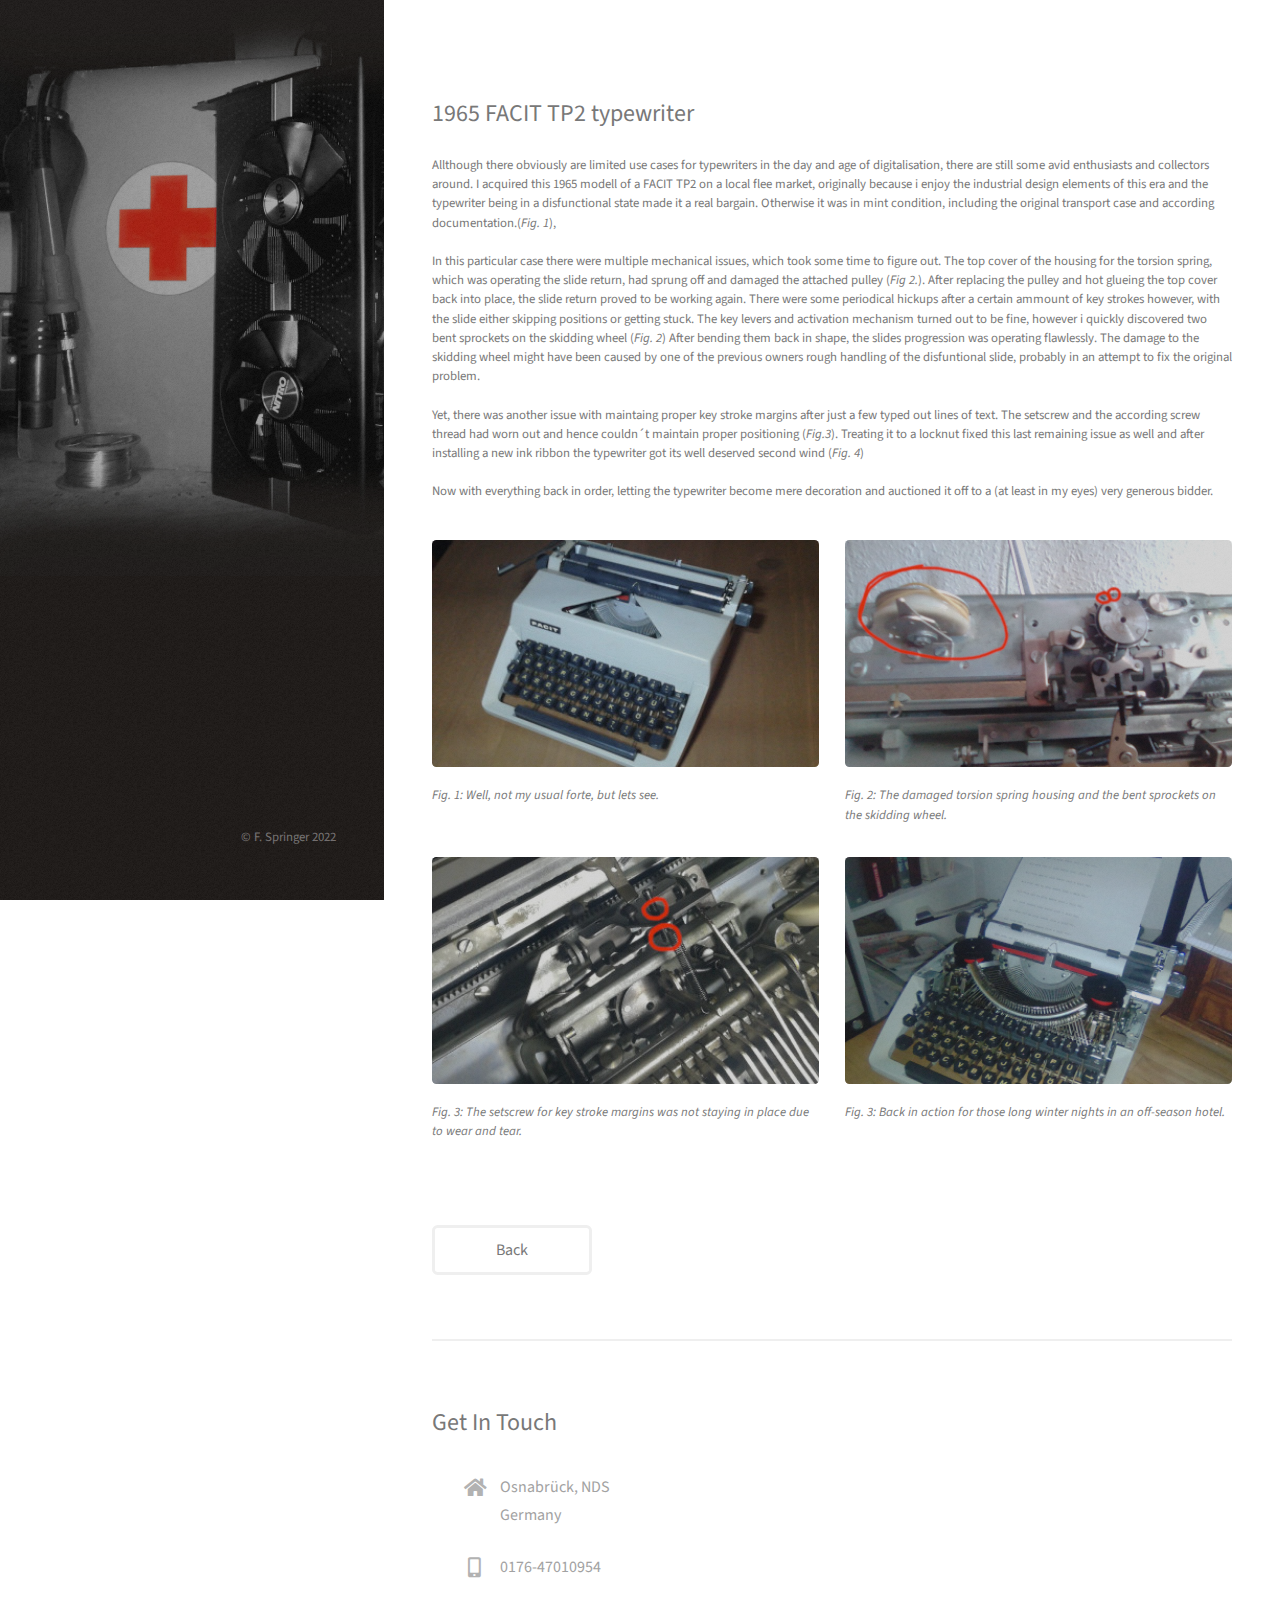
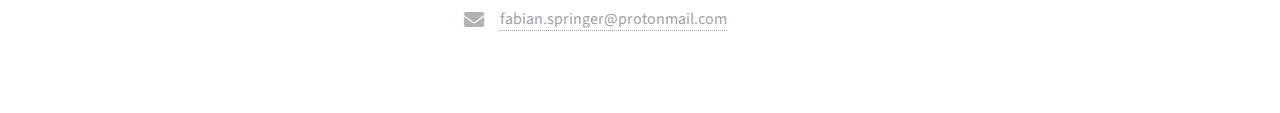
<file: 06.html>
<!DOCTYPE HTML>
<!--
	
-->
<html>
	<head>
		<title>Fabian Springer - Portfolio</title>
		<meta charset="utf-8" />
		<meta name="viewport" content="width=device-width, initial-scale=1, user-scalable=no" />
		<link rel="stylesheet" href="assets/css/main.css" />
	</head>
	<body class="is-preload">

		<!-- Header -->
			<header id="header">
				<div class="inner">
					<a href="#" class="image avatar"><img src="images/avatar.jpg" display:none alt="" /></a>
				
		        </div>
			</header>

		<!-- Main -->
			<div id="main">

				<!-- One -->
					

				<!-- Two -->
					<section id="two">
						<h2>1965 FACIT TP2 typewriter</h2>
						
						<h6>Allthough there obviously are limited use cases for typewriters in the day and age of digitalisation, there are still some avid enthusiasts and collectors around. I acquired this 1965 modell of a FACIT TP2 on a local flee market, originally because i enjoy the industrial design elements of this era and the typewriter being in a disfunctional state made it a real bargain. Otherwise it was in mint condition, including the original transport case and according documentation.(<i>Fig. 1</i>),
							<br><br>
							 In this particular case there were multiple mechanical issues, which took some time to figure out. The top cover of the housing for the torsion spring, which was operating the slide return, had sprung off and damaged the attached pulley (<i>Fig 2.</i>). After replacing the pulley and hot glueing the top cover back into place, the slide return proved to be working again. There were some periodical hickups after a certain ammount of key strokes however, with the slide either skipping positions or getting stuck.
							 The key levers and activation mechanism turned out to be fine, however i quickly discovered two bent sprockets on the skidding wheel (<i>Fig. 2</i>) After bending them back in shape, the slides progression was operating flawlessly. The damage to the skidding wheel might have been caused by one of the previous owners rough handling of the disfuntional slide, probably in an attempt to fix the original problem.
							 <br><br>
							 Yet, there was another issue with maintaing proper key stroke margins after just a few typed out lines of text. The setscrew and the according screw thread had worn out and hence couldn´t maintain proper positioning (<i>Fig.3</i>). Treating it to a locknut fixed this last remaining issue as well and after installing a new ink ribbon the typewriter got its well deserved second wind (<i>Fig. 4</i>)
							<br><br> 
							Now with everything back in order, letting the typewriter become mere decoration and auctioned it off to a (at least in my eyes) very generous bidder.    
							
							
							<br><br><br>
							<div class="row">
								
								<article class="col-6 col-12-xsmall work-item">
										<a href="images/fulls/tw3.jpg" class="image fit thumb"><img src="images/thumbs/tw3.jpg" alt="" /></a>
										<h3><i>Fig. 1: Well, not my usual forte, but lets see.</i></h3>
								</article>
								<article class="col-6 col-12-xsmall work-item">
									<a href="images/fulls/tw1.jpg" class="image fit thumb"><img src="images/thumbs/tw1.jpg" alt="" /></a>
									<h3><i>Fig. 2: The damaged torsion spring housing and the bent sprockets on the skidding wheel.</i></h3>
								
								</article>
								<article class="col-6 col-12-xsmall work-item">
									<a href="images/fulls/tw2.jpg" class="image fit thumb"><img src="images/thumbs/tw2.jpg" alt="" /></a>
									<h3><i>Fig. 3: The setscrew for key stroke margins was not staying in place due to wear and tear.</i></h3>
									
								</article>
								<article class="col-6 col-12-xsmall work-item">
									<a href="images/fulls/twx.jpg" class="image fit thumb"><img src="images/thumbs/twx.jpg" alt="" /></a>
									<h3><i>Fig. 3: Back in action for those long winter nights in an off-season hotel. </i></h3>
									
								</article>
	
							
							</div>
							
					
							
							<br><br>
							

							
							
						   </h6>
						
						<div class="row">
							
						</div>
						<ul class="actions">
							<li><a href="RW.html" class="button">Back</a></li>
						</ul>
					</section>

				<!-- Three -->
				<section id="three">
					<h2>Get In Touch</h2>
					<p><h6></h6></p>
					
					<div class="row">
						<div class="col-0 col-12-small">
							<form method="post" action="#">
								
							</form>
							
						</div>
						<div class="col-4 col-12-small">
							<ul class="labeled-icons">
								<li>
									<h3 class="icon solid fa-home"><span class="label">Address</span></h3>
									
									Osnabrück, NDS<br />
									Germany
								</li>
							
								<li>
									<h3 class="icon solid fa-mobile-alt"><span class="label">Phone</span></h3>
									0176-47010954
								</li>
							
								<li>
									<h3 class="icon solid fa-envelope"><span class="label">Email</span></h3>
									<a href="mailto:fabian.springer@protonmail.com">fabian.springer@protonmail.com</a>
								</li>
							</ul>
						</div>
					</div>
				</section>

				<!-- Four -->
				<!--
					<section id="four">
						<h2>Elements</h2>

						<section>
							<h4>Text</h4>
							<p>This is <b>bold</b> and this is <strong>strong</strong>. This is <i>italic</i> and this is <em>emphasized</em>.
							This is <sup>superscript</sup> text and this is <sub>subscript</sub> text.
							This is <u>underlined</u> and this is code: <code>for (;;) { ... }</code>. Finally, <a href="#">this is a link</a>.</p>
							<hr />
							<header>
								<h4>Heading with a Subtitle</h4>
								<p>Lorem ipsum dolor sit amet nullam id egestas urna aliquam</p>
							</header>
							<p>Nunc lacinia ante nunc ac lobortis. Interdum adipiscing gravida odio porttitor sem non mi integer non faucibus ornare mi ut ante amet placerat aliquet. Volutpat eu sed ante lacinia sapien lorem accumsan varius montes viverra nibh in adipiscing blandit tempus accumsan.</p>
							<header>
								<h5>Heading with a Subtitle</h5>
								<p>Lorem ipsum dolor sit amet nullam id egestas urna aliquam</p>
							</header>
							<p>Nunc lacinia ante nunc ac lobortis. Interdum adipiscing gravida odio porttitor sem non mi integer non faucibus ornare mi ut ante amet placerat aliquet. Volutpat eu sed ante lacinia sapien lorem accumsan varius montes viverra nibh in adipiscing blandit tempus accumsan.</p>
							<hr />
							<h2>Heading Level 2</h2>
							<h3>Heading Level 3</h3>
							<h4>Heading Level 4</h4>
							<h5>Heading Level 5</h5>
							<h6>Heading Level 6</h6>
							<hr />
							<h5>Blockquote</h5>
							<blockquote>Fringilla nisl. Donec accumsan interdum nisi, quis tincidunt felis sagittis eget tempus euismod. Vestibulum ante ipsum primis in faucibus vestibulum. Blandit adipiscing eu felis iaculis volutpat ac adipiscing accumsan faucibus. Vestibulum ante ipsum primis in faucibus lorem ipsum dolor sit amet nullam adipiscing eu felis.</blockquote>
							<h5>Preformatted</h5>
							<pre><code>i = 0;

while (!deck.isInOrder()) {
print 'Iteration ' + i;
deck.shuffle();
i++;
}

print 'It took ' + i + ' iterations to sort the deck.';</code></pre>
						</section>

						<section>
							<h4>Lists</h4>
							<div class="row">
								<div class="col-6 col-12-xsmall">
									<h5>Unordered</h5>
									<ul>
										<li>Dolor pulvinar etiam magna etiam.</li>
										<li>Sagittis adipiscing lorem eleifend.</li>
										<li>Felis enim feugiat dolore viverra.</li>
									</ul>
									<h5>Alternate</h5>
									<ul class="alt">
										<li>Dolor pulvinar etiam magna etiam.</li>
										<li>Sagittis adipiscing lorem eleifend.</li>
										<li>Felis enim feugiat dolore viverra.</li>
									</ul>
								</div>
								<div class="col-6 col-12-xsmall">
									<h5>Ordered</h5>
									<ol>
										<li>Dolor pulvinar etiam magna etiam.</li>
										<li>Etiam vel felis at lorem sed viverra.</li>
										<li>Felis enim feugiat dolore viverra.</li>
										<li>Dolor pulvinar etiam magna etiam.</li>
										<li>Etiam vel felis at lorem sed viverra.</li>
										<li>Felis enim feugiat dolore viverra.</li>
									</ol>
									<h5>Icons</h5>
									<ul class="icons">
										<li><a href="#" class="icon brands fa-twitter"><span class="label">Twitter</span></a></li>
										<li><a href="#" class="icon brands fa-facebook-f"><span class="label">Facebook</span></a></li>
										<li><a href="#" class="icon brands fa-instagram"><span class="label">Instagram</span></a></li>
										<li><a href="#" class="icon brands fa-github"><span class="label">Github</span></a></li>
										<li><a href="#" class="icon brands fa-dribbble"><span class="label">Dribbble</span></a></li>
										<li><a href="#" class="icon brands fa-tumblr"><span class="label">Tumblr</span></a></li>
									</ul>
								</div>
							</div>
							<h5>Actions</h5>
							<ul class="actions">
								<li><a href="#" class="button primary">Default</a></li>
								<li><a href="#" class="button">Default</a></li>
							</ul>
							<ul class="actions small">
								<li><a href="#" class="button primary small">Small</a></li>
								<li><a href="#" class="button small">Small</a></li>
							</ul>
							<div class="row">
								<div class="col-6 col-12-small">
									<ul class="actions stacked">
										<li><a href="#" class="button primary">Default</a></li>
										<li><a href="#" class="button">Default</a></li>
									</ul>
								</div>
								<div class="col-6 col-12-small">
									<ul class="actions stacked">
										<li><a href="#" class="button primary small">Small</a></li>
										<li><a href="#" class="button small">Small</a></li>
									</ul>
								</div>
								<div class="col-6 col-12-small">
									<ul class="actions stacked">
										<li><a href="#" class="button primary fit">Default</a></li>
										<li><a href="#" class="button fit">Default</a></li>
									</ul>
								</div>
								<div class="col-6 col-12-small">
									<ul class="actions stacked">
										<li><a href="#" class="button primary small fit">Small</a></li>
										<li><a href="#" class="button small fit">Small</a></li>
									</ul>
								</div>
							</div>
						</section>

						<section>
							<h4>Table</h4>
							<h5>Default</h5>
							<div class="table-wrapper">
								<table>
									<thead>
										<tr>
											<th>Name</th>
											<th>Description</th>
											<th>Price</th>
										</tr>
									</thead>
									<tbody>
										<tr>
											<td>Item One</td>
											<td>Ante turpis integer aliquet porttitor.</td>
											<td>29.99</td>
										</tr>
										<tr>
											<td>Item Two</td>
											<td>Vis ac commodo adipiscing arcu aliquet.</td>
											<td>19.99</td>
										</tr>
										<tr>
											<td>Item Three</td>
											<td> Morbi faucibus arcu accumsan lorem.</td>
											<td>29.99</td>
										</tr>
										<tr>
											<td>Item Four</td>
											<td>Vitae integer tempus condimentum.</td>
											<td>19.99</td>
										</tr>
										<tr>
											<td>Item Five</td>
											<td>Ante turpis integer aliquet porttitor.</td>
											<td>29.99</td>
										</tr>
									</tbody>
									<tfoot>
										<tr>
											<td colspan="2"></td>
											<td>100.00</td>
										</tr>
									</tfoot>
								</table>
							</div>

							<h5>Alternate</h5>
							<div class="table-wrapper">
								<table class="alt">
									<thead>
										<tr>
											<th>Name</th>
											<th>Description</th>
											<th>Price</th>
										</tr>
									</thead>
									<tbody>
										<tr>
											<td>Item One</td>
											<td>Ante turpis integer aliquet porttitor.</td>
											<td>29.99</td>
										</tr>
										<tr>
											<td>Item Two</td>
											<td>Vis ac commodo adipiscing arcu aliquet.</td>
											<td>19.99</td>
										</tr>
										<tr>
											<td>Item Three</td>
											<td> Morbi faucibus arcu accumsan lorem.</td>
											<td>29.99</td>
										</tr>
										<tr>
											<td>Item Four</td>
											<td>Vitae integer tempus condimentum.</td>
											<td>19.99</td>
										</tr>
										<tr>
											<td>Item Five</td>
											<td>Ante turpis integer aliquet porttitor.</td>
											<td>29.99</td>
										</tr>
									</tbody>
									<tfoot>
										<tr>
											<td colspan="2"></td>
											<td>100.00</td>
										</tr>
									</tfoot>
								</table>
							</div>
						</section>

						<section>
							<h4>Buttons</h4>
							<ul class="actions">
								<li><a href="#" class="button primary">Primary</a></li>
								<li><a href="#" class="button">Default</a></li>
							</ul>
							<ul class="actions">
								<li><a href="#" class="button large">Large</a></li>
								<li><a href="#" class="button">Default</a></li>
								<li><a href="#" class="button small">Small</a></li>
							</ul>
							<ul class="actions fit">
								<li><a href="#" class="button primary fit">Fit</a></li>
								<li><a href="#" class="button fit">Fit</a></li>
							</ul>
							<ul class="actions fit small">
								<li><a href="#" class="button primary fit small">Fit + Small</a></li>
								<li><a href="#" class="button fit small">Fit + Small</a></li>
							</ul>
							<ul class="actions">
								<li><a href="#" class="button primary icon solid fa-download">Icon</a></li>
								<li><a href="#" class="button icon solid fa-download">Icon</a></li>
							</ul>
							<ul class="actions">
								<li><span class="button primary disabled">Primary</span></li>
								<li><span class="button disabled">Default</span></li>
							</ul>
						</section>

						<section>
							<h4>Form</h4>
							<form method="post" action="#">
								<div class="row gtr-uniform gtr-50">
									<div class="col-6 col-12-xsmall">
										<input type="text" name="demo-name" id="demo-name" value="" placeholder="Name" />
									</div>
									<div class="col-6 col-12-xsmall">
										<input type="email" name="demo-email" id="demo-email" value="" placeholder="Email" />
									</div>
									<div class="col-12">
										<select name="demo-category" id="demo-category">
											<option value="">- Category -</option>
											<option value="1">Manufacturing</option>
											<option value="1">Shipping</option>
											<option value="1">Administration</option>
											<option value="1">Human Resources</option>
										</select>
									</div>
									<div class="col-4 col-12-small">
										<input type="radio" id="demo-priority-low" name="demo-priority" checked>
										<label for="demo-priority-low">Low Priority</label>
									</div>
									<div class="col-4 col-12-small">
										<input type="radio" id="demo-priority-normal" name="demo-priority">
										<label for="demo-priority-normal">Normal Priority</label>
									</div>
									<div class="col-4 col-12-small">
										<input type="radio" id="demo-priority-high" name="demo-priority">
										<label for="demo-priority-high">High Priority</label>
									</div>
									<div class="col-6 col-12-small">
										<input type="checkbox" id="demo-copy" name="demo-copy">
										<label for="demo-copy">Email me a copy of this message</label>
									</div>
									<div class="col-6 col-12-small">
										<input type="checkbox" id="demo-human" name="demo-human" checked>
										<label for="demo-human">I am a human and not a robot</label>
									</div>
									<div class="col-12">
										<textarea name="demo-message" id="demo-message" placeholder="Enter your message" rows="6"></textarea>
									</div>
									<div class="col-12">
										<ul class="actions">
											<li><input type="submit" value="Send Message" class="primary" /></li>
											<li><input type="reset" value="Reset" /></li>
										</ul>
									</div>
								</div>
							</form>
						</section>

						<section>
							<h4>Image</h4>
							<h5>Fit</h5>
							<div class="box alt">
								<div class="row gtr-50 gtr-uniform">
									<div class="col-12"><span class="image fit"><img src="images/fulls/05.jpg" alt="" /></span></div>
									<div class="col-4"><span class="image fit"><img src="images/thumbs/01.jpg" alt="" /></span></div>
									<div class="col-4"><span class="image fit"><img src="images/thumbs/02.jpg" alt="" /></span></div>
									<div class="col-4"><span class="image fit"><img src="images/thumbs/03.jpg" alt="" /></span></div>
									<div class="col-4"><span class="image fit"><img src="images/thumbs/04.jpg" alt="" /></span></div>
									<div class="col-4"><span class="image fit"><img src="images/thumbs/05.jpg" alt="" /></span></div>
									<div class="col-4"><span class="image fit"><img src="images/thumbs/06.jpg" alt="" /></span></div>
									<div class="col-4"><span class="image fit"><img src="images/thumbs/03.jpg" alt="" /></span></div>
									<div class="col-4"><span class="image fit"><img src="images/thumbs/02.jpg" alt="" /></span></div>
									<div class="col-4"><span class="image fit"><img src="images/thumbs/01.jpg" alt="" /></span></div>
								</div>
							</div>
							<h5>Left &amp; Right</h5>
							<p><span class="image left"><img src="images/avatar.jpg" alt="" /></span>Fringilla nisl. Donec accumsan interdum nisi, quis tincidunt felis sagittis eget. tempus euismod. Vestibulum ante ipsum primis in faucibus vestibulum. Blandit adipiscing eu felis iaculis volutpat ac adipiscing accumsan eu faucibus. Integer ac pellentesque praesent tincidunt felis sagittis eget. tempus euismod. Vestibulum ante ipsum primis in faucibus vestibulum. Blandit adipiscing eu felis iaculis volutpat ac adipiscing accumsan eu faucibus. Integer ac pellentesque praesent. Donec accumsan interdum nisi, quis tincidunt felis sagittis eget. tempus euismod. Vestibulum ante ipsum primis in faucibus vestibulum. Blandit adipiscing eu felis iaculis volutpat ac adipiscing accumsan eu faucibus. Integer ac pellentesque praesent tincidunt felis sagittis eget. tempus euismod. Vestibulum ante ipsum primis in faucibus vestibulum. Blandit adipiscing eu felis iaculis volutpat ac adipiscing accumsan eu faucibus. Integer ac pellentesque praesent.</p>
							<p><span class="image right"><img src="images/avatar.jpg" alt="" /></span>Fringilla nisl. Donec accumsan interdum nisi, quis tincidunt felis sagittis eget. tempus euismod. Vestibulum ante ipsum primis in faucibus vestibulum. Blandit adipiscing eu felis iaculis volutpat ac adipiscing accumsan eu faucibus. Integer ac pellentesque praesent tincidunt felis sagittis eget. tempus euismod. Vestibulum ante ipsum primis in faucibus vestibulum. Blandit adipiscing eu felis iaculis volutpat ac adipiscing accumsan eu faucibus. Integer ac pellentesque praesent. Donec accumsan interdum nisi, quis tincidunt felis sagittis eget. tempus euismod. Vestibulum ante ipsum primis in faucibus vestibulum. Blandit adipiscing eu felis iaculis volutpat ac adipiscing accumsan eu faucibus. Integer ac pellentesque praesent tincidunt felis sagittis eget. tempus euismod. Vestibulum ante ipsum primis in faucibus vestibulum. Blandit adipiscing eu felis iaculis volutpat ac adipiscing accumsan eu faucibus. Integer ac pellentesque praesent.</p>
						</section>

					</section>
				-->

			</div>

		<!-- Footer -->
			<footer id="footer">
				<div class="inner">
					<ul class="icons">
						
					</ul>
					<ul class="copyright">
						<li>&copy; F. Springer 2022</li><li></a></li>
					</ul>
				</div>
			</footer>

		<!-- Scripts -->
			<script src="assets/js/jquery.min.js"></script>
			<script src="assets/js/jquery.poptrox.min.js"></script>
			<script src="assets/js/browser.min.js"></script>
			<script src="assets/js/breakpoints.min.js"></script>
			<script src="assets/js/util.js"></script>
			<script src="assets/js/main.js"></script>

	</body>
</html>
</file>
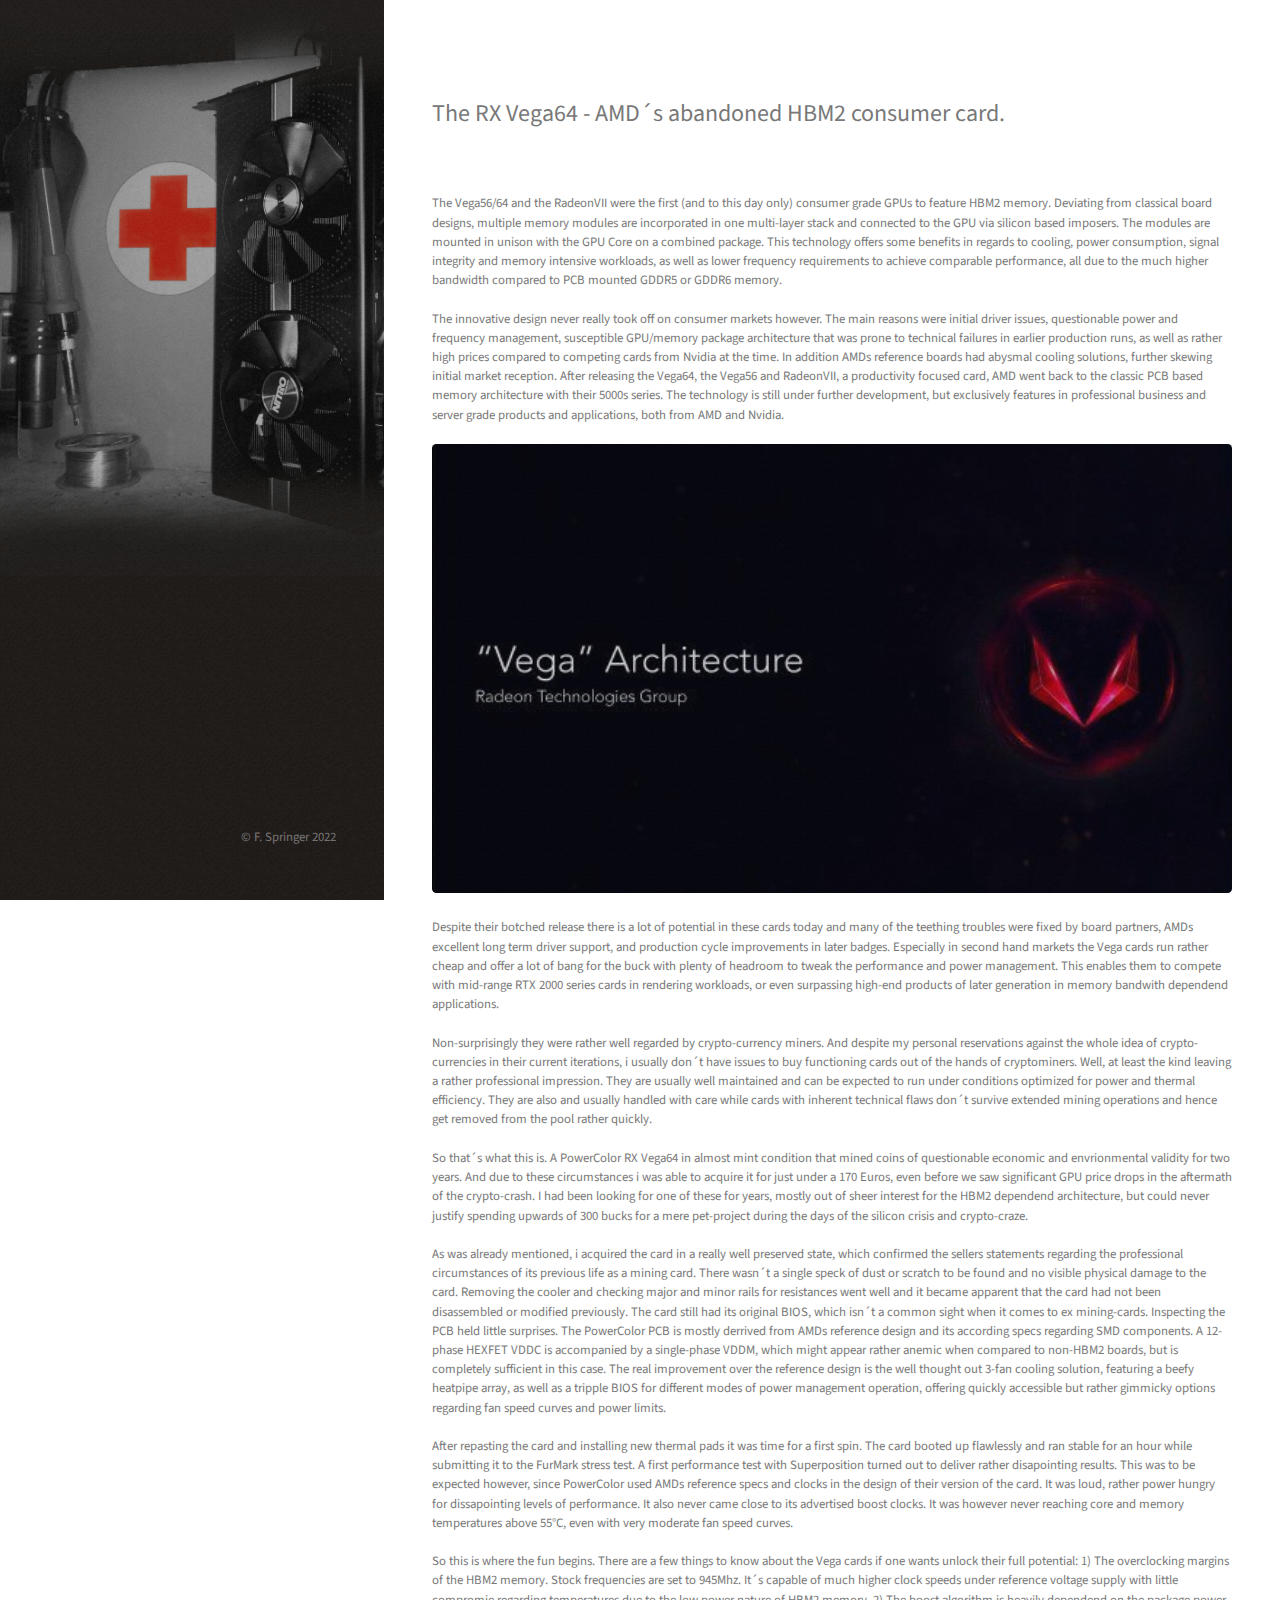
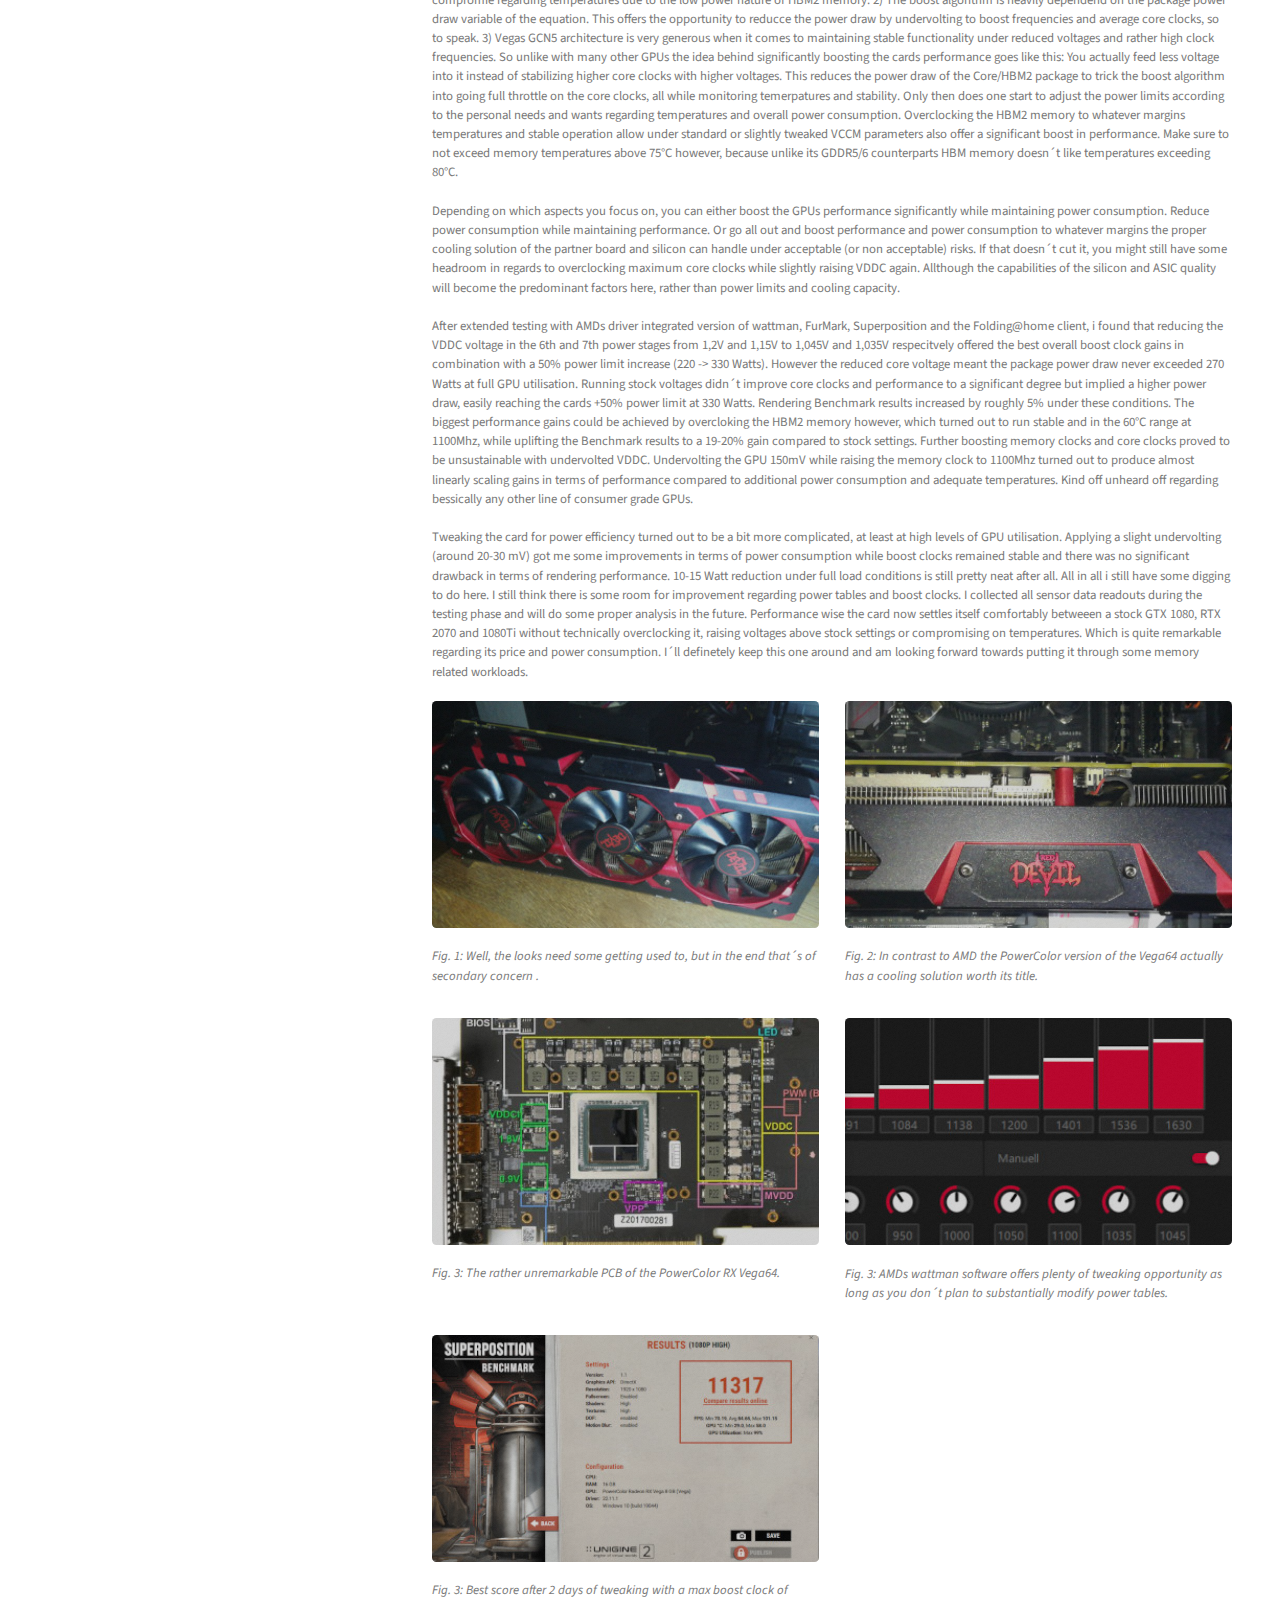
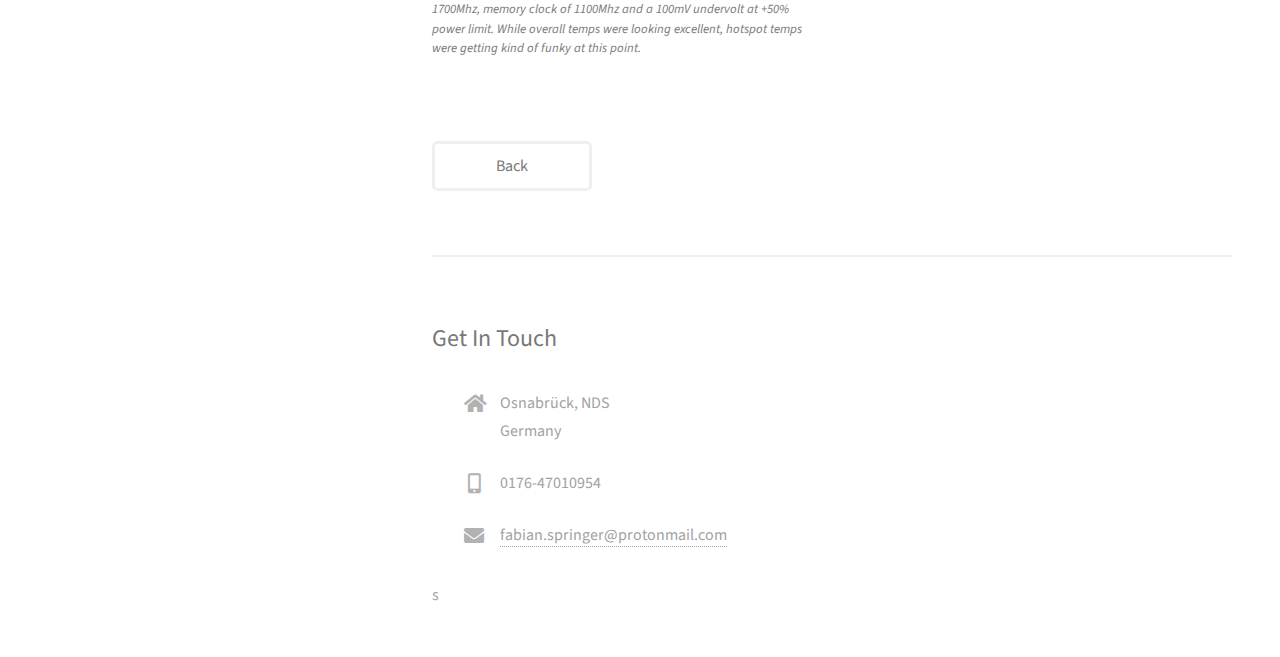
<file: 07.html>
<!DOCTYPE HTML>
<!--
	
-->
<html>
	<head>
		<title>Fabian Springer - Portfolio</title>
		<meta charset="utf-8" />
		<meta name="viewport" content="width=device-width, initial-scale=1, user-scalable=no" />
		<link rel="stylesheet" href="assets/css/main.css" />
	</head>
	<body class="is-preload">

		<!-- Header -->
			<header id="header">
				<div class="inner">
					<a href="#" class="image avatar"><img src="images/avatar.jpg" display:none alt="" /></a>
				
		        </div>
			</header>

		<!-- Main -->
			<div id="main">

				<!-- One -->
					

				<!-- Two -->
					<section id="two">
						<h2>The RX Vega64 - AMD´s abandoned HBM2 consumer card.</h2>
						
						<h6>
							<br><br>

							 The Vega56/64 and the RadeonVII were the first (and to this day only) consumer grade GPUs to feature HBM2 memory. Deviating from classical board designs, multiple memory modules are incorporated in one multi-layer stack and connected to the GPU via silicon based imposers. The modules are mounted in unison with the GPU Core on a combined package.  
							 This technology offers some benefits in regards to cooling, power consumption, signal integrity and memory intensive workloads, as well as lower frequency requirements to achieve comparable performance, all due to the much higher bandwidth compared to PCB mounted GDDR5 or GDDR6 memory. 
							 <br><br> 
							 The innovative design never really took off on consumer markets however. The main reasons were initial driver issues, questionable power and frequency management, susceptible GPU/memory package architecture that was prone to technical failures in earlier production runs, as well as rather high prices compared to competing cards from Nvidia at the time. In addition AMDs reference boards had abysmal cooling solutions, further skewing initial market reception.
							 After releasing the Vega64, the Vega56 and RadeonVII, a productivity focused card, AMD went back to the classic PCB based memory architecture with their 5000s series. The technology is still under further development, but exclusively features in professional business and server grade products and applications, both from AMD and Nvidia. 
							 <br><br>
					 		<article class="col-6 col-12-xsmall work-item">
							 <a href="images/fulls/vega64_b.jpg" class="image fit thumb"><img src="images/thumbs/vega64_b.jpg" alt="" /></a>
							 <h3><i></i></h3>
					 		</article>
							 Despite their botched release there is a lot of potential in these cards today and many of the teething troubles were fixed by board partners, AMDs excellent long term driver support, and production cycle improvements in later badges. Especially in second hand markets the Vega cards run rather cheap and offer a lot of bang for the buck with plenty of headroom to tweak the performance and power management. This enables them to compete with mid-range RTX 2000 series cards in rendering workloads, or even surpassing high-end products of later generation in memory bandwith dependend applications.
							 <br><br>
							 Non-surprisingly they were rather well regarded by crypto-currency miners. And despite my personal reservations against the whole idea of crypto-currencies in their current iterations, i usually don´t have issues to buy functioning cards out of the hands of cryptominers. Well, at least the kind leaving a rather professional impression. They are usually well maintained and can be expected to run under conditions optimized for power and thermal efficiency. They are also and usually handled with care while cards with inherent technical flaws don´t survive extended mining operations and hence get removed from the pool rather quickly. 
							 <br><br>
							 So that´s what this is. A PowerColor RX Vega64 in almost mint condition that mined coins of questionable economic and envrionmental validity for two years. And due to these circumstances i was able to acquire it for just under a 170 Euros, even before we saw significant GPU price drops in the aftermath of the crypto-crash. I had been looking for one of these for years, mostly out of sheer interest for the HBM2 dependend architecture, but could never justify spending upwards of 300 bucks for a mere pet-project during the days of the silicon crisis and crypto-craze. 
							<br><br> 
							 As was already mentioned, i acquired the card in a really well preserved state, which confirmed the sellers statements regarding the professional circumstances of its previous life as a mining card. There wasn´t a single speck of dust or scratch to be found and no visible physical damage to the card. Removing the cooler and checking major and minor rails for resistances went well and it became apparent that the card had not been disassembled or modified previously. The card still had its original BIOS, which isn´t a common sight when it comes to ex mining-cards. Inspecting the PCB held little surprises. The PowerColor PCB is mostly derrived from AMDs reference design and its according specs regarding SMD components.
							 A 12-phase HEXFET VDDC is accompanied by a single-phase VDDM, which might appear rather anemic when compared to non-HBM2 boards, but is completely sufficient in this case. The real improvement over the reference design is the well thought out 3-fan cooling solution, featuring a beefy heatpipe array, as well as a tripple BIOS for different modes of power management operation, offering quickly accessible but rather gimmicky options regarding fan speed curves and power limits.    
							<br><br>
							After repasting the card and installing new thermal pads it was time for a first spin. The card booted up flawlessly and ran stable for an hour while submitting it to the FurMark stress test. A first performance test with Superposition turned out to deliver rather disapointing results. This was to be expected however, since PowerColor used AMDs reference specs and clocks in the design of their version of the card. It was loud, rather power hungry for dissapointing levels of performance. It also never came close to its advertised boost clocks. It was however never reaching core and memory temperatures above 55°C, even with very moderate fan speed curves.   
							<br><br>
							So this is where the fun begins. There are a few things to know about the Vega cards if one wants unlock their full potential: 1) The overclocking margins of the HBM2 memory. Stock frequencies are set to 945Mhz. It´s capable of much higher clock speeds under reference voltage supply with little compromie regarding temperatures due to the low power nature of HBM2 memory. 2) The boost algorithm is heavily dependend on the package power draw variable of the equation. This offers the opportunity to reducce the power draw by undervolting to boost frequencies and average core clocks, so to speak. 3) Vegas GCN5 architecture is very generous when it comes to maintaining stable functionality under reduced voltages and rather high clock frequencies.
							So unlike with many other GPUs the idea behind significantly boosting the cards performance goes like this: You actually feed less voltage into it instead of stabilizing higher core clocks with higher voltages. This reduces the power draw of the Core/HBM2 package to trick the boost algorithm into going full throttle on the core clocks, all while monitoring temerpatures and stability. Only then does one start to adjust the power limits according to the personal needs and wants regarding temperatures and overall power consumption. Overclocking the HBM2 memory to whatever margins temperatures and stable operation allow under standard or slightly tweaked VCCM parameters also offer a significant boost in performance. Make sure to not exceed memory temperatures above 75°C however, because unlike its GDDR5/6 counterparts HBM memory doesn´t like temperatures exceeding 80°C.  
							<br><br>
							Depending on which aspects you focus on, you can either boost the GPUs performance significantly while maintaining power consumption. Reduce power consumption while maintaining performance. Or go all out and boost performance and power consumption to whatever margins the proper cooling solution of the partner board and silicon can handle under acceptable (or non acceptable) risks. If that doesn´t cut it, you might still have some headroom in regards to overclocking maximum core clocks while slightly raising VDDC again. Allthough the capabilities of the silicon and ASIC quality will become the predominant factors here, rather than power limits and cooling capacity.      
							<br><br>
							After extended testing with AMDs driver integrated version of wattman, FurMark, Superposition and the Folding@home client, i found that reducing the VDDC voltage in the 6th and 7th power stages from 1,2V and 1,15V to 1,045V and 1,035V respecitvely offered the best overall boost clock gains in combination with a 50% power limit increase (220 -> 330 Watts). However the reduced core voltage meant the package power draw never exceeded 270 Watts at full GPU utilisation. Running stock voltages didn´t improve core clocks and performance to a significant degree but implied a higher power draw, easily reaching the cards +50% power limit at 330 Watts. Rendering Benchmark results increased by roughly 5% under these conditions. The biggest performance gains could be achieved by overcloking the HBM2 memory however, which turned out to run stable and in the 60°C range at 1100Mhz, while uplifting the Benchmark results to a 19-20% gain compared to stock settings. Further boosting memory clocks and core clocks proved to be unsustainable with undervolted VDDC.
							Undervolting the GPU 150mV while raising the memory clock to 1100Mhz turned out to produce almost linearly scaling gains in terms of performance compared to additional power consumption and adequate temperatures. Kind off unheard off regarding bessically any other line of consumer grade GPUs. 
							<br>
							<br>
							Tweaking the card for power efficiency turned out to be a bit more complicated, at least at high levels of GPU utilisation. Applying a slight undervolting (around 20-30 mV) got me some improvements in terms of power consumption while boost clocks remained stable and there was no significant drawback in terms of rendering performance. 10-15 Watt reduction under full load conditions is still pretty neat after all.
							All in all i still have some digging to do here. I still think there is some room for improvement regarding power tables and boost clocks. I collected all sensor data readouts during the testing phase and will do some proper analysis in the future. Performance wise the card now settles itself comfortably betweeen a stock GTX 1080, RTX 2070 and 1080Ti without technically overclocking it, raising voltages above stock settings or compromising on temperatures. Which is quite remarkable regarding its price and power consumption. I´ll definetely keep this one around and am looking forward towards putting it through some memory related workloads.
							<br><br>
			
							<div class="row">
								
								<article class="col-6 col-12-xsmall work-item">
										<a href="images/fulls/vega64_a.jpg" class="image fit thumb"><img src="images/thumbs/vega64_a.jpg" alt="" /></a>
										<h3><i>Fig. 1: Well, the looks need some getting used to, but in the end that´s of secondary concern .</i></h3>
								</article>
								<article class="col-6 col-12-xsmall work-item">
									<a href="images/fulls/vega64_c.jpg" class="image fit thumb"><img src="images/thumbs/vega64_c.jpg" alt="" /></a>
									<h3><i>Fig. 2: In contrast to AMD the PowerColor version of the Vega64 actually has a cooling solution worth its title.</i></h3>
								
								</article>
								<article class="col-6 col-12-xsmall work-item">
									<a href="images/fulls/vega64_e.jpeg" class="image fit thumb"><img src="images/thumbs/vega64_e.jpeg" alt="" /></a>
									<h3><i>Fig. 3: The rather unremarkable PCB of the PowerColor RX Vega64.</i></h3>
									
								</article>
								<article class="col-6 col-12-xsmall work-item">
									<a href="images/fulls/vega64_d.jpg" class="image fit thumb"><img src="images/thumbs/vega64_d.jpg" alt="" /></a>
									<h3><i>Fig. 3: AMDs wattman software offers plenty of tweaking opportunity as long as you don´t plan to substantially modify power tables. </i></h3>
									
								</article>
								<article class="col-6 col-12-xsmall work-item">
									<a href="images/fulls/vega64_f.jpg" class="image fit thumb"><img src="images/thumbs/vega64_f.jpg" alt="" /></a>
									<h3><i>Fig. 3: Best score after 2 days of tweaking with a max boost clock of 1700Mhz, memory clock of 1100Mhz and a 100mV undervolt at +50% power limit. While overall temps were looking excellent, hotspot temps were getting kind of funky at this point.</i></h3>
									
								</article>
							
							</div>
							
					
							
							<br><br>
							

							
							
						   </h6>
						
						<div class="row">
							
						</div>
						<ul class="actions">
							<li><a href="RW.html" class="button">Back</a></li>
						</ul>
					</section>

				<!-- Three -->
				<section id="three">
					<h2>Get In Touch</h2>
					<p><h6></h6></p>
					
					<div class="row">
						<div class="col-0 col-12-small">
							<form method="post" action="#">
								
							</form>
							
						</div>
						<div class="col-4 col-12-small">
							<ul class="labeled-icons">
								<li>
									<h3 class="icon solid fa-home"><span class="label">Address</span></h3>
									
									Osnabrück, NDS<br />
									Germany
								</li>
							
								<li>
									<h3 class="icon solid fa-mobile-alt"><span class="label">Phone</span></h3>
									0176-47010954
								</li>
							
								<li>
									<h3 class="icon solid fa-envelope"><span class="label">Email</span></h3>
									<a href="mailto:fabian.springer@protonmail.com">fabian.springer@protonmail.com</a>
								</li>
							</ul>
						</div>
					</div>
				</section>s

				<!-- Four -->
				<!--
					<section id="four">
						<h2>Elements</h2>

						<section>
							<h4>Text</h4>
							<p>This is <b>bold</b> and this is <strong>strong</strong>. This is <i>italic</i> and this is <em>emphasized</em>.
							This is <sup>superscript</sup> text and this is <sub>subscript</sub> text.
							This is <u>underlined</u> and this is code: <code>for (;;) { ... }</code>. Finally, <a href="#">this is a link</a>.</p>
							<hr />
							<header>
								<h4>Heading with a Subtitle</h4>
								<p>Lorem ipsum dolor sit amet nullam id egestas urna aliquam</p>
							</header>
							<p>Nunc lacinia ante nunc ac lobortis. Interdum adipiscing gravida odio porttitor sem non mi integer non faucibus ornare mi ut ante amet placerat aliquet. Volutpat eu sed ante lacinia sapien lorem accumsan varius montes viverra nibh in adipiscing blandit tempus accumsan.</p>
							<header>
								<h5>Heading with a Subtitle</h5>
								<p>Lorem ipsum dolor sit amet nullam id egestas urna aliquam</p>
							</header>
							<p>Nunc lacinia ante nunc ac lobortis. Interdum adipiscing gravida odio porttitor sem non mi integer non faucibus ornare mi ut ante amet placerat aliquet. Volutpat eu sed ante lacinia sapien lorem accumsan varius montes viverra nibh in adipiscing blandit tempus accumsan.</p>
							<hr />
							<h2>Heading Level 2</h2>
							<h3>Heading Level 3</h3>
							<h4>Heading Level 4</h4>
							<h5>Heading Level 5</h5>
							<h6>Heading Level 6</h6>
							<hr />
							<h5>Blockquote</h5>
							<blockquote>Fringilla nisl. Donec accumsan interdum nisi, quis tincidunt felis sagittis eget tempus euismod. Vestibulum ante ipsum primis in faucibus vestibulum. Blandit adipiscing eu felis iaculis volutpat ac adipiscing accumsan faucibus. Vestibulum ante ipsum primis in faucibus lorem ipsum dolor sit amet nullam adipiscing eu felis.</blockquote>
							<h5>Preformatted</h5>
							<pre><code>i = 0;

while (!deck.isInOrder()) {
print 'Iteration ' + i;
deck.shuffle();
i++;
}

print 'It took ' + i + ' iterations to sort the deck.';</code></pre>
						</section>

						<section>
							<h4>Lists</h4>
							<div class="row">
								<div class="col-6 col-12-xsmall">
									<h5>Unordered</h5>
									<ul>
										<li>Dolor pulvinar etiam magna etiam.</li>
										<li>Sagittis adipiscing lorem eleifend.</li>
										<li>Felis enim feugiat dolore viverra.</li>
									</ul>
									<h5>Alternate</h5>
									<ul class="alt">
										<li>Dolor pulvinar etiam magna etiam.</li>
										<li>Sagittis adipiscing lorem eleifend.</li>
										<li>Felis enim feugiat dolore viverra.</li>
									</ul>
								</div>
								<div class="col-6 col-12-xsmall">
									<h5>Ordered</h5>
									<ol>
										<li>Dolor pulvinar etiam magna etiam.</li>
										<li>Etiam vel felis at lorem sed viverra.</li>
										<li>Felis enim feugiat dolore viverra.</li>
										<li>Dolor pulvinar etiam magna etiam.</li>
										<li>Etiam vel felis at lorem sed viverra.</li>
										<li>Felis enim feugiat dolore viverra.</li>
									</ol>
									<h5>Icons</h5>
									<ul class="icons">
										<li><a href="#" class="icon brands fa-twitter"><span class="label">Twitter</span></a></li>
										<li><a href="#" class="icon brands fa-facebook-f"><span class="label">Facebook</span></a></li>
										<li><a href="#" class="icon brands fa-instagram"><span class="label">Instagram</span></a></li>
										<li><a href="#" class="icon brands fa-github"><span class="label">Github</span></a></li>
										<li><a href="#" class="icon brands fa-dribbble"><span class="label">Dribbble</span></a></li>
										<li><a href="#" class="icon brands fa-tumblr"><span class="label">Tumblr</span></a></li>
									</ul>
								</div>
							</div>
							<h5>Actions</h5>
							<ul class="actions">
								<li><a href="#" class="button primary">Default</a></li>
								<li><a href="#" class="button">Default</a></li>
							</ul>
							<ul class="actions small">
								<li><a href="#" class="button primary small">Small</a></li>
								<li><a href="#" class="button small">Small</a></li>
							</ul>
							<div class="row">
								<div class="col-6 col-12-small">
									<ul class="actions stacked">
										<li><a href="#" class="button primary">Default</a></li>
										<li><a href="#" class="button">Default</a></li>
									</ul>
								</div>
								<div class="col-6 col-12-small">
									<ul class="actions stacked">
										<li><a href="#" class="button primary small">Small</a></li>
										<li><a href="#" class="button small">Small</a></li>
									</ul>
								</div>
								<div class="col-6 col-12-small">
									<ul class="actions stacked">
										<li><a href="#" class="button primary fit">Default</a></li>
										<li><a href="#" class="button fit">Default</a></li>
									</ul>
								</div>
								<div class="col-6 col-12-small">
									<ul class="actions stacked">
										<li><a href="#" class="button primary small fit">Small</a></li>
										<li><a href="#" class="button small fit">Small</a></li>
									</ul>
								</div>
							</div>
						</section>

						<section>
							<h4>Table</h4>
							<h5>Default</h5>
							<div class="table-wrapper">
								<table>
									<thead>
										<tr>
											<th>Name</th>
											<th>Description</th>
											<th>Price</th>
										</tr>
									</thead>
									<tbody>
										<tr>
											<td>Item One</td>
											<td>Ante turpis integer aliquet porttitor.</td>
											<td>29.99</td>
										</tr>
										<tr>
											<td>Item Two</td>
											<td>Vis ac commodo adipiscing arcu aliquet.</td>
											<td>19.99</td>
										</tr>
										<tr>
											<td>Item Three</td>
											<td> Morbi faucibus arcu accumsan lorem.</td>
											<td>29.99</td>
										</tr>
										<tr>
											<td>Item Four</td>
											<td>Vitae integer tempus condimentum.</td>
											<td>19.99</td>
										</tr>
										<tr>
											<td>Item Five</td>
											<td>Ante turpis integer aliquet porttitor.</td>
											<td>29.99</td>
										</tr>
									</tbody>
									<tfoot>
										<tr>
											<td colspan="2"></td>
											<td>100.00</td>
										</tr>
									</tfoot>
								</table>
							</div>

							<h5>Alternate</h5>
							<div class="table-wrapper">
								<table class="alt">
									<thead>
										<tr>
											<th>Name</th>
											<th>Description</th>
											<th>Price</th>
										</tr>
									</thead>
									<tbody>
										<tr>
											<td>Item One</td>
											<td>Ante turpis integer aliquet porttitor.</td>
											<td>29.99</td>
										</tr>
										<tr>
											<td>Item Two</td>
											<td>Vis ac commodo adipiscing arcu aliquet.</td>
											<td>19.99</td>
										</tr>
										<tr>
											<td>Item Three</td>
											<td> Morbi faucibus arcu accumsan lorem.</td>
											<td>29.99</td>
										</tr>
										<tr>
											<td>Item Four</td>
											<td>Vitae integer tempus condimentum.</td>
											<td>19.99</td>
										</tr>
										<tr>
											<td>Item Five</td>
											<td>Ante turpis integer aliquet porttitor.</td>
											<td>29.99</td>
										</tr>
									</tbody>
									<tfoot>
										<tr>
											<td colspan="2"></td>
											<td>100.00</td>
										</tr>
									</tfoot>
								</table>
							</div>
						</section>

						<section>
							<h4>Buttons</h4>
							<ul class="actions">
								<li><a href="#" class="button primary">Primary</a></li>
								<li><a href="#" class="button">Default</a></li>
							</ul>
							<ul class="actions">
								<li><a href="#" class="button large">Large</a></li>
								<li><a href="#" class="button">Default</a></li>
								<li><a href="#" class="button small">Small</a></li>
							</ul>
							<ul class="actions fit">
								<li><a href="#" class="button primary fit">Fit</a></li>
								<li><a href="#" class="button fit">Fit</a></li>
							</ul>
							<ul class="actions fit small">
								<li><a href="#" class="button primary fit small">Fit + Small</a></li>
								<li><a href="#" class="button fit small">Fit + Small</a></li>
							</ul>
							<ul class="actions">
								<li><a href="#" class="button primary icon solid fa-download">Icon</a></li>
								<li><a href="#" class="button icon solid fa-download">Icon</a></li>
							</ul>
							<ul class="actions">
								<li><span class="button primary disabled">Primary</span></li>
								<li><span class="button disabled">Default</span></li>
							</ul>
						</section>

						<section>
							<h4>Form</h4>
							<form method="post" action="#">
								<div class="row gtr-uniform gtr-50">
									<div class="col-6 col-12-xsmall">
										<input type="text" name="demo-name" id="demo-name" value="" placeholder="Name" />
									</div>
									<div class="col-6 col-12-xsmall">
										<input type="email" name="demo-email" id="demo-email" value="" placeholder="Email" />
									</div>
									<div class="col-12">
										<select name="demo-category" id="demo-category">
											<option value="">- Category -</option>
											<option value="1">Manufacturing</option>
											<option value="1">Shipping</option>
											<option value="1">Administration</option>
											<option value="1">Human Resources</option>
										</select>
									</div>
									<div class="col-4 col-12-small">
										<input type="radio" id="demo-priority-low" name="demo-priority" checked>
										<label for="demo-priority-low">Low Priority</label>
									</div>
									<div class="col-4 col-12-small">
										<input type="radio" id="demo-priority-normal" name="demo-priority">
										<label for="demo-priority-normal">Normal Priority</label>
									</div>
									<div class="col-4 col-12-small">
										<input type="radio" id="demo-priority-high" name="demo-priority">
										<label for="demo-priority-high">High Priority</label>
									</div>
									<div class="col-6 col-12-small">
										<input type="checkbox" id="demo-copy" name="demo-copy">
										<label for="demo-copy">Email me a copy of this message</label>
									</div>
									<div class="col-6 col-12-small">
										<input type="checkbox" id="demo-human" name="demo-human" checked>
										<label for="demo-human">I am a human and not a robot</label>
									</div>
									<div class="col-12">
										<textarea name="demo-message" id="demo-message" placeholder="Enter your message" rows="6"></textarea>
									</div>
									<div class="col-12">
										<ul class="actions">
											<li><input type="submit" value="Send Message" class="primary" /></li>
											<li><input type="reset" value="Reset" /></li>
										</ul>
									</div>
								</div>
							</form>
						</section>

						<section>
							<h4>Image</h4>
							<h5>Fit</h5>
							<div class="box alt">
								<div class="row gtr-50 gtr-uniform">
									<div class="col-12"><span class="image fit"><img src="images/fulls/05.jpg" alt="" /></span></div>
									<div class="col-4"><span class="image fit"><img src="images/thumbs/01.jpg" alt="" /></span></div>
									<div class="col-4"><span class="image fit"><img src="images/thumbs/02.jpg" alt="" /></span></div>
									<div class="col-4"><span class="image fit"><img src="images/thumbs/03.jpg" alt="" /></span></div>
									<div class="col-4"><span class="image fit"><img src="images/thumbs/04.jpg" alt="" /></span></div>
									<div class="col-4"><span class="image fit"><img src="images/thumbs/05.jpg" alt="" /></span></div>
									<div class="col-4"><span class="image fit"><img src="images/thumbs/06.jpg" alt="" /></span></div>
									<div class="col-4"><span class="image fit"><img src="images/thumbs/03.jpg" alt="" /></span></div>
									<div class="col-4"><span class="image fit"><img src="images/thumbs/02.jpg" alt="" /></span></div>
									<div class="col-4"><span class="image fit"><img src="images/thumbs/01.jpg" alt="" /></span></div>
								</div>
							</div>
							<h5>Left &amp; Right</h5>
							<p><span class="image left"><img src="images/avatar.jpg" alt="" /></span>Fringilla nisl. Donec accumsan interdum nisi, quis tincidunt felis sagittis eget. tempus euismod. Vestibulum ante ipsum primis in faucibus vestibulum. Blandit adipiscing eu felis iaculis volutpat ac adipiscing accumsan eu faucibus. Integer ac pellentesque praesent tincidunt felis sagittis eget. tempus euismod. Vestibulum ante ipsum primis in faucibus vestibulum. Blandit adipiscing eu felis iaculis volutpat ac adipiscing accumsan eu faucibus. Integer ac pellentesque praesent. Donec accumsan interdum nisi, quis tincidunt felis sagittis eget. tempus euismod. Vestibulum ante ipsum primis in faucibus vestibulum. Blandit adipiscing eu felis iaculis volutpat ac adipiscing accumsan eu faucibus. Integer ac pellentesque praesent tincidunt felis sagittis eget. tempus euismod. Vestibulum ante ipsum primis in faucibus vestibulum. Blandit adipiscing eu felis iaculis volutpat ac adipiscing accumsan eu faucibus. Integer ac pellentesque praesent.</p>
							<p><span class="image right"><img src="images/avatar.jpg" alt="" /></span>Fringilla nisl. Donec accumsan interdum nisi, quis tincidunt felis sagittis eget. tempus euismod. Vestibulum ante ipsum primis in faucibus vestibulum. Blandit adipiscing eu felis iaculis volutpat ac adipiscing accumsan eu faucibus. Integer ac pellentesque praesent tincidunt felis sagittis eget. tempus euismod. Vestibulum ante ipsum primis in faucibus vestibulum. Blandit adipiscing eu felis iaculis volutpat ac adipiscing accumsan eu faucibus. Integer ac pellentesque praesent. Donec accumsan interdum nisi, quis tincidunt felis sagittis eget. tempus euismod. Vestibulum ante ipsum primis in faucibus vestibulum. Blandit adipiscing eu felis iaculis volutpat ac adipiscing accumsan eu faucibus. Integer ac pellentesque praesent tincidunt felis sagittis eget. tempus euismod. Vestibulum ante ipsum primis in faucibus vestibulum. Blandit adipiscing eu felis iaculis volutpat ac adipiscing accumsan eu faucibus. Integer ac pellentesque praesent.</p>
						</section>

					</section>
				-->

			</div>

		<!-- Footer -->
			<footer id="footer">
				<div class="inner">
					<ul class="icons">
						
					</ul>
					<ul class="copyright">
						<li>&copy; F. Springer 2022</li><li></a></li>
					</ul>
				</div>
			</footer>

		<!-- Scripts -->
			<script src="assets/js/jquery.min.js"></script>
			<script src="assets/js/jquery.poptrox.min.js"></script>
			<script src="assets/js/browser.min.js"></script>
			<script src="assets/js/breakpoints.min.js"></script>
			<script src="assets/js/util.js"></script>
			<script src="assets/js/main.js"></script>

	</body>
</html>
</file>
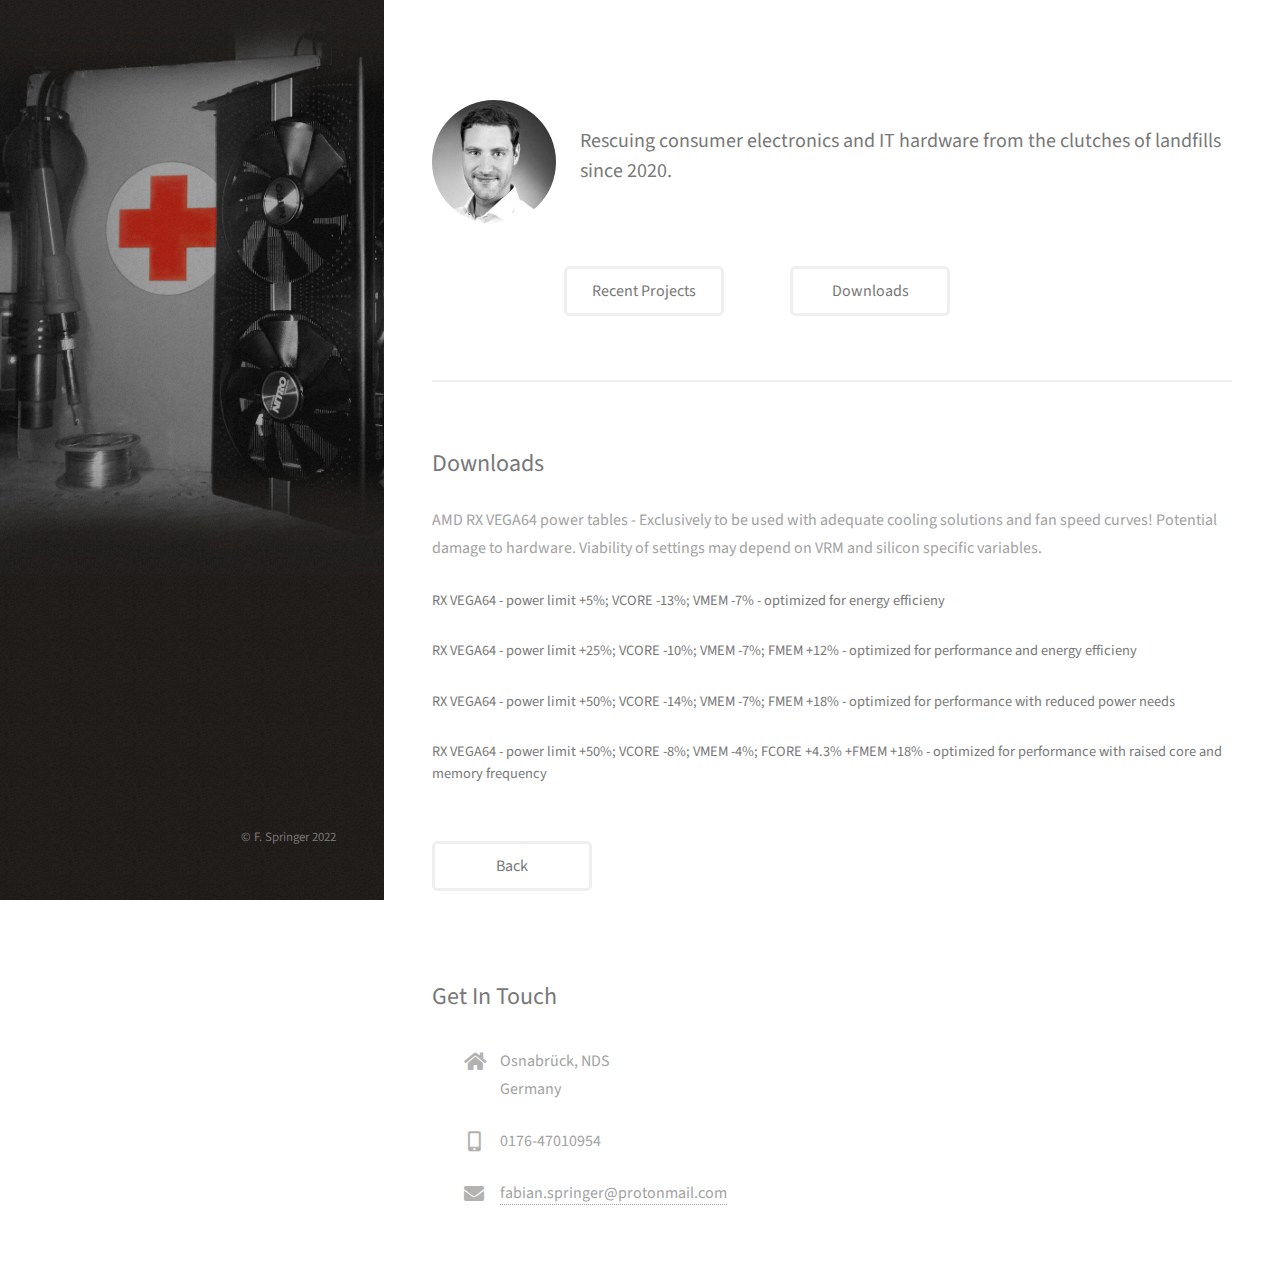
<file: RD.html>
<!DOCTYPE HTML>
<!--
	Strata by HTML5 UP
	html5up.net | @ajlkn
	Free for personal and commercial use under the CCA 3.0 license (html5up.net/license)
-->
<html>
	<head>
		<title>Strata by HTML5 UP</title>
		<meta charset="utf-8" />
		<meta name="viewport" content="width=device-width, initial-scale=1, user-scalable=no" />
		<link rel="stylesheet" href="assets/css/main.css" />
	</head>
	<body class="is-preload">

		<!-- Header -->
			<header id="header">
				<div class="inner">
					<a href="#" class="image avatar"><img src="images/avatar.jpg" display:none alt="" /></a>
				
		        </div>
			</header>

			<div id="main">

				<!-- One -->
					<section id="one">
						<header class="major">
								<div>
									<div>
										<a href="#" class="image avatar image left"><img src="images/avatar.jpg"></a>
										<h3>&nbsp<br>Rescuing consumer electronics and IT hardware from the clutches of landfills since 2020. </h3>
										<br>
									</div>
						</header>
						<p></p>
						<ul class="actions">
							<li>&nbsp;&nbsp;&nbsp;&nbsp;&nbsp;&nbsp;&nbsp;&nbsp;&nbsp;&nbsp;&nbsp;&nbsp;&nbsp;&nbsp;&nbsp;&nbsp;&nbsp;&nbsp;&nbsp;&nbsp;&nbsp;&nbsp;&nbsp;&nbsp;&nbsp;&nbsp;&nbsp;&nbsp;&nbsp;&nbsp;&nbsp;&nbsp;&nbsp;&nbsp;&nbsp;&nbsp;&nbsp;&nbsp;&nbsp;&nbsp;&nbsp;&nbsp;&nbsp;
								<a href="RW.html" class="button">Recent Projects</a>
								&nbsp;&nbsp;&nbsp;&nbsp;&nbsp;&nbsp;&nbsp;&nbsp;&nbsp;&nbsp;&nbsp;&nbsp;&nbsp;&nbsp;&nbsp;&nbsp;&nbsp;&nbsp;&nbsp;&nbsp;
								<a href="RD.html" class="button">Downloads</a>
							</li>
						</ul>
					</section>

				<!-- Two -->
					<section id="two">

				<!-- Two -->
					<section id="two">
						<h2>Downloads</h2>
							AMD RX VEGA64 power tables - Exclusively to be used with adequate cooling solutions and fan speed curves! Potential damage to hardware. Viability of settings may depend on VRM and silicon specific variables. 
							<br><br>
							<h5>
							<a href="/assets/en_eff.xml" download><p>RX VEGA64 - power limit +5%; VCORE -13%; VMEM -7% - optimized for energy efficieny</p></a>
							<a href="/assets/en_per_eff.xml" download><p>RX VEGA64 - power limit +25%; VCORE -10%; VMEM -7%; FMEM +12% - optimized for performance and energy efficieny</p></a>
							<a href="/assets/per_eff.xml" download><p>RX VEGA64 - power limit +50%; VCORE -14%; VMEM -7%; FMEM +18% - optimized for performance with reduced power needs</p></a>
							<a href="/assets/perx_eff.xml" download><p>RX VEGA64 - power limit +50%; VCORE -8%; VMEM -4%; FCORE +4.3% +FMEM +18% - optimized for performance with raised core and memory frequency </p></a>
							</h5>
							<br>
							
						
						<ul class="actions">
							<li><a href="index.html" class="button">Back</a></li>
						</ul>
						<br><br>
					</section>

				<!-- Three -->
				<section id="three">
					<h2>Get In Touch</h2>
					<p><h6></h6></p>
					
					<div class="row">
						<div class="col-0 col-12-small">
							<form method="post" action="#">
								
							</form>
							
						</div>
						<div class="col-4 col-12-small">
							<ul class="labeled-icons">
								<li>
									<h3 class="icon solid fa-home"><span class="label">Address</span></h3>
									
									Osnabrück, NDS<br />
									Germany
								</li>
							
								<li>
									<h3 class="icon solid fa-mobile-alt"><span class="label">Phone</span></h3>
									0176-47010954
								</li>
							
								<li>
									<h3 class="icon solid fa-envelope"><span class="label">Email</span></h3>
									<a href="#">fabian.springer@protonmail.com</a>
								</li>
							</ul>
						</div>
					</div>
				</section>
				<!-- Four -->
				<!--
					<section id="four">
						<h2>Elements</h2>

						<section>
							<h4>Text</h4>
							<p>This is <b>bold</b> and this is <strong>strong</strong>. This is <i>italic</i> and this is <em>emphasized</em>.
							This is <sup>superscript</sup> text and this is <sub>subscript</sub> text.
							This is <u>underlined</u> and this is code: <code>for (;;) { ... }</code>. Finally, <a href="#">this is a link</a>.</p>
							<hr />
							<header>
								<h4>Heading with a Subtitle</h4>
								<p>Lorem ipsum dolor sit amet nullam id egestas urna aliquam</p>
							</header>
							<p>Nunc lacinia ante nunc ac lobortis. Interdum adipiscing gravida odio porttitor sem non mi integer non faucibus ornare mi ut ante amet placerat aliquet. Volutpat eu sed ante lacinia sapien lorem accumsan varius montes viverra nibh in adipiscing blandit tempus accumsan.</p>
							<header>
								<h5>Heading with a Subtitle</h5>
								<p>Lorem ipsum dolor sit amet nullam id egestas urna aliquam</p>
							</header>
							<p>Nunc lacinia ante nunc ac lobortis. Interdum adipiscing gravida odio porttitor sem non mi integer non faucibus ornare mi ut ante amet placerat aliquet. Volutpat eu sed ante lacinia sapien lorem accumsan varius montes viverra nibh in adipiscing blandit tempus accumsan.</p>
							<hr />
							<h2>Heading Level 2</h2>
							<h3>Heading Level 3</h3>
							<h4>Heading Level 4</h4>
							<h5>Heading Level 5</h5>
							<h6>Heading Level 6</h6>
							<hr />
							<h5>Blockquote</h5>
							<blockquote>Fringilla nisl. Donec accumsan interdum nisi, quis tincidunt felis sagittis eget tempus euismod. Vestibulum ante ipsum primis in faucibus vestibulum. Blandit adipiscing eu felis iaculis volutpat ac adipiscing accumsan faucibus. Vestibulum ante ipsum primis in faucibus lorem ipsum dolor sit amet nullam adipiscing eu felis.</blockquote>
							<h5>Preformatted</h5>
							<pre><code>i = 0;

while (!deck.isInOrder()) {
print 'Iteration ' + i;
deck.shuffle();
i++;
}

print 'It took ' + i + ' iterations to sort the deck.';</code></pre>
						</section>

						<section>
							<h4>Lists</h4>
							<div class="row">
								<div class="col-6 col-12-xsmall">
									<h5>Unordered</h5>
									<ul>
										<li>Dolor pulvinar etiam magna etiam.</li>
										<li>Sagittis adipiscing lorem eleifend.</li>
										<li>Felis enim feugiat dolore viverra.</li>
									</ul>
									<h5>Alternate</h5>
									<ul class="alt">
										<li>Dolor pulvinar etiam magna etiam.</li>
										<li>Sagittis adipiscing lorem eleifend.</li>
										<li>Felis enim feugiat dolore viverra.</li>
									</ul>
								</div>
								<div class="col-6 col-12-xsmall">
									<h5>Ordered</h5>
									<ol>
										<li>Dolor pulvinar etiam magna etiam.</li>
										<li>Etiam vel felis at lorem sed viverra.</li>
										<li>Felis enim feugiat dolore viverra.</li>
										<li>Dolor pulvinar etiam magna etiam.</li>
										<li>Etiam vel felis at lorem sed viverra.</li>
										<li>Felis enim feugiat dolore viverra.</li>
									</ol>
									<h5>Icons</h5>
									<ul class="icons">
										<li><a href="#" class="icon brands fa-twitter"><span class="label">Twitter</span></a></li>
										<li><a href="#" class="icon brands fa-facebook-f"><span class="label">Facebook</span></a></li>
										<li><a href="#" class="icon brands fa-instagram"><span class="label">Instagram</span></a></li>
										<li><a href="#" class="icon brands fa-github"><span class="label">Github</span></a></li>
										<li><a href="#" class="icon brands fa-dribbble"><span class="label">Dribbble</span></a></li>
										<li><a href="#" class="icon brands fa-tumblr"><span class="label">Tumblr</span></a></li>
									</ul>
								</div>
							</div>
							<h5>Actions</h5>
							<ul class="actions">
								<li><a href="#" class="button primary">Default</a></li>
								<li><a href="#" class="button">Default</a></li>
							</ul>
							<ul class="actions small">
								<li><a href="#" class="button primary small">Small</a></li>
								<li><a href="#" class="button small">Small</a></li>
							</ul>
							<div class="row">
								<div class="col-6 col-12-small">
									<ul class="actions stacked">
										<li><a href="#" class="button primary">Default</a></li>
										<li><a href="#" class="button">Default</a></li>
									</ul>
								</div>
								<div class="col-6 col-12-small">
									<ul class="actions stacked">
										<li><a href="#" class="button primary small">Small</a></li>
										<li><a href="#" class="button small">Small</a></li>
									</ul>
								</div>
								<div class="col-6 col-12-small">
									<ul class="actions stacked">
										<li><a href="#" class="button primary fit">Default</a></li>
										<li><a href="#" class="button fit">Default</a></li>
									</ul>
								</div>
								<div class="col-6 col-12-small">
									<ul class="actions stacked">
										<li><a href="#" class="button primary small fit">Small</a></li>
										<li><a href="#" class="button small fit">Small</a></li>
									</ul>
								</div>
							</div>
						</section>

						<section>
							<h4>Table</h4>
							<h5>Default</h5>
							<div class="table-wrapper">
								<table>
									<thead>
										<tr>
											<th>Name</th>
											<th>Description</th>
											<th>Price</th>
										</tr>
									</thead>
									<tbody>
										<tr>
											<td>Item One</td>
											<td>Ante turpis integer aliquet porttitor.</td>
											<td>29.99</td>
										</tr>
										<tr>
											<td>Item Two</td>
											<td>Vis ac commodo adipiscing arcu aliquet.</td>
											<td>19.99</td>
										</tr>
										<tr>
											<td>Item Three</td>
											<td> Morbi faucibus arcu accumsan lorem.</td>
											<td>29.99</td>
										</tr>
										<tr>
											<td>Item Four</td>
											<td>Vitae integer tempus condimentum.</td>
											<td>19.99</td>
										</tr>
										<tr>
											<td>Item Five</td>
											<td>Ante turpis integer aliquet porttitor.</td>
											<td>29.99</td>
										</tr>
									</tbody>
									<tfoot>
										<tr>
											<td colspan="2"></td>
											<td>100.00</td>
										</tr>
									</tfoot>
								</table>
							</div>

							<h5>Alternate</h5>
							<div class="table-wrapper">
								<table class="alt">
									<thead>
										<tr>
											<th>Name</th>
											<th>Description</th>
											<th>Price</th>
										</tr>
									</thead>
									<tbody>
										<tr>
											<td>Item One</td>
											<td>Ante turpis integer aliquet porttitor.</td>
											<td>29.99</td>
										</tr>
										<tr>
											<td>Item Two</td>
											<td>Vis ac commodo adipiscing arcu aliquet.</td>
											<td>19.99</td>
										</tr>
										<tr>
											<td>Item Three</td>
											<td> Morbi faucibus arcu accumsan lorem.</td>
											<td>29.99</td>
										</tr>
										<tr>
											<td>Item Four</td>
											<td>Vitae integer tempus condimentum.</td>
											<td>19.99</td>
										</tr>
										<tr>
											<td>Item Five</td>
											<td>Ante turpis integer aliquet porttitor.</td>
											<td>29.99</td>
										</tr>
									</tbody>
									<tfoot>
										<tr>
											<td colspan="2"></td>
											<td>100.00</td>
										</tr>
									</tfoot>
								</table>
							</div>
						</section>

						<section>
							<h4>Buttons</h4>
							<ul class="actions">
								<li><a href="#" class="button primary">Primary</a></li>
								<li><a href="#" class="button">Default</a></li>
							</ul>
							<ul class="actions">
								<li><a href="#" class="button large">Large</a></li>
								<li><a href="#" class="button">Default</a></li>
								<li><a href="#" class="button small">Small</a></li>
							</ul>
							<ul class="actions fit">
								<li><a href="#" class="button primary fit">Fit</a></li>
								<li><a href="#" class="button fit">Fit</a></li>
							</ul>
							<ul class="actions fit small">
								<li><a href="#" class="button primary fit small">Fit + Small</a></li>
								<li><a href="#" class="button fit small">Fit + Small</a></li>
							</ul>
							<ul class="actions">
								<li><a href="#" class="button primary icon solid fa-download">Icon</a></li>
								<li><a href="#" class="button icon solid fa-download">Icon</a></li>
							</ul>
							<ul class="actions">
								<li><span class="button primary disabled">Primary</span></li>
								<li><span class="button disabled">Default</span></li>
							</ul>
						</section>

						<section>
							<h4>Form</h4>
							<form method="post" action="#">
								<div class="row gtr-uniform gtr-50">
									<div class="col-6 col-12-xsmall">
										<input type="text" name="demo-name" id="demo-name" value="" placeholder="Name" />
									</div>
									<div class="col-6 col-12-xsmall">
										<input type="email" name="demo-email" id="demo-email" value="" placeholder="Email" />
									</div>
									<div class="col-12">
										<select name="demo-category" id="demo-category">
											<option value="">- Category -</option>
											<option value="1">Manufacturing</option>
											<option value="1">Shipping</option>
											<option value="1">Administration</option>
											<option value="1">Human Resources</option>
										</select>
									</div>
									<div class="col-4 col-12-small">
										<input type="radio" id="demo-priority-low" name="demo-priority" checked>
										<label for="demo-priority-low">Low Priority</label>
									</div>
									<div class="col-4 col-12-small">
										<input type="radio" id="demo-priority-normal" name="demo-priority">
										<label for="demo-priority-normal">Normal Priority</label>
									</div>
									<div class="col-4 col-12-small">
										<input type="radio" id="demo-priority-high" name="demo-priority">
										<label for="demo-priority-high">High Priority</label>
									</div>
									<div class="col-6 col-12-small">
										<input type="checkbox" id="demo-copy" name="demo-copy">
										<label for="demo-copy">Email me a copy of this message</label>
									</div>
									<div class="col-6 col-12-small">
										<input type="checkbox" id="demo-human" name="demo-human" checked>
										<label for="demo-human">I am a human and not a robot</label>
									</div>
									<div class="col-12">
										<textarea name="demo-message" id="demo-message" placeholder="Enter your message" rows="6"></textarea>
									</div>
									<div class="col-12">
										<ul class="actions">
											<li><input type="submit" value="Send Message" class="primary" /></li>
											<li><input type="reset" value="Reset" /></li>
										</ul>
									</div>
								</div>
							</form>
						</section>

						<section>
							<h4>Image</h4>
							<h5>Fit</h5>
							<div class="box alt">
								<div class="row gtr-50 gtr-uniform">
									<div class="col-12"><span class="image fit"><img src="images/fulls/05.jpg" alt="" /></span></div>
									<div class="col-4"><span class="image fit"><img src="images/thumbs/01.jpg" alt="" /></span></div>
									<div class="col-4"><span class="image fit"><img src="images/thumbs/02.jpg" alt="" /></span></div>
									<div class="col-4"><span class="image fit"><img src="images/thumbs/03.jpg" alt="" /></span></div>
									<div class="col-4"><span class="image fit"><img src="images/thumbs/04.jpg" alt="" /></span></div>
									<div class="col-4"><span class="image fit"><img src="images/thumbs/05.jpg" alt="" /></span></div>
									<div class="col-4"><span class="image fit"><img src="images/thumbs/06.jpg" alt="" /></span></div>
									<div class="col-4"><span class="image fit"><img src="images/thumbs/03.jpg" alt="" /></span></div>
									<div class="col-4"><span class="image fit"><img src="images/thumbs/02.jpg" alt="" /></span></div>
									<div class="col-4"><span class="image fit"><img src="images/thumbs/01.jpg" alt="" /></span></div>
								</div>
							</div>
							<h5>Left &amp; Right</h5>
							<p><span class="image left"><img src="images/avatar.jpg" alt="" /></span>Fringilla nisl. Donec accumsan interdum nisi, quis tincidunt felis sagittis eget. tempus euismod. Vestibulum ante ipsum primis in faucibus vestibulum. Blandit adipiscing eu felis iaculis volutpat ac adipiscing accumsan eu faucibus. Integer ac pellentesque praesent tincidunt felis sagittis eget. tempus euismod. Vestibulum ante ipsum primis in faucibus vestibulum. Blandit adipiscing eu felis iaculis volutpat ac adipiscing accumsan eu faucibus. Integer ac pellentesque praesent. Donec accumsan interdum nisi, quis tincidunt felis sagittis eget. tempus euismod. Vestibulum ante ipsum primis in faucibus vestibulum. Blandit adipiscing eu felis iaculis volutpat ac adipiscing accumsan eu faucibus. Integer ac pellentesque praesent tincidunt felis sagittis eget. tempus euismod. Vestibulum ante ipsum primis in faucibus vestibulum. Blandit adipiscing eu felis iaculis volutpat ac adipiscing accumsan eu faucibus. Integer ac pellentesque praesent.</p>
							<p><span class="image right"><img src="images/avatar.jpg" alt="" /></span>Fringilla nisl. Donec accumsan interdum nisi, quis tincidunt felis sagittis eget. tempus euismod. Vestibulum ante ipsum primis in faucibus vestibulum. Blandit adipiscing eu felis iaculis volutpat ac adipiscing accumsan eu faucibus. Integer ac pellentesque praesent tincidunt felis sagittis eget. tempus euismod. Vestibulum ante ipsum primis in faucibus vestibulum. Blandit adipiscing eu felis iaculis volutpat ac adipiscing accumsan eu faucibus. Integer ac pellentesque praesent. Donec accumsan interdum nisi, quis tincidunt felis sagittis eget. tempus euismod. Vestibulum ante ipsum primis in faucibus vestibulum. Blandit adipiscing eu felis iaculis volutpat ac adipiscing accumsan eu faucibus. Integer ac pellentesque praesent tincidunt felis sagittis eget. tempus euismod. Vestibulum ante ipsum primis in faucibus vestibulum. Blandit adipiscing eu felis iaculis volutpat ac adipiscing accumsan eu faucibus. Integer ac pellentesque praesent.</p>
						</section>

					</section>
				-->

			</div>

		<!-- Footer -->
			<footer id="footer">
				<div class="inner">
					<ul class="icons">
					
					</ul>
					<ul class="copyright">
						<li>&copy; F. Springer 2022</li>
					</ul>
				</div>
			</footer>

		<!-- Scripts -->
			<script src="assets/js/jquery.min.js"></script>
			<script src="assets/js/jquery.poptrox.min.js"></script>
			<script src="assets/js/browser.min.js"></script>
			<script src="assets/js/breakpoints.min.js"></script>
			<script src="assets/js/util.js"></script>
			<script src="assets/js/main.js"></script>

	</body>
</html>
</file>
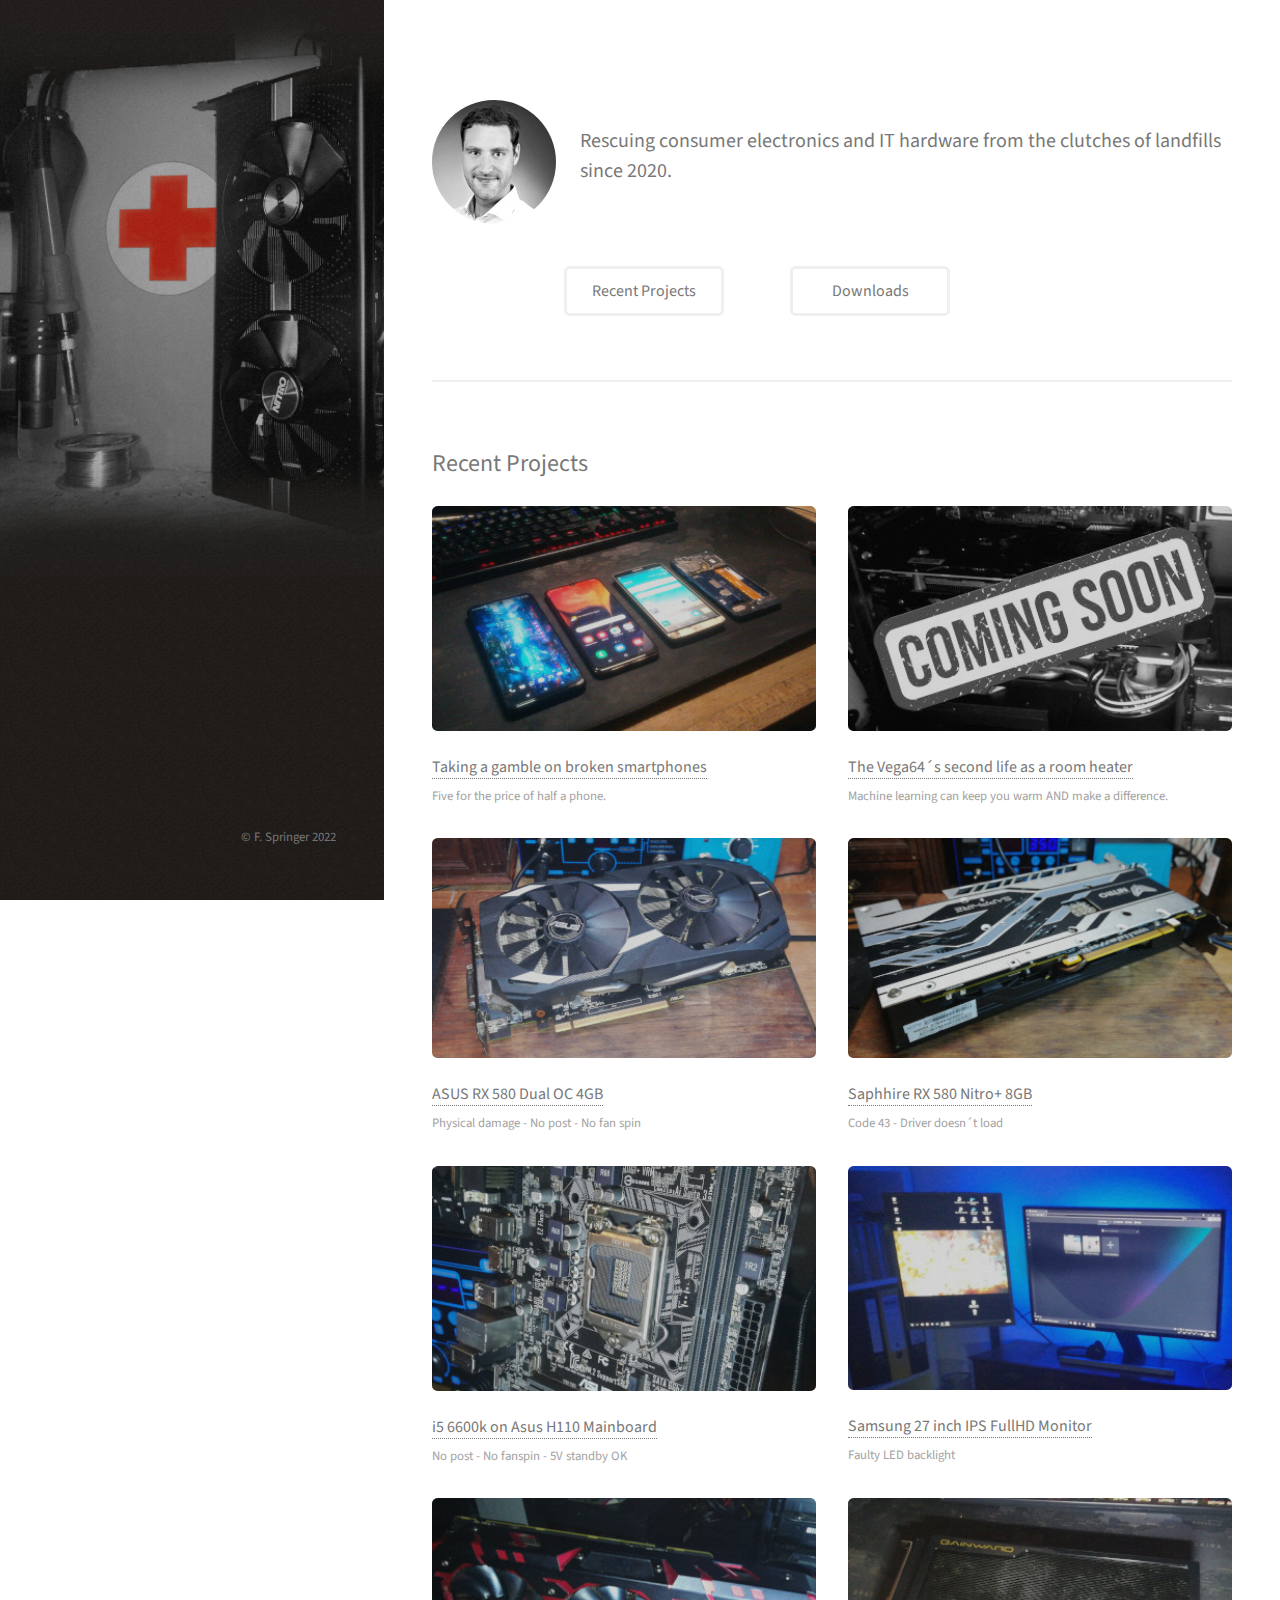
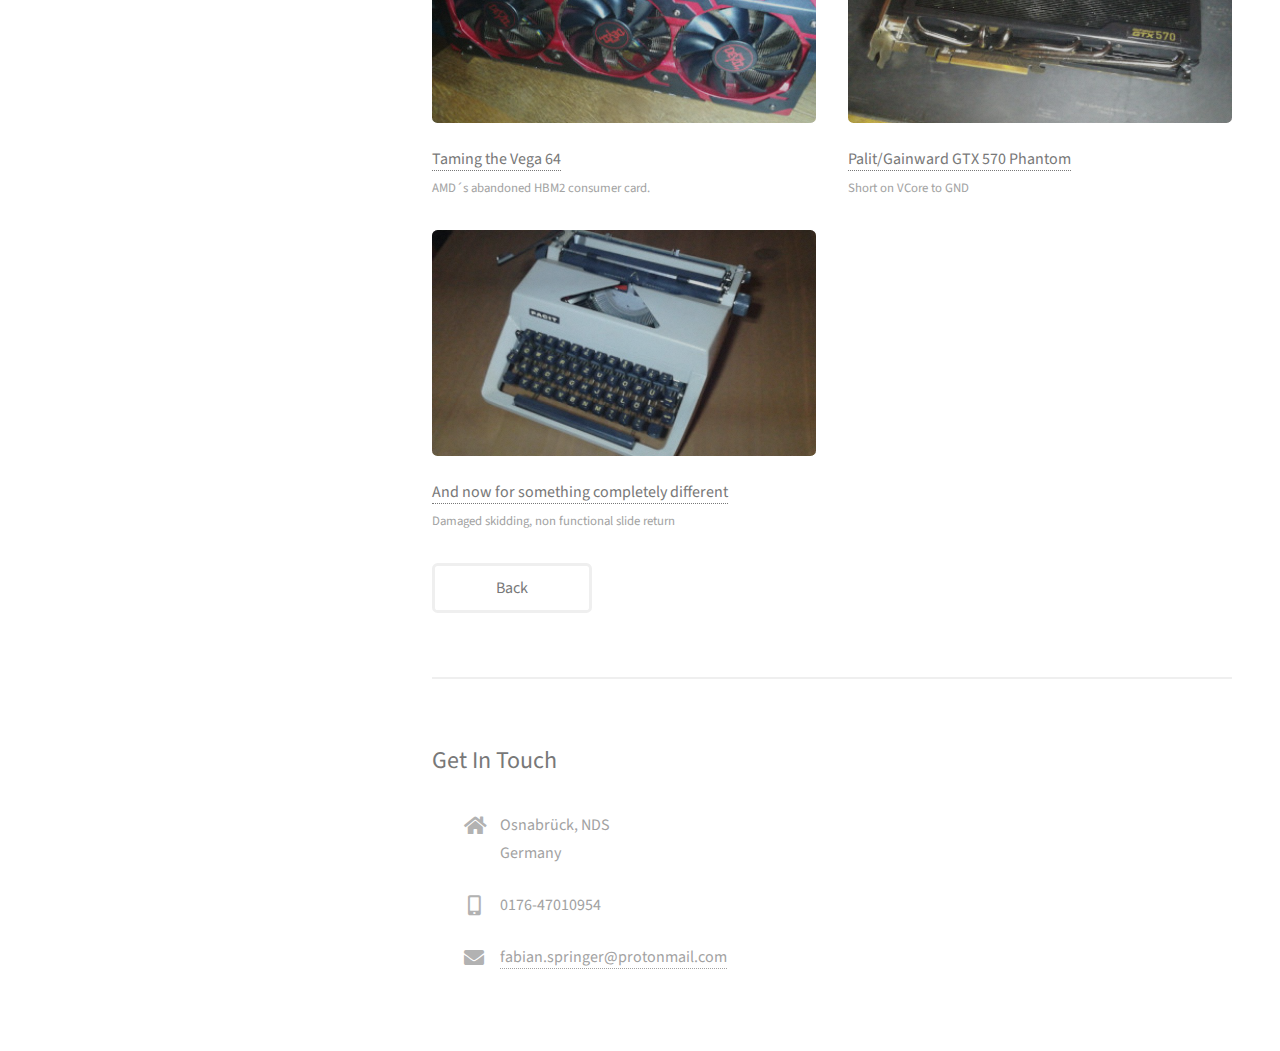
<file: RW.html>
<!DOCTYPE HTML>
<!--

-->
<html>
	<head>
		<title>Fabian Springer - Portfolio</title>
		<meta charset="utf-8" />
		<meta name="viewport" content="width=device-width, initial-scale=1, user-scalable=no" />
		<link rel="stylesheet" href="assets/css/main.css" />
	</head>
	<body class="is-preload">

		<!-- Header -->
			<header id="header">
				<div class="inner">
					<a href="#" class="image avatar"><img src="images/avatar.jpg" display:none alt="" /></a>
				
		        </div>
			</header>

		<!-- Main -->
			<div id="main">

				<!-- One -->
					<section id="one">
						<header class="major">
								<div>
									<div>
										<a href="#" class="image avatar image left"><img src="images/avatar.jpg"></a>
										<h3>&nbsp<br>Rescuing consumer electronics and IT hardware from the clutches of landfills since 2020. </h3>
										<br>
									</div>
						</header>
						<p></p>
						<ul class="actions">
							<li>&nbsp;&nbsp;&nbsp;&nbsp;&nbsp;&nbsp;&nbsp;&nbsp;&nbsp;&nbsp;&nbsp;&nbsp;&nbsp;&nbsp;&nbsp;&nbsp;&nbsp;&nbsp;&nbsp;&nbsp;&nbsp;&nbsp;&nbsp;&nbsp;&nbsp;&nbsp;&nbsp;&nbsp;&nbsp;&nbsp;&nbsp;&nbsp;&nbsp;&nbsp;&nbsp;&nbsp;&nbsp;&nbsp;&nbsp;&nbsp;&nbsp;&nbsp;&nbsp;
								<a href="RW.html" class="button">Recent Projects</a>
								&nbsp;&nbsp;&nbsp;&nbsp;&nbsp;&nbsp;&nbsp;&nbsp;&nbsp;&nbsp;&nbsp;&nbsp;&nbsp;&nbsp;&nbsp;&nbsp;&nbsp;&nbsp;&nbsp;&nbsp;
								<a href="RD.html" class="button">Downloads</a>
							</li>
						</ul>
					</section>

				<!-- Two -->
					<section id="two">
						<h2>Recent Projects</h2>
						<div class="row">
							<article class="col-6 col-12-xsmall work-item">
								<a href="images/fulls/spf.jpg" class="image fit thumb"><img src="images/thumbs/spf.jpg" alt="" /></a>
								<h3><a href="01b.html">Taking a gamble on broken smartphones</a></h3>
								<p>Five for the price of half a phone.</p>
							</article>
							<article class="col-6 col-12-xsmall work-item">
								<a href="images/fulls/ml1.jpg" class="image fit thumb"><img src="images/thumbs/ml1.jpg" alt="" /></a>
								<h3><a href="01a.html">The Vega64´s second life as a room heater</a></h3>
								<p>Machine learning can keep you warm AND make a difference.</p>
							</article>
							<article class="col-6 col-12-xsmall work-item">
								<a href="images/fulls/01_w.jpg" class="image fit thumb"><img src="images/thumbs/01_w.jpg" alt="" /></a>
								<h3><a href="01.html">ASUS RX 580 Dual OC 4GB</a></h3>
								<p>Physical damage - No post - No fan spin</p>
							</article>
							<article class="col-6 col-12-xsmall work-item">
								<a href="images/fulls/02_w.jpg" class="image fit thumb"><img src="images/thumbs/02_w.jpg" alt="" /></a>
								<h3><a href="02.html">Saphhire RX 580 Nitro+ 8GB</a></h3>
								<p>Code 43 - Driver doesn´t load</p>
							</article>
							<article class="col-6 col-12-xsmall work-item">
								<a href="images/fulls/03_w.jpg" class="image fit thumb"><img src="images/thumbs/03_w.jpg" alt="" /></a>
								<h3><a href="03.html">i5 6600k on Asus H110 Mainboard</a></h3>
								<p>No post - No fanspin - 5V standby OK</p>
							</article>
							<article class="col-6 col-12-xsmall work-item">
								<a href="images/fulls/04_w.jpg" class="image fit thumb"><img src="images/thumbs/04_w.jpg" alt="" /></a>
								<h3><a href="04.html">Samsung 27 inch IPS FullHD Monitor</a></h3>
								<p>Faulty LED backlight</p>
							</article>
							<article class="col-6 col-12-xsmall work-item">
								<a href="images/fulls/vega64_a.jpg" class="image fit thumb"><img src="images/thumbs/vega64_a.jpg" alt="" /></a>
								<h3><a href="07.html">Taming the Vega 64</a></h3>
								<p>AMD´s abandoned HBM2 consumer card.</p>
							</article>
							<article class="col-6 col-12-xsmall work-item">
								<a href="images/fulls/570.jpg" class="image fit thumb"><img src="images/thumbs/570.jpg" alt="" /></a>
								<h3><a href="05.html">Palit/Gainward GTX 570 Phantom</a></h3>
								<p>Short on VCore to GND</p>
							</article>
							<article class="col-6 col-12-xsmall work-item">
								<a href="images/fulls/tw3.jpg" class="image fit thumb"><img src="images/thumbs/tw3.jpg" alt="" /></a>
								<h3><a href="06.html">And now for something completely different</a></h3>
								<p>Damaged skidding, non functional slide return </p>
							</article>
						
						</div>
						<ul class="actions">
							<li><a href="index.html" class="button">Back</a></li>
						</ul>
					</section>

				<!-- Three -->
				<section id="three">
					<h2>Get In Touch</h2>
					<p><h6></h6></p>
					
					<div class="row">
						<div class="col-0 col-12-small">
							<form method="post" action="#">
								
							</form>
							
						</div>
						<div class="col-4 col-12-small">
							<ul class="labeled-icons">
								<li>
									<h3 class="icon solid fa-home"><span class="label">Address</span></h3>
									
									Osnabrück, NDS<br />
									Germany
								</li>
							
								<li>
									<h3 class="icon solid fa-mobile-alt"><span class="label">Phone</span></h3>
									0176-47010954
								</li>
							
								<li>
									<h3 class="icon solid fa-envelope"><span class="label">Email</span></h3>
									<a href="mailto:fabian.springer@protonmail.com">fabian.springer@protonmail.com</a>
								</li>
							</ul>
						</div>
					</div>
				</section>

				<!-- Four -->
				<!--
					<section id="four">
						<h2>Elements</h2>

						<section>
							<h4>Text</h4>
							<p>This is <b>bold</b> and this is <strong>strong</strong>. This is <i>italic</i> and this is <em>emphasized</em>.
							This is <sup>superscript</sup> text and this is <sub>subscript</sub> text.
							This is <u>underlined</u> and this is code: <code>for (;;) { ... }</code>. Finally, <a href="#">this is a link</a>.</p>
							<hr />
							<header>
								<h4>Heading with a Subtitle</h4>
								<p>Lorem ipsum dolor sit amet nullam id egestas urna aliquam</p>
							</header>
							<p>Nunc lacinia ante nunc ac lobortis. Interdum adipiscing gravida odio porttitor sem non mi integer non faucibus ornare mi ut ante amet placerat aliquet. Volutpat eu sed ante lacinia sapien lorem accumsan varius montes viverra nibh in adipiscing blandit tempus accumsan.</p>
							<header>
								<h5>Heading with a Subtitle</h5>
								<p>Lorem ipsum dolor sit amet nullam id egestas urna aliquam</p>
							</header>
							<p>Nunc lacinia ante nunc ac lobortis. Interdum adipiscing gravida odio porttitor sem non mi integer non faucibus ornare mi ut ante amet placerat aliquet. Volutpat eu sed ante lacinia sapien lorem accumsan varius montes viverra nibh in adipiscing blandit tempus accumsan.</p>
							<hr />
							<h2>Heading Level 2</h2>
							<h3>Heading Level 3</h3>
							<h4>Heading Level 4</h4>
							<h5>Heading Level 5</h5>
							<h6>Heading Level 6</h6>
							<hr />
							<h5>Blockquote</h5>
							<blockquote>Fringilla nisl. Donec accumsan interdum nisi, quis tincidunt felis sagittis eget tempus euismod. Vestibulum ante ipsum primis in faucibus vestibulum. Blandit adipiscing eu felis iaculis volutpat ac adipiscing accumsan faucibus. Vestibulum ante ipsum primis in faucibus lorem ipsum dolor sit amet nullam adipiscing eu felis.</blockquote>
							<h5>Preformatted</h5>
							<pre><code>i = 0;

while (!deck.isInOrder()) {
print 'Iteration ' + i;
deck.shuffle();
i++;
}

print 'It took ' + i + ' iterations to sort the deck.';</code></pre>
						</section>

						<section>
							<h4>Lists</h4>
							<div class="row">
								<div class="col-6 col-12-xsmall">
									<h5>Unordered</h5>
									<ul>
										<li>Dolor pulvinar etiam magna etiam.</li>
										<li>Sagittis adipiscing lorem eleifend.</li>
										<li>Felis enim feugiat dolore viverra.</li>
									</ul>
									<h5>Alternate</h5>
									<ul class="alt">
										<li>Dolor pulvinar etiam magna etiam.</li>
										<li>Sagittis adipiscing lorem eleifend.</li>
										<li>Felis enim feugiat dolore viverra.</li>
									</ul>
								</div>
								<div class="col-6 col-12-xsmall">
									<h5>Ordered</h5>
									<ol>
										<li>Dolor pulvinar etiam magna etiam.</li>
										<li>Etiam vel felis at lorem sed viverra.</li>
										<li>Felis enim feugiat dolore viverra.</li>
										<li>Dolor pulvinar etiam magna etiam.</li>
										<li>Etiam vel felis at lorem sed viverra.</li>
										<li>Felis enim feugiat dolore viverra.</li>
									</ol>
									<h5>Icons</h5>
									<ul class="icons">
										<li><a href="#" class="icon brands fa-twitter"><span class="label">Twitter</span></a></li>
										<li><a href="#" class="icon brands fa-facebook-f"><span class="label">Facebook</span></a></li>
										<li><a href="#" class="icon brands fa-instagram"><span class="label">Instagram</span></a></li>
										<li><a href="#" class="icon brands fa-github"><span class="label">Github</span></a></li>
										<li><a href="#" class="icon brands fa-dribbble"><span class="label">Dribbble</span></a></li>
										<li><a href="#" class="icon brands fa-tumblr"><span class="label">Tumblr</span></a></li>
									</ul>
								</div>
							</div>
							<h5>Actions</h5>
							<ul class="actions">
								<li><a href="#" class="button primary">Default</a></li>
								<li><a href="#" class="button">Default</a></li>
							</ul>
							<ul class="actions small">
								<li><a href="#" class="button primary small">Small</a></li>
								<li><a href="#" class="button small">Small</a></li>
							</ul>
							<div class="row">
								<div class="col-6 col-12-small">
									<ul class="actions stacked">
										<li><a href="#" class="button primary">Default</a></li>
										<li><a href="#" class="button">Default</a></li>
									</ul>
								</div>
								<div class="col-6 col-12-small">
									<ul class="actions stacked">
										<li><a href="#" class="button primary small">Small</a></li>
										<li><a href="#" class="button small">Small</a></li>
									</ul>
								</div>
								<div class="col-6 col-12-small">
									<ul class="actions stacked">
										<li><a href="#" class="button primary fit">Default</a></li>
										<li><a href="#" class="button fit">Default</a></li>
									</ul>
								</div>
								<div class="col-6 col-12-small">
									<ul class="actions stacked">
										<li><a href="#" class="button primary small fit">Small</a></li>
										<li><a href="#" class="button small fit">Small</a></li>
									</ul>
								</div>
							</div>
						</section>

						<section>
							<h4>Table</h4>
							<h5>Default</h5>
							<div class="table-wrapper">
								<table>
									<thead>
										<tr>
											<th>Name</th>
											<th>Description</th>
											<th>Price</th>
										</tr>
									</thead>
									<tbody>
										<tr>
											<td>Item One</td>
											<td>Ante turpis integer aliquet porttitor.</td>
											<td>29.99</td>
										</tr>
										<tr>
											<td>Item Two</td>
											<td>Vis ac commodo adipiscing arcu aliquet.</td>
											<td>19.99</td>
										</tr>
										<tr>
											<td>Item Three</td>
											<td> Morbi faucibus arcu accumsan lorem.</td>
											<td>29.99</td>
										</tr>
										<tr>
											<td>Item Four</td>
											<td>Vitae integer tempus condimentum.</td>
											<td>19.99</td>
										</tr>
										<tr>
											<td>Item Five</td>
											<td>Ante turpis integer aliquet porttitor.</td>
											<td>29.99</td>
										</tr>
									</tbody>
									<tfoot>
										<tr>
											<td colspan="2"></td>
											<td>100.00</td>
										</tr>
									</tfoot>
								</table>
							</div>

							<h5>Alternate</h5>
							<div class="table-wrapper">
								<table class="alt">
									<thead>
										<tr>
											<th>Name</th>
											<th>Description</th>
											<th>Price</th>
										</tr>
									</thead>
									<tbody>
										<tr>
											<td>Item One</td>
											<td>Ante turpis integer aliquet porttitor.</td>
											<td>29.99</td>
										</tr>
										<tr>
											<td>Item Two</td>
											<td>Vis ac commodo adipiscing arcu aliquet.</td>
											<td>19.99</td>
										</tr>
										<tr>
											<td>Item Three</td>
											<td> Morbi faucibus arcu accumsan lorem.</td>
											<td>29.99</td>
										</tr>
										<tr>
											<td>Item Four</td>
											<td>Vitae integer tempus condimentum.</td>
											<td>19.99</td>
										</tr>
										<tr>
											<td>Item Five</td>
											<td>Ante turpis integer aliquet porttitor.</td>
											<td>29.99</td>
										</tr>
									</tbody>
									<tfoot>
										<tr>
											<td colspan="2"></td>
											<td>100.00</td>
										</tr>
									</tfoot>
								</table>
							</div>
						</section>

						<section>
							<h4>Buttons</h4>
							<ul class="actions">
								<li><a href="#" class="button primary">Primary</a></li>
								<li><a href="#" class="button">Default</a></li>
							</ul>
							<ul class="actions">
								<li><a href="#" class="button large">Large</a></li>
								<li><a href="#" class="button">Default</a></li>
								<li><a href="#" class="button small">Small</a></li>
							</ul>
							<ul class="actions fit">
								<li><a href="#" class="button primary fit">Fit</a></li>
								<li><a href="#" class="button fit">Fit</a></li>
							</ul>
							<ul class="actions fit small">
								<li><a href="#" class="button primary fit small">Fit + Small</a></li>
								<li><a href="#" class="button fit small">Fit + Small</a></li>
							</ul>
							<ul class="actions">
								<li><a href="#" class="button primary icon solid fa-download">Icon</a></li>
								<li><a href="#" class="button icon solid fa-download">Icon</a></li>
							</ul>
							<ul class="actions">
								<li><span class="button primary disabled">Primary</span></li>
								<li><span class="button disabled">Default</span></li>
							</ul>
						</section>

						<section>
							<h4>Form</h4>
							<form method="post" action="#">
								<div class="row gtr-uniform gtr-50">
									<div class="col-6 col-12-xsmall">
										<input type="text" name="demo-name" id="demo-name" value="" placeholder="Name" />
									</div>
									<div class="col-6 col-12-xsmall">
										<input type="email" name="demo-email" id="demo-email" value="" placeholder="Email" />
									</div>
									<div class="col-12">
										<select name="demo-category" id="demo-category">
											<option value="">- Category -</option>
											<option value="1">Manufacturing</option>
											<option value="1">Shipping</option>
											<option value="1">Administration</option>
											<option value="1">Human Resources</option>
										</select>
									</div>
									<div class="col-4 col-12-small">
										<input type="radio" id="demo-priority-low" name="demo-priority" checked>
										<label for="demo-priority-low">Low Priority</label>
									</div>
									<div class="col-4 col-12-small">
										<input type="radio" id="demo-priority-normal" name="demo-priority">
										<label for="demo-priority-normal">Normal Priority</label>
									</div>
									<div class="col-4 col-12-small">
										<input type="radio" id="demo-priority-high" name="demo-priority">
										<label for="demo-priority-high">High Priority</label>
									</div>
									<div class="col-6 col-12-small">
										<input type="checkbox" id="demo-copy" name="demo-copy">
										<label for="demo-copy">Email me a copy of this message</label>
									</div>
									<div class="col-6 col-12-small">
										<input type="checkbox" id="demo-human" name="demo-human" checked>
										<label for="demo-human">I am a human and not a robot</label>
									</div>
									<div class="col-12">
										<textarea name="demo-message" id="demo-message" placeholder="Enter your message" rows="6"></textarea>
									</div>
									<div class="col-12">
										<ul class="actions">
											<li><input type="submit" value="Send Message" class="primary" /></li>
											<li><input type="reset" value="Reset" /></li>
										</ul>
									</div>
								</div>
							</form>
						</section>

						<section>
							<h4>Image</h4>
							<h5>Fit</h5>
							<div class="box alt">
								<div class="row gtr-50 gtr-uniform">
									<div class="col-12"><span class="image fit"><img src="images/fulls/05.jpg" alt="" /></span></div>
									<div class="col-4"><span class="image fit"><img src="images/thumbs/01.jpg" alt="" /></span></div>
									<div class="col-4"><span class="image fit"><img src="images/thumbs/02.jpg" alt="" /></span></div>
									<div class="col-4"><span class="image fit"><img src="images/thumbs/03.jpg" alt="" /></span></div>
									<div class="col-4"><span class="image fit"><img src="images/thumbs/04.jpg" alt="" /></span></div>
									<div class="col-4"><span class="image fit"><img src="images/thumbs/05.jpg" alt="" /></span></div>
									<div class="col-4"><span class="image fit"><img src="images/thumbs/06.jpg" alt="" /></span></div>
									<div class="col-4"><span class="image fit"><img src="images/thumbs/03.jpg" alt="" /></span></div>
									<div class="col-4"><span class="image fit"><img src="images/thumbs/02.jpg" alt="" /></span></div>
									<div class="col-4"><span class="image fit"><img src="images/thumbs/01.jpg" alt="" /></span></div>
								</div>
							</div>
							<h5>Left &amp; Right</h5>
							<p><span class="image left"><img src="images/avatar.jpg" alt="" /></span>Fringilla nisl. Donec accumsan interdum nisi, quis tincidunt felis sagittis eget. tempus euismod. Vestibulum ante ipsum primis in faucibus vestibulum. Blandit adipiscing eu felis iaculis volutpat ac adipiscing accumsan eu faucibus. Integer ac pellentesque praesent tincidunt felis sagittis eget. tempus euismod. Vestibulum ante ipsum primis in faucibus vestibulum. Blandit adipiscing eu felis iaculis volutpat ac adipiscing accumsan eu faucibus. Integer ac pellentesque praesent. Donec accumsan interdum nisi, quis tincidunt felis sagittis eget. tempus euismod. Vestibulum ante ipsum primis in faucibus vestibulum. Blandit adipiscing eu felis iaculis volutpat ac adipiscing accumsan eu faucibus. Integer ac pellentesque praesent tincidunt felis sagittis eget. tempus euismod. Vestibulum ante ipsum primis in faucibus vestibulum. Blandit adipiscing eu felis iaculis volutpat ac adipiscing accumsan eu faucibus. Integer ac pellentesque praesent.</p>
							<p><span class="image right"><img src="images/avatar.jpg" alt="" /></span>Fringilla nisl. Donec accumsan interdum nisi, quis tincidunt felis sagittis eget. tempus euismod. Vestibulum ante ipsum primis in faucibus vestibulum. Blandit adipiscing eu felis iaculis volutpat ac adipiscing accumsan eu faucibus. Integer ac pellentesque praesent tincidunt felis sagittis eget. tempus euismod. Vestibulum ante ipsum primis in faucibus vestibulum. Blandit adipiscing eu felis iaculis volutpat ac adipiscing accumsan eu faucibus. Integer ac pellentesque praesent. Donec accumsan interdum nisi, quis tincidunt felis sagittis eget. tempus euismod. Vestibulum ante ipsum primis in faucibus vestibulum. Blandit adipiscing eu felis iaculis volutpat ac adipiscing accumsan eu faucibus. Integer ac pellentesque praesent tincidunt felis sagittis eget. tempus euismod. Vestibulum ante ipsum primis in faucibus vestibulum. Blandit adipiscing eu felis iaculis volutpat ac adipiscing accumsan eu faucibus. Integer ac pellentesque praesent.</p>
						</section>

					</section>
				-->

			</div>

		<!-- Footer -->
			<footer id="footer">
				<div class="inner">
					<ul class="icons">
						
					</ul>
					<ul class="copyright">
						<li>&copy; F. Springer 2022</li><li></a></li>
					</ul>
				</div>
			</footer>

		<!-- Scripts -->
			<script src="assets/js/jquery.min.js"></script>
			<script src="assets/js/jquery.poptrox.min.js"></script>
			<script src="assets/js/browser.min.js"></script>
			<script src="assets/js/breakpoints.min.js"></script>
			<script src="assets/js/util.js"></script>
			<script src="assets/js/main.js"></script>

	</body>
</html>
</file>
<file: assets/css/main.css>
@import url("fontawesome-all.min.css");
@import url("https://fonts.googleapis.com/css?family=Source+Sans+Pro:400,400italic");

/*
	Strata by HTML5 UP
	html5up.net | @ajlkn
	Free for personal and commercial use under the CCA 3.0 license (html5up.net/license)
*/

html, body, div, span, applet, object,
iframe, h1, h2, h3, h4, h5, h6, p, blockquote,
pre, a, abbr, acronym, address, big, cite,
code, del, dfn, em, img, ins, kbd, q, s, samp,
small, strike, strong, sub, sup, tt, var, b,
u, i, center, dl, dt, dd, ol, ul, li, fieldset,
form, label, legend, table, caption, tbody,
tfoot, thead, tr, th, td, article, aside,
canvas, details, embed, figure, figcaption,
footer, header, hgroup, menu, nav, output, ruby,
section, summary, time, mark, audio, video {
	margin: 0;
	padding: 0;
	border: 0;
	font-size: 100%;
	font: inherit;
	vertical-align: baseline;}

article, aside, details, figcaption, figure,
footer, header, hgroup, menu, nav, section {
	display: block;}

body {
	line-height: 1;
}

ol, ul {
	list-style: none;
}

blockquote, q {
	quotes: none;
}

	blockquote:before, blockquote:after, q:before, q:after {
		content: '';
		content: none;
	}

table {
	border-collapse: collapse;
	border-spacing: 0;
}

body {
	-webkit-text-size-adjust: none;
}

mark {
	background-color: transparent;
	color: inherit;
}

input::-moz-focus-inner {
	border: 0;
	padding: 0;
}

input, select, textarea {
	-moz-appearance: none;
	-webkit-appearance: none;
	-ms-appearance: none;
	appearance: none;
}

/* Basic */

	html {
		box-sizing: border-box;
	}

	*, *:before, *:after {
		box-sizing: inherit;
	}

	body {
		background: #fff;
	}

		body.is-preload *, body.is-preload *:before, body.is-preload *:after {
			-moz-animation: none !important;
			-webkit-animation: none !important;
			-ms-animation: none !important;
			animation: none !important;
			-moz-transition: none !important;
			-webkit-transition: none !important;
			-ms-transition: none !important;
			transition: none !important;
		}

	body, input, select, textarea {
		color: #a2a2a2;
		font-family: "Source Sans Pro", Helvetica, sans-serif;
		font-size: 16pt;
		font-weight: 400;
		line-height: 1.75em;
	}

	a {
		-moz-transition: color 0.2s ease-in-out, border-color 0.2s ease-in-out;
		-webkit-transition: color 0.2s ease-in-out, border-color 0.2s ease-in-out;
		-ms-transition: color 0.2s ease-in-out, border-color 0.2s ease-in-out;
		transition: color 0.2s ease-in-out, border-color 0.2s ease-in-out;
		border-bottom: dotted 1px;
		color: #49bf9d;
		text-decoration: none;
	}

		a:hover {
			border-bottom-color: transparent;
			color: #49bf9d !important;
			text-decoration: none;
		}

	strong, b {
		color: #787878;
		font-weight: 400;
	}

	em, i {
		font-style: italic;
	}

	p {
		margin: 0 0 2em 0;
	}

	h1, h2, h3, h4, h5, h6 {
		color: #787878;
		font-weight: 400;
		line-height: 1em;
		margin: 0 0 1em 0;
	}

		h1 a, h2 a, h3 a, h4 a, h5 a, h6 a {
			color: inherit;
			text-decoration: none;
		}

	h1 {
		font-size: 2em;
		line-height: 1.5em;
	}

	h2 {
		font-size: 1.5em;
		line-height: 1.5em;
	}

	h3 {
		font-size: 1.25em;
		line-height: 1.5em;
	}

	h4 {
		font-size: 1.1em;
		line-height: 1.5em;
	}

	h5 {
		font-size: 0.9em;
		line-height: 1.5em;
	}

	h6 {
		font-size: 0.8em;
		line-height: 1.5em;
	}

	sub {
		font-size: 0.8em;
		position: relative;
		top: 0.5em;
	}

	sup {
		font-size: 0.8em;
		position: relative;
		top: -0.5em;
	}

	hr {
		border: 0;
		border-bottom: solid 2px #efefef;
		margin: 2em 0;
	}

		hr.major {
			margin: 3em 0;
		}

	blockquote {
		border-left: solid 6px #efefef;
		font-style: italic;
		margin: 0 0 2em 0;
		padding: 0.5em 0 0.5em 1.5em;
	}

	code {
		background: #f7f7f7;
		border-radius: 0.35em;
		border: solid 2px #efefef;
		font-family: "Courier New", monospace;
		font-size: 0.9em;
		margin: 0 0.25em;
		padding: 0.25em 0.65em;
	}

	pre {
		-webkit-overflow-scrolling: touch;
		font-family: "Courier New", monospace;
		font-size: 0.9em;
		margin: 0 0 2em 0;
	}

		pre code {
			display: block;
			line-height: 1.75em;
			padding: 1em 1.5em;
			overflow-x: auto;
		}

	.align-left {
		text-align: left;
	}

	.align-center {
		text-align: center;
	}

	.align-right {
		text-align: right;
	}

/* Container */

	.container {
		margin: 0 auto;
		max-width: calc(100% - 4em);
		width: 100%;
	}

		.container.xsmall {
			width: 25%;
		}

		.container.small {
			width: 50%;
		}

		.container.medium {
			width: 75%;
		}

		.container.large {
			width: 125%;
		}

		.container.xlarge {
			width: 150%;
		}

		.container.max {
			width: 100%;
		}

		@media screen and (max-width: 980px) {

			.container {
				width: 100% !important;
				max-width: 100% !important;
			}

		}

		@media screen and (max-width: 480px) {

			.container {
				max-width: calc(100% - 3em);
			}

		}

/* Row */

	.row {
		display: flex;
		flex-wrap: wrap;
		box-sizing: border-box;
		align-items: stretch;
	}

		.row > * {
			box-sizing: border-box;
		}

		.row.gtr-uniform > * > :last-child {
			margin-bottom: 0;
		}

		.row.aln-left {
			justify-content: flex-start;
		}

		.row.aln-center {
			justify-content: center;
		}

		.row.aln-right {
			justify-content: flex-end;
		}

		.row.aln-top {
			align-items: flex-start;
		}

		.row.aln-middle {
			align-items: center;
		}

		.row.aln-bottom {
			align-items: flex-end;
		}

		.row > .imp {
			order: -1;
		}

		.row > .col-1 {
			width: 8.33333%;
		}

		.row > .off-1 {
			margin-left: 8.33333%;
		}

		.row > .col-2 {
			width: 16.66667%;
		}

		.row > .off-2 {
			margin-left: 16.66667%;
		}

		.row > .col-3 {
			width: 25%;
		}

		.row > .off-3 {
			margin-left: 25%;
		}

		.row > .col-4 {
			width: 33.33333%;
		}

		.row > .off-4 {
			margin-left: 33.33333%;
		}

		.row > .col-5 {
			width: 41.66667%;
		}

		.row > .off-5 {
			margin-left: 41.66667%;
		}

		.row > .col-6 {
			width: 50%;
		}

		.row > .off-6 {
			margin-left: 50%;
		}

		.row > .col-7 {
			width: 58.33333%;
		}

		.row > .off-7 {
			margin-left: 58.33333%;
		}

		.row > .col-8 {
			width: 66.66667%;
		}

		.row > .off-8 {
			margin-left: 66.66667%;
		}

		.row > .col-9 {
			width: 75%;
		}

		.row > .off-9 {
			margin-left: 75%;
		}

		.row > .col-10 {
			width: 83.33333%;
		}

		.row > .off-10 {
			margin-left: 83.33333%;
		}

		.row > .col-11 {
			width: 91.66667%;
		}

		.row > .off-11 {
			margin-left: 91.66667%;
		}

		.row > .col-12 {
			width: 100%;
		}

		.row > .off-12 {
			margin-left: 100%;
		}

		.row.gtr-0 {
			margin-top: 0;
			margin-left: 0em;
		}

			.row.gtr-0 > * {
				padding: 0 0 0 0em;
			}

			.row.gtr-0.gtr-uniform {
				margin-top: 0em;
			}

				.row.gtr-0.gtr-uniform > * {
					padding-top: 0em;
				}

		.row.gtr-25 {
			margin-top: 0;
			margin-left: -0.625em;
		}

			.row.gtr-25 > * {
				padding: 0 0 0 0.625em;
			}

			.row.gtr-25.gtr-uniform {
				margin-top: -0.625em;
			}

				.row.gtr-25.gtr-uniform > * {
					padding-top: 0.625em;
				}

		.row.gtr-50 {
			margin-top: 0;
			margin-left: -1.25em;
		}

			.row.gtr-50 > * {
				padding: 0 0 0 1.25em;
			}

			.row.gtr-50.gtr-uniform {
				margin-top: -1.25em;
			}

				.row.gtr-50.gtr-uniform > * {
					padding-top: 1.25em;
				}

		.row {
			margin-top: 0;
			margin-left: -2.5em;
		}

			.row > * {
				padding: 0 0 0 2.5em;
			}

			.row.gtr-uniform {
				margin-top: -2.5em;
			}

				.row.gtr-uniform > * {
					padding-top: 2.5em;
				}

		.row.gtr-150 {
			margin-top: 0;
			margin-left: -3.75em;
		}

			.row.gtr-150 > * {
				padding: 0 0 0 3.75em;
			}

			.row.gtr-150.gtr-uniform {
				margin-top: -3.75em;
			}

				.row.gtr-150.gtr-uniform > * {
					padding-top: 3.75em;
				}

		.row.gtr-200 {
			margin-top: 0;
			margin-left: -5em;
		}

			.row.gtr-200 > * {
				padding: 0 0 0 5em;
			}

			.row.gtr-200.gtr-uniform {
				margin-top: -5em;
			}

				.row.gtr-200.gtr-uniform > * {
					padding-top: 5em;
				}

		@media screen and (max-width: 1800px) {

			.row {
				display: flex;
				flex-wrap: wrap;
				box-sizing: border-box;
				align-items: stretch;
			}

				.row > * {
					box-sizing: border-box;
				}

				.row.gtr-uniform > * > :last-child {
					margin-bottom: 0;
				}

				.row.aln-left {
					justify-content: flex-start;
				}

				.row.aln-center {
					justify-content: center;
				}

				.row.aln-right {
					justify-content: flex-end;
				}

				.row.aln-top {
					align-items: flex-start;
				}

				.row.aln-middle {
					align-items: center;
				}

				.row.aln-bottom {
					align-items: flex-end;
				}

				.row > .imp-xlarge {
					order: -1;
				}

				.row > .col-1-xlarge {
					width: 8.33333%;
				}

				.row > .off-1-xlarge {
					margin-left: 8.33333%;
				}

				.row > .col-2-xlarge {
					width: 16.66667%;
				}

				.row > .off-2-xlarge {
					margin-left: 16.66667%;
				}

				.row > .col-3-xlarge {
					width: 25%;
				}

				.row > .off-3-xlarge {
					margin-left: 25%;
				}

				.row > .col-4-xlarge {
					width: 33.33333%;
				}

				.row > .off-4-xlarge {
					margin-left: 33.33333%;
				}

				.row > .col-5-xlarge {
					width: 41.66667%;
				}

				.row > .off-5-xlarge {
					margin-left: 41.66667%;
				}

				.row > .col-6-xlarge {
					width: 50%;
				}

				.row > .off-6-xlarge {
					margin-left: 50%;
				}

				.row > .col-7-xlarge {
					width: 58.33333%;
				}

				.row > .off-7-xlarge {
					margin-left: 58.33333%;
				}

				.row > .col-8-xlarge {
					width: 66.66667%;
				}

				.row > .off-8-xlarge {
					margin-left: 66.66667%;
				}

				.row > .col-9-xlarge {
					width: 75%;
				}

				.row > .off-9-xlarge {
					margin-left: 75%;
				}

				.row > .col-10-xlarge {
					width: 83.33333%;
				}

				.row > .off-10-xlarge {
					margin-left: 83.33333%;
				}

				.row > .col-11-xlarge {
					width: 91.66667%;
				}

				.row > .off-11-xlarge {
					margin-left: 91.66667%;
				}

				.row > .col-12-xlarge {
					width: 100%;
				}

				.row > .off-12-xlarge {
					margin-left: 100%;
				}

				.row.gtr-0 {
					margin-top: 0;
					margin-left: 0em;
				}

					.row.gtr-0 > * {
						padding: 0 0 0 0em;
					}

					.row.gtr-0.gtr-uniform {
						margin-top: 0em;
					}

						.row.gtr-0.gtr-uniform > * {
							padding-top: 0em;
						}

				.row.gtr-25 {
					margin-top: 0;
					margin-left: -0.625em;
				}

					.row.gtr-25 > * {
						padding: 0 0 0 0.625em;
					}

					.row.gtr-25.gtr-uniform {
						margin-top: -0.625em;
					}

						.row.gtr-25.gtr-uniform > * {
							padding-top: 0.625em;
						}

				.row.gtr-50 {
					margin-top: 0;
					margin-left: -1.25em;
				}

					.row.gtr-50 > * {
						padding: 0 0 0 1.25em;
					}

					.row.gtr-50.gtr-uniform {
						margin-top: -1.25em;
					}

						.row.gtr-50.gtr-uniform > * {
							padding-top: 1.25em;
						}

				.row {
					margin-top: 0;
					margin-left: -2.5em;
				}

					.row > * {
						padding: 0 0 0 2.5em;
					}

					.row.gtr-uniform {
						margin-top: -2.5em;
					}

						.row.gtr-uniform > * {
							padding-top: 2.5em;
						}

				.row.gtr-150 {
					margin-top: 0;
					margin-left: -3.75em;
				}

					.row.gtr-150 > * {
						padding: 0 0 0 3.75em;
					}

					.row.gtr-150.gtr-uniform {
						margin-top: -3.75em;
					}

						.row.gtr-150.gtr-uniform > * {
							padding-top: 3.75em;
						}

				.row.gtr-200 {
					margin-top: 0;
					margin-left: -5em;
				}

					.row.gtr-200 > * {
						padding: 0 0 0 5em;
					}

					.row.gtr-200.gtr-uniform {
						margin-top: -5em;
					}

						.row.gtr-200.gtr-uniform > * {
							padding-top: 5em;
						}

		}

		@media screen and (max-width: 1280px) {

			.row {
				display: flex;
				flex-wrap: wrap;
				box-sizing: border-box;
				align-items: stretch;
			}

				.row > * {
					box-sizing: border-box;
				}

				.row.gtr-uniform > * > :last-child {
					margin-bottom: 0;
				}

				.row.aln-left {
					justify-content: flex-start;
				}

				.row.aln-center {
					justify-content: center;
				}

				.row.aln-right {
					justify-content: flex-end;
				}

				.row.aln-top {
					align-items: flex-start;
				}

				.row.aln-middle {
					align-items: center;
				}

				.row.aln-bottom {
					align-items: flex-end;
				}

				.row > .imp-large {
					order: -1;
				}

				.row > .col-1-large {
					width: 8.33333%;
				}

				.row > .off-1-large {
					margin-left: 8.33333%;
				}

				.row > .col-2-large {
					width: 16.66667%;
				}

				.row > .off-2-large {
					margin-left: 16.66667%;
				}

				.row > .col-3-large {
					width: 25%;
				}

				.row > .off-3-large {
					margin-left: 25%;
				}

				.row > .col-4-large {
					width: 33.33333%;
				}

				.row > .off-4-large {
					margin-left: 33.33333%;
				}

				.row > .col-5-large {
					width: 41.66667%;
				}

				.row > .off-5-large {
					margin-left: 41.66667%;
				}

				.row > .col-6-large {
					width: 50%;
				}

				.row > .off-6-large {
					margin-left: 50%;
				}

				.row > .col-7-large {
					width: 58.33333%;
				}

				.row > .off-7-large {
					margin-left: 58.33333%;
				}

				.row > .col-8-large {
					width: 66.66667%;
				}

				.row > .off-8-large {
					margin-left: 66.66667%;
				}

				.row > .col-9-large {
					width: 75%;
				}

				.row > .off-9-large {
					margin-left: 75%;
				}

				.row > .col-10-large {
					width: 83.33333%;
				}

				.row > .off-10-large {
					margin-left: 83.33333%;
				}

				.row > .col-11-large {
					width: 91.66667%;
				}

				.row > .off-11-large {
					margin-left: 91.66667%;
				}

				.row > .col-12-large {
					width: 100%;
				}

				.row > .off-12-large {
					margin-left: 100%;
				}

				.row.gtr-0 {
					margin-top: 0;
					margin-left: 0em;
				}

					.row.gtr-0 > * {
						padding: 0 0 0 0em;
					}

					.row.gtr-0.gtr-uniform {
						margin-top: 0em;
					}

						.row.gtr-0.gtr-uniform > * {
							padding-top: 0em;
						}

				.row.gtr-25 {
					margin-top: 0;
					margin-left: -0.5em;
				}

					.row.gtr-25 > * {
						padding: 0 0 0 0.5em;
					}

					.row.gtr-25.gtr-uniform {
						margin-top: -0.5em;
					}

						.row.gtr-25.gtr-uniform > * {
							padding-top: 0.5em;
						}

				.row.gtr-50 {
					margin-top: 0;
					margin-left: -1em;
				}

					.row.gtr-50 > * {
						padding: 0 0 0 1em;
					}

					.row.gtr-50.gtr-uniform {
						margin-top: -1em;
					}

						.row.gtr-50.gtr-uniform > * {
							padding-top: 1em;
						}

				.row {
					margin-top: 0;
					margin-left: -2em;
				}

					.row > * {
						padding: 0 0 0 2em;
					}

					.row.gtr-uniform {
						margin-top: -2em;
					}

						.row.gtr-uniform > * {
							padding-top: 2em;
						}

				.row.gtr-150 {
					margin-top: 0;
					margin-left: -3em;
				}

					.row.gtr-150 > * {
						padding: 0 0 0 3em;
					}

					.row.gtr-150.gtr-uniform {
						margin-top: -3em;
					}

						.row.gtr-150.gtr-uniform > * {
							padding-top: 3em;
						}

				.row.gtr-200 {
					margin-top: 0;
					margin-left: -4em;
				}

					.row.gtr-200 > * {
						padding: 0 0 0 4em;
					}

					.row.gtr-200.gtr-uniform {
						margin-top: -4em;
					}

						.row.gtr-200.gtr-uniform > * {
							padding-top: 4em;
						}

		}

		@media screen and (max-width: 980px) {

			.row {
				display: flex;
				flex-wrap: wrap;
				box-sizing: border-box;
				align-items: stretch;
			}

				.row > * {
					box-sizing: border-box;
				}

				.row.gtr-uniform > * > :last-child {
					margin-bottom: 0;
				}

				.row.aln-left {
					justify-content: flex-start;
				}

				.row.aln-center {
					justify-content: center;
				}

				.row.aln-right {
					justify-content: flex-end;
				}

				.row.aln-top {
					align-items: flex-start;
				}

				.row.aln-middle {
					align-items: center;
				}

				.row.aln-bottom {
					align-items: flex-end;
				}

				.row > .imp-medium {
					order: -1;
				}

				.row > .col-1-medium {
					width: 8.33333%;
				}

				.row > .off-1-medium {
					margin-left: 8.33333%;
				}

				.row > .col-2-medium {
					width: 16.66667%;
				}

				.row > .off-2-medium {
					margin-left: 16.66667%;
				}

				.row > .col-3-medium {
					width: 25%;
				}

				.row > .off-3-medium {
					margin-left: 25%;
				}

				.row > .col-4-medium {
					width: 33.33333%;
				}

				.row > .off-4-medium {
					margin-left: 33.33333%;
				}

				.row > .col-5-medium {
					width: 41.66667%;
				}

				.row > .off-5-medium {
					margin-left: 41.66667%;
				}

				.row > .col-6-medium {
					width: 50%;
				}

				.row > .off-6-medium {
					margin-left: 50%;
				}

				.row > .col-7-medium {
					width: 58.33333%;
				}

				.row > .off-7-medium {
					margin-left: 58.33333%;
				}

				.row > .col-8-medium {
					width: 66.66667%;
				}

				.row > .off-8-medium {
					margin-left: 66.66667%;
				}

				.row > .col-9-medium {
					width: 75%;
				}

				.row > .off-9-medium {
					margin-left: 75%;
				}

				.row > .col-10-medium {
					width: 83.33333%;
				}

				.row > .off-10-medium {
					margin-left: 83.33333%;
				}

				.row > .col-11-medium {
					width: 91.66667%;
				}

				.row > .off-11-medium {
					margin-left: 91.66667%;
				}

				.row > .col-12-medium {
					width: 100%;
				}

				.row > .off-12-medium {
					margin-left: 100%;
				}

				.row.gtr-0 {
					margin-top: 0;
					margin-left: 0em;
				}

					.row.gtr-0 > * {
						padding: 0 0 0 0em;
					}

					.row.gtr-0.gtr-uniform {
						margin-top: 0em;
					}

						.row.gtr-0.gtr-uniform > * {
							padding-top: 0em;
						}

				.row.gtr-25 {
					margin-top: 0;
					margin-left: -0.5em;
				}

					.row.gtr-25 > * {
						padding: 0 0 0 0.5em;
					}

					.row.gtr-25.gtr-uniform {
						margin-top: -0.5em;
					}

						.row.gtr-25.gtr-uniform > * {
							padding-top: 0.5em;
						}

				.row.gtr-50 {
					margin-top: 0;
					margin-left: -1em;
				}

					.row.gtr-50 > * {
						padding: 0 0 0 1em;
					}

					.row.gtr-50.gtr-uniform {
						margin-top: -1em;
					}

						.row.gtr-50.gtr-uniform > * {
							padding-top: 1em;
						}

				.row {
					margin-top: 0;
					margin-left: -2em;
				}

					.row > * {
						padding: 0 0 0 2em;
					}

					.row.gtr-uniform {
						margin-top: -2em;
					}

						.row.gtr-uniform > * {
							padding-top: 2em;
						}

				.row.gtr-150 {
					margin-top: 0;
					margin-left: -3em;
				}

					.row.gtr-150 > * {
						padding: 0 0 0 3em;
					}

					.row.gtr-150.gtr-uniform {
						margin-top: -3em;
					}

						.row.gtr-150.gtr-uniform > * {
							padding-top: 3em;
						}

				.row.gtr-200 {
					margin-top: 0;
					margin-left: -4em;
				}

					.row.gtr-200 > * {
						padding: 0 0 0 4em;
					}

					.row.gtr-200.gtr-uniform {
						margin-top: -4em;
					}

						.row.gtr-200.gtr-uniform > * {
							padding-top: 4em;
						}

		}

		@media screen and (max-width: 736px) {

			.row {
				display: flex;
				flex-wrap: wrap;
				box-sizing: border-box;
				align-items: stretch;
			}

				.row > * {
					box-sizing: border-box;
				}

				.row.gtr-uniform > * > :last-child {
					margin-bottom: 0;
				}

				.row.aln-left {
					justify-content: flex-start;
				}

				.row.aln-center {
					justify-content: center;
				}

				.row.aln-right {
					justify-content: flex-end;
				}

				.row.aln-top {
					align-items: flex-start;
				}

				.row.aln-middle {
					align-items: center;
				}

				.row.aln-bottom {
					align-items: flex-end;
				}

				.row > .imp-small {
					order: -1;
				}

				.row > .col-1-small {
					width: 8.33333%;
				}

				.row > .off-1-small {
					margin-left: 8.33333%;
				}

				.row > .col-2-small {
					width: 16.66667%;
				}

				.row > .off-2-small {
					margin-left: 16.66667%;
				}

				.row > .col-3-small {
					width: 25%;
				}

				.row > .off-3-small {
					margin-left: 25%;
				}

				.row > .col-4-small {
					width: 33.33333%;
				}

				.row > .off-4-small {
					margin-left: 33.33333%;
				}

				.row > .col-5-small {
					width: 41.66667%;
				}

				.row > .off-5-small {
					margin-left: 41.66667%;
				}

				.row > .col-6-small {
					width: 50%;
				}

				.row > .off-6-small {
					margin-left: 50%;
				}

				.row > .col-7-small {
					width: 58.33333%;
				}

				.row > .off-7-small {
					margin-left: 58.33333%;
				}

				.row > .col-8-small {
					width: 66.66667%;
				}

				.row > .off-8-small {
					margin-left: 66.66667%;
				}

				.row > .col-9-small {
					width: 75%;
				}

				.row > .off-9-small {
					margin-left: 75%;
				}

				.row > .col-10-small {
					width: 83.33333%;
				}

				.row > .off-10-small {
					margin-left: 83.33333%;
				}

				.row > .col-11-small {
					width: 91.66667%;
				}

				.row > .off-11-small {
					margin-left: 91.66667%;
				}

				.row > .col-12-small {
					width: 100%;
				}

				.row > .off-12-small {
					margin-left: 100%;
				}

				.row.gtr-0 {
					margin-top: 0;
					margin-left: 0em;
				}

					.row.gtr-0 > * {
						padding: 0 0 0 0em;
					}

					.row.gtr-0.gtr-uniform {
						margin-top: 0em;
					}

						.row.gtr-0.gtr-uniform > * {
							padding-top: 0em;
						}

				.row.gtr-25 {
					margin-top: 0;
					margin-left: -0.375em;
				}

					.row.gtr-25 > * {
						padding: 0 0 0 0.375em;
					}

					.row.gtr-25.gtr-uniform {
						margin-top: -0.375em;
					}

						.row.gtr-25.gtr-uniform > * {
							padding-top: 0.375em;
						}

				.row.gtr-50 {
					margin-top: 0;
					margin-left: -0.75em;
				}

					.row.gtr-50 > * {
						padding: 0 0 0 0.75em;
					}

					.row.gtr-50.gtr-uniform {
						margin-top: -0.75em;
					}

						.row.gtr-50.gtr-uniform > * {
							padding-top: 0.75em;
						}

				.row {
					margin-top: 0;
					margin-left: -1.5em;
				}

					.row > * {
						padding: 0 0 0 1.5em;
					}

					.row.gtr-uniform {
						margin-top: -1.5em;
					}

						.row.gtr-uniform > * {
							padding-top: 1.5em;
						}

				.row.gtr-150 {
					margin-top: 0;
					margin-left: -2.25em;
				}

					.row.gtr-150 > * {
						padding: 0 0 0 2.25em;
					}

					.row.gtr-150.gtr-uniform {
						margin-top: -2.25em;
					}

						.row.gtr-150.gtr-uniform > * {
							padding-top: 2.25em;
						}

				.row.gtr-200 {
					margin-top: 0;
					margin-left: -3em;
				}

					.row.gtr-200 > * {
						padding: 0 0 0 3em;
					}

					.row.gtr-200.gtr-uniform {
						margin-top: -3em;
					}

						.row.gtr-200.gtr-uniform > * {
							padding-top: 3em;
						}

		}

		@media screen and (max-width: 480px) {

			.row {
				display: flex;
				flex-wrap: wrap;
				box-sizing: border-box;
				align-items: stretch;
			}

				.row > * {
					box-sizing: border-box;
				}

				.row.gtr-uniform > * > :last-child {
					margin-bottom: 0;
				}

				.row.aln-left {
					justify-content: flex-start;
				}

				.row.aln-center {
					justify-content: center;
				}

				.row.aln-right {
					justify-content: flex-end;
				}

				.row.aln-top {
					align-items: flex-start;
				}

				.row.aln-middle {
					align-items: center;
				}

				.row.aln-bottom {
					align-items: flex-end;
				}

				.row > .imp-xsmall {
					order: -1;
				}

				.row > .col-1-xsmall {
					width: 8.33333%;
				}

				.row > .off-1-xsmall {
					margin-left: 8.33333%;
				}

				.row > .col-2-xsmall {
					width: 16.66667%;
				}

				.row > .off-2-xsmall {
					margin-left: 16.66667%;
				}

				.row > .col-3-xsmall {
					width: 25%;
				}

				.row > .off-3-xsmall {
					margin-left: 25%;
				}

				.row > .col-4-xsmall {
					width: 33.33333%;
				}

				.row > .off-4-xsmall {
					margin-left: 33.33333%;
				}

				.row > .col-5-xsmall {
					width: 41.66667%;
				}

				.row > .off-5-xsmall {
					margin-left: 41.66667%;
				}

				.row > .col-6-xsmall {
					width: 50%;
				}

				.row > .off-6-xsmall {
					margin-left: 50%;
				}

				.row > .col-7-xsmall {
					width: 58.33333%;
				}

				.row > .off-7-xsmall {
					margin-left: 58.33333%;
				}

				.row > .col-8-xsmall {
					width: 66.66667%;
				}

				.row > .off-8-xsmall {
					margin-left: 66.66667%;
				}

				.row > .col-9-xsmall {
					width: 75%;
				}

				.row > .off-9-xsmall {
					margin-left: 75%;
				}

				.row > .col-10-xsmall {
					width: 83.33333%;
				}

				.row > .off-10-xsmall {
					margin-left: 83.33333%;
				}

				.row > .col-11-xsmall {
					width: 91.66667%;
				}

				.row > .off-11-xsmall {
					margin-left: 91.66667%;
				}

				.row > .col-12-xsmall {
					width: 100%;
				}

				.row > .off-12-xsmall {
					margin-left: 100%;
				}

				.row.gtr-0 {
					margin-top: 0;
					margin-left: 0em;
				}

					.row.gtr-0 > * {
						padding: 0 0 0 0em;
					}

					.row.gtr-0.gtr-uniform {
						margin-top: 0em;
					}

						.row.gtr-0.gtr-uniform > * {
							padding-top: 0em;
						}

				.row.gtr-25 {
					margin-top: 0;
					margin-left: -0.375em;
				}

					.row.gtr-25 > * {
						padding: 0 0 0 0.375em;
					}

					.row.gtr-25.gtr-uniform {
						margin-top: -0.375em;
					}

						.row.gtr-25.gtr-uniform > * {
							padding-top: 0.375em;
						}

				.row.gtr-50 {
					margin-top: 0;
					margin-left: -0.75em;
				}

					.row.gtr-50 > * {
						padding: 0 0 0 0.75em;
					}

					.row.gtr-50.gtr-uniform {
						margin-top: -0.75em;
					}

						.row.gtr-50.gtr-uniform > * {
							padding-top: 0.75em;
						}

				.row {
					margin-top: 0;
					margin-left: -1.5em;
				}

					.row > * {
						padding: 0 0 0 1.5em;
					}

					.row.gtr-uniform {
						margin-top: -1.5em;
					}

						.row.gtr-uniform > * {
							padding-top: 1.5em;
						}

				.row.gtr-150 {
					margin-top: 0;
					margin-left: -2.25em;
				}

					.row.gtr-150 > * {
						padding: 0 0 0 2.25em;
					}

					.row.gtr-150.gtr-uniform {
						margin-top: -2.25em;
					}

						.row.gtr-150.gtr-uniform > * {
							padding-top: 2.25em;
						}

				.row.gtr-200 {
					margin-top: 0;
					margin-left: -3em;
				}

					.row.gtr-200 > * {
						padding: 0 0 0 3em;
					}

					.row.gtr-200.gtr-uniform {
						margin-top: -3em;
					}

						.row.gtr-200.gtr-uniform > * {
							padding-top: 3em;
						}

		}

/* Section/Article */

	section.special, article.special {
		text-align: center;
	}

	header p {
		color: #b2b2b2;
		position: relative;
		margin: 0 0 1.5em 0;
	}

	header h2 + p {
		font-size: 1.0em;
		margin-top: -1em;
		line-height: 1.5em;
	}

	header h3 + p {
		font-size: 1.1em;
		margin-top: -0.8em;
		line-height: 1.5em;
	}

	header h4 + p,
	header h5 + p,
	header h6 + p {
		font-size: 0.9em;
		margin-top: -0.6em;
		line-height: 1.5em;
	}

	header.major h2 {
		font-size: 1.0em;
	}

/* Form */

	form {
		margin: 0 0 2em 0;
	}

	label {
		color: #787878;
		display: block;
		font-size: 0.9em;
		font-weight: 400;
		margin: 0 0 1em 0;
	}

	input[type="text"],
	input[type="password"],
	input[type="email"],
	select,
	textarea {
		-moz-appearance: none;
		-webkit-appearance: none;
		-ms-appearance: none;
		appearance: none;
		background: #f7f7f7;
		border-radius: 0.35em;
		border: solid 2px transparent;
		color: inherit;
		display: block;
		outline: 0;
		padding: 0 0.75em;
		text-decoration: none;
		width: 100%;
	}

		input[type="text"]:invalid,
		input[type="password"]:invalid,
		input[type="email"]:invalid,
		select:invalid,
		textarea:invalid {
			box-shadow: none;
		}

		input[type="text"]:focus,
		input[type="password"]:focus,
		input[type="email"]:focus,
		select:focus,
		textarea:focus {
			border-color: #49bf9d;
		}

	select {
		background-image: url("data:image/svg+xml;charset=utf8,%3Csvg xmlns='http://www.w3.org/2000/svg' width='40' height='40' preserveAspectRatio='none' viewBox='0 0 40 40'%3E%3Cpath d='M9.4,12.3l10.4,10.4l10.4-10.4c0.2-0.2,0.5-0.4,0.9-0.4c0.3,0,0.6,0.1,0.9,0.4l3.3,3.3c0.2,0.2,0.4,0.5,0.4,0.9 c0,0.4-0.1,0.6-0.4,0.9L20.7,31.9c-0.2,0.2-0.5,0.4-0.9,0.4c-0.3,0-0.6-0.1-0.9-0.4L4.3,17.3c-0.2-0.2-0.4-0.5-0.4-0.9 c0-0.4,0.1-0.6,0.4-0.9l3.3-3.3c0.2-0.2,0.5-0.4,0.9-0.4S9.1,12.1,9.4,12.3z' fill='%23dfdfdf' /%3E%3C/svg%3E");
		background-size: 1.25rem;
		background-repeat: no-repeat;
		background-position: calc(100% - 1rem) center;
		height: 2.75em;
		padding-right: 2.75em;
		text-overflow: ellipsis;
	}

		select option {
			color: #787878;
			background: #fff;
		}

		select:focus::-ms-value {
			background-color: transparent;
		}

		select::-ms-expand {
			display: none;
		}

	input[type="text"],
	input[type="password"],
	input[type="email"],
	select {
		height: 2.75em;
	}

	textarea {
		padding: 0.75em;
	}

	input[type="checkbox"],
	input[type="radio"] {
		-moz-appearance: none;
		-webkit-appearance: none;
		-ms-appearance: none;
		appearance: none;
		display: block;
		float: left;
		margin-right: -2em;
		opacity: 0;
		width: 1em;
		z-index: -1;
	}

		input[type="checkbox"] + label,
		input[type="radio"] + label {
			text-decoration: none;
			color: #a2a2a2;
			cursor: pointer;
			display: inline-block;
			font-size: 1em;
			font-weight: 400;
			padding-left: 2.4em;
			padding-right: 0.75em;
			position: relative;
		}

			input[type="checkbox"] + label:before,
			input[type="radio"] + label:before {
				-moz-osx-font-smoothing: grayscale;
				-webkit-font-smoothing: antialiased;
				display: inline-block;
				font-style: normal;
				font-variant: normal;
				text-rendering: auto;
				line-height: 1;
				text-transform: none !important;
				font-family: 'Font Awesome 5 Free';
				font-weight: 900;
			}

			input[type="checkbox"] + label:before,
			input[type="radio"] + label:before {
				background: #f7f7f7;
				border-radius: 0.35em;
				border: solid 2px transparent;
				content: '';
				display: inline-block;
				font-size: 0.8em;
				height: 2.0625em;
				left: 0;
				line-height: 1.85625em;
				position: absolute;
				text-align: center;
				top: 0;
				width: 2.0625em;
			}

		input[type="checkbox"]:checked + label:before,
		input[type="radio"]:checked + label:before {
			background: #787878;
			border-color: #787878;
			color: #fff;
			content: '\f00c';
		}

		input[type="checkbox"]:focus + label:before,
		input[type="radio"]:focus + label:before {
			border-color: #49bf9d;
		}

	input[type="checkbox"] + label:before {
		border-radius: 0.35em;
	}

	input[type="radio"] + label:before {
		border-radius: 100%;
	}

	::-webkit-input-placeholder {
		color: #b2b2b2 !important;
		opacity: 1.0;
	}

	:-moz-placeholder {
		color: #b2b2b2 !important;
		opacity: 1.0;
	}

	::-moz-placeholder {
		color: #b2b2b2 !important;
		opacity: 1.0;
	}

	:-ms-input-placeholder {
		color: #b2b2b2 !important;
		opacity: 1.0;
	}

/* Box */

	.box {
		border-radius: 0.35em;
		border: solid 2px #efefef;
		margin-bottom: 2em;
		padding: 1.5em;
	}

		.box > :last-child,
		.box > :last-child > :last-child,
		.box > :last-child > :last-child > :last-child {
			margin-bottom: 0;
		}

		.box.alt {
			border: 0;
			border-radius: 0;
			padding: 0;
		}

/* Icon */

	.icon {
		text-decoration: none;
		border-bottom: none;
		position: relative;
	}

		.icon:before {
			-moz-osx-font-smoothing: grayscale;
			-webkit-font-smoothing: antialiased;
			display: inline-block;
			font-style: normal;
			font-variant: normal;
			text-rendering: auto;
			line-height: 1;
			text-transform: none !important;
			font-family: 'Font Awesome 5 Free';
			font-weight: 400;
		}

		.icon > .label {
			display: none;
		}

		.icon:before {
			line-height: inherit;
		}

		.icon.solid:before {
			font-weight: 900;
		}

		.icon.brands:before {
			font-family: 'Font Awesome 5 Brands';
		}

/* Image */

	.image {
		border-radius: 0.35em;
		border: 0;
		display: inline-block;
		position: relative;
	}

		.image:before {
			-moz-transition: opacity 0.2s ease-in-out;
			-webkit-transition: opacity 0.2s ease-in-out;
			-ms-transition: opacity 0.2s ease-in-out;
			transition: opacity 0.2s ease-in-out;
			background: url("images/overlay.png");
			border-radius: 0.35em;
			content: '';
			display: block;
			height: 100%;
			left: 0;
			opacity: 0.5;
			position: absolute;
			top: 0;
			width: 100%;
		}

		.image.thumb {
			text-align: center;
		}

			.image.thumb:after {
				-moz-transition: opacity 0.2s ease-in-out;
				-webkit-transition: opacity 0.2s ease-in-out;
				-ms-transition: opacity 0.2s ease-in-out;
				transition: opacity 0.2s ease-in-out;
				border-radius: 0.35em;
				border: solid 3px rgba(255, 255, 255, 0.5);
				color: #fff;
				content: 'View';
				display: inline-block;
				font-size: 0.8em;
				font-weight: 400;
				left: 50%;
				line-height: 2.25em;
				margin: -1.25em 0 0 -3em;
				opacity: 0;
				padding: 0 1.5em;
				position: absolute;
				text-align: center;
				text-decoration: none;
				top: 50%;
				white-space: nowrap;
			}

			.image.thumb:hover:after {
				opacity: 1.0;
			}

			.image.thumb:hover:before {
				background: url("images/overlay.png"), url("images/overlay.png");
				opacity: 1.0;
			}

		.image img {
			border-radius: 0.35em;
			display: block;
		}

		.image.left {
			float: left;
			margin: 0 1.5em 1em 0;
			top: 0.25em;
		}

		.image.right {
			float: right;
			margin: 0 0 1em 1.5em;
			top: 0.25em;
		}

		.image.left, .image.right {
			max-width: 40%;
		}

			.image.left img, .image.right img {
				width: 100%;
			}

		.image.fit {
			display: block;\watch
			margin: 0 0 2em 0;
			width: 100%;
		}

			.image.fit img {
				width: 100%;
			}

		.image2.fit {
			display: block;
			margin-top: 100px;
  			margin-bottom: 100px;
  			margin-right: 150px;
  			margin-left: 80px;
			width: 100%;
		}
		
		.image.avatar {
			border-radius: 100%;
		}

			.image.avatar:before {
				display: none;
			}

			.image.avatar img {
				border-radius: 100%;
				width: 100%;
			}

/* List */

	ol {
		list-style: decimal;
		margin: 0 0 2em 0;
		padding-left: 1.25em;
	}

		ol li {
			padding-left: 0.25em;
		}

	ul {
		list-style: disc;
		margin: 0 0 2em 0;
		padding-left: 1em;
	}

		ul li {
			padding-left: 0.5em;
		}

		ul.alt {
			list-style: none;
			padding-left: 0;
		}

			ul.alt li {
				border-top: solid 2px #efefef;
				padding: 0.5em 0;
			}

				ul.alt li:first-child {
					border-top: 0;
					padding-top: 0;
				}

	dl {
		margin: 0 0 2em 0;
	}

/* Icons */

	ul.icons {
		cursor: default;
		list-style: none;
		padding-left: 0;
	}

		ul.icons li {
			display: inline-block;
			padding: 0 1em 0 0;
		}

			ul.icons li:last-child {
				padding-right: 0;
			}

			ul.icons li .icon:before {
				font-size: 1.5em;
			}

/* Labeled Icons */

	ul.labeled-icons {
		list-style: none;
		padding: 0;
	}

		ul.labeled-icons li {
			line-height: 1.75em;
			margin: 1.5em 0 0 0;
			padding-left: 2.25em;
			position: relative;
		}

			ul.labeled-icons li:first-child {
				margin-top: 0;
			}

			ul.labeled-icons li a {
				color: inherit;
			}

			ul.labeled-icons li h3 {
				color: #b2b2b2;
				left: 0;
				position: absolute;
				text-align: center;
				top: 0;
				width: 1em;
			}

/* Actions */

	ul.actions {
		display: -moz-flex;
		display: -webkit-flex;
		display: -ms-flex;
		display: flex;
		cursor: default;
		list-style: none;
		margin-left: -1em;
		padding-left: 0;
	}

		ul.actions li {
			padding: 0 0 0 1em;
			vertical-align: middle;
		}

		ul.actions.special {
			-moz-justify-content: center;
			-webkit-justify-content: center;
			-ms-justify-content: center;
			justify-content: center;
			width: 100%;
			margin-left: 0;
		}

			ul.actions.special li:first-child {
				padding-left: 0;
			}

		ul.actions.stacked {
			-moz-flex-direction: column;
			-webkit-flex-direction: column;
			-ms-flex-direction: column;
			flex-direction: column;
			margin-left: 0;
		}

			ul.actions.stacked li {
				padding: 1.3em 0 0 0;
			}

				ul.actions.stacked li:first-child {
					padding-top: 0;
				}

		ul.actions.fit {
			width: calc(100% + 1em);
		}

			ul.actions.fit li {
				-moz-flex-grow: 1;
				-webkit-flex-grow: 1;
				-ms-flex-grow: 1;
				flex-grow: 1;
				-moz-flex-shrink: 1;
				-webkit-flex-shrink: 1;
				-ms-flex-shrink: 1;
				flex-shrink: 1;
				width: 100%;
			}

				ul.actions.fit li > * {
					width: 100%;
				}

			ul.actions.fit.stacked {
				width: 100%;
			}

		@media screen and (max-width: 480px) {

			ul.actions:not(.fixed) {
				-moz-flex-direction: column;
				-webkit-flex-direction: column;
				-ms-flex-direction: column;
				flex-direction: column;
				margin-left: 0;
				width: 100% !important;
			}

				ul.actions:not(.fixed) li {
					-moz-flex-grow: 1;
					-webkit-flex-grow: 1;
					-ms-flex-grow: 1;
					flex-grow: 1;
					-moz-flex-shrink: 1;
					-webkit-flex-shrink: 1;
					-ms-flex-shrink: 1;
					flex-shrink: 1;
					padding: 1em 0 0 0;
					text-align: center;
					width: 100%;
				}

					ul.actions:not(.fixed) li > * {
						width: 100%;
					}

					ul.actions:not(.fixed) li:first-child {
						padding-top: 0;
					}

					ul.actions:not(.fixed) li input[type="submit"],
					ul.actions:not(.fixed) li input[type="reset"],
					ul.actions:not(.fixed) li input[type="button"],
					ul.actions:not(.fixed) li button,
					ul.actions:not(.fixed) li .button {
						width: 100%;
					}

						ul.actions:not(.fixed) li input[type="submit"].icon:before,
						ul.actions:not(.fixed) li input[type="reset"].icon:before,
						ul.actions:not(.fixed) li input[type="button"].icon:before,
						ul.actions:not(.fixed) li button.icon:before,
						ul.actions:not(.fixed) li .button.icon:before {
							margin-left: -0.5em;
						}

		}

/* Table */

	.table-wrapper {
		-webkit-overflow-scrolling: touch;
		overflow-x: auto;
	}

	table {
		margin: 0 0 2em 0;
		width: 100%;
	}

		table tbody tr {
			border: solid 1px #efefef;
			border-left: 0;
			border-right: 0;
		}

			table tbody tr:nth-child(2n + 1) {
				background-color: #f7f7f7;
			}

		table td {
			padding: 0.75em 0.75em;
		}

		table th {
			color: #787878;
			font-size: 0.9em;
			font-weight: 400;
			padding: 0 0.75em 0.75em 0.75em;
			text-align: left;
		}

		table thead {
			border-bottom: solid 2px #efefef;
		}

		table tfoot {
			border-top: solid 2px #efefef;
		}

		table.alt {
			border-collapse: separate;
		}

			table.alt tbody tr td {
				border: solid 2px #efefef;
				border-left-width: 0;
				border-top-width: 0;
			}

				table.alt tbody tr td:first-child {
					border-left-width: 2px;
				}

			table.alt tbody tr:first-child td {
				border-top-width: 2px;
			}

			table.alt thead {
				border-bottom: 0;
			}

			table.alt tfoot {
				border-top: 0;
			}

/* Button */

	input[type="submit"],
	input[type="reset"],
	input[type="button"],
	.button {
		-moz-appearance: none;
		-webkit-appearance: none;
		-ms-appearance: none;
		appearance: none;
		-moz-transition: background-color 0.2s ease-in-out, color 0.2s ease-in-out, border-color 0.2s ease-in-out;
		-webkit-transition: background-color 0.2s ease-in-out, color 0.2s ease-in-out, border-color 0.2s ease-in-out;
		-ms-transition: background-color 0.2s ease-in-out, color 0.2s ease-in-out, border-color 0.2s ease-in-out;
		transition: background-color 0.2s ease-in-out, color 0.2s ease-in-out, border-color 0.2s ease-in-out;
		background-color: transparent;
		border-radius: 0.35em;
		border: solid 3px #efefef;
		color: #787878 !important;
		cursor: pointer;
		display: inline-block;
		font-weight: 400;
		height: 3.15em;
		height: calc(2.75em + 6px);
		line-height: 2.75em;
		min-width: 10em;
		padding: 0 1.5em;
		text-align: center;
		text-decoration: none;
		white-space: nowrap;
	}

		input[type="submit"]:hover,
		input[type="reset"]:hover,
		input[type="button"]:hover,
		.button:hover {
			border-color: #49bf9d;
			color: #49bf9d !important;
		}

		input[type="submit"]:active,
		input[type="reset"]:active,
		input[type="button"]:active,
		.button:active {
			background-color: rgba(73, 191, 157, 0.1);
			border-color: #49bf9d;
			color: #49bf9d !important;
		}

		input[type="submit"].icon,
		input[type="reset"].icon,
		input[type="button"].icon,
		.button.icon {
			padding-left: 1.35em;
		}

			input[type="submit"].icon:before,
			input[type="reset"].icon:before,
			input[type="button"].icon:before,
			.button.icon:before {
				margin-right: 0.5em;
			}

		input[type="submit"].fit,
		input[type="reset"].fit,
		input[type="button"].fit,
		.button.fit {
			min-width: 0;
			width: 100%;
		}

		input[type="submit"].small,
		input[type="reset"].small,
		input[type="button"].small,
		.button.small {
			font-size: 0.8em;
		}

		input[type="submit"].large,
		input[type="reset"].large,
		input[type="button"].large,
		.button.large {
			font-size: 1.35em;
		}

		input[type="submit"].primary,
		input[type="reset"].primary,
		input[type="button"].primary,
		.button.primary {
			background-color: #49bf9d;
			border-color: #49bf9d;
			color: #ffffff !important;
		}

			input[type="submit"].primary:hover,
			input[type="reset"].primary:hover,
			input[type="button"].primary:hover,
			.button.primary:hover {
				background-color: #5cc6a7;
				border-color: #5cc6a7;
			}

			input[type="submit"].primary:active,
			input[type="reset"].primary:active,
			input[type="button"].primary:active,
			.button.primary:active {
				background-color: #3eb08f;
				border-color: #3eb08f;
			}

		input[type="submit"].disabled, input[type="submit"]:disabled,
		input[type="reset"].disabled,
		input[type="reset"]:disabled,
		input[type="button"].disabled,
		input[type="button"]:disabled,
		.button.disabled,
		.button:disabled {
			background-color: #e7e7e7 !important;
			border-color: #e7e7e7 !important;
			color: #b2b2b2 !important;
			cursor: default;
		}

/* Work Item */

	.work-item {
		margin: 0 0 2em 0;
	}

		.work-item .image {
			margin: 0 0 1.5em 0;
		}

		.work-item h3 {
			font-size: 1em;
			margin: 0 0 0.5em 0;
		}

		.work-item p {
			font-size: 0.8em;
			line-height: 1.5em;
			margin: 0;
		}

/* Header */

	#header {
		display: -moz-flex;
		display: -webkit-flex;
		display: -ms-flex;
		display: flex;
		-moz-flex-direction: column;
		-webkit-flex-direction: column;
		-ms-flex-direction: column;
		flex-direction: column;
		-moz-align-items: -moz-flex-end;
		-webkit-align-items: -webkit-flex-end;
		-ms-align-items: -ms-flex-end;
		align-items: flex-end;
		-moz-justify-content: space-between;
		-webkit-justify-content: space-between;
		-ms-justify-content: space-between;
		justify-content: space-between;
		background-color: #1f1815;
		background-attachment: scroll,								scroll;
		background-image: url("images/overlay.png"), url("../../images/bg.jpg");
		background-position: top left,							top left;
		background-repeat: repeat,								no-repeat;
		background-size: auto,								150%;
		color: rgba(255, 255, 255, 0.5);
		height: 100%;
		left: 0;
		padding: 8em 4em;
		position: fixed;
		text-align: right;
		top: 0;
		width: 35%;
	}

		#header > * {
			-moz-flex-shrink: 0;
			-webkit-flex-shrink: 0;
			-ms-flex-shrink: 0;
			flex-shrink: 0;
			width: 100%;
		}

		#header > .inner {
			-moz-flex-grow: 1;
			-webkit-flex-grow: 1;
			-ms-flex-grow: 1;
			flex-grow: 1;
			margin: 0 0 2em 0;
			opacity: 0;
		}

		#header strong, #header b {
			color: #ffffff;
		}

		#header h2, #header h3, #header h4, #header h5, #header h6 {
			color: #ffffff;
		}

		#header h1 {
			color: rgba(255, 255, 255, 0.5);
			font-size: 1.35em;
			line-height: 1.75em;
			margin: 0;
		}

		#header .image.avatar {
			margin: 0 0 1em 0;
			width: 6.em;
		}

/* Footer */

	#footer .icons {
		margin: 1em 0 0 0;
	}

		#footer .icons a {
			color: rgba(255, 255, 255, 0.4);
		}

	#footer .copyright {
		color: rgba(255, 255, 255, 0.4);
		font-size: 0.8em;
		list-style: none;
		margin: 1em 0 0 0;
		padding: 0;
	}

		#footer .copyright li {
			border-left: solid 1px rgba(255, 255, 255, 0.25);
			display: inline-block;
			line-height: 1em;
			margin-left: 0.75em;
			padding-left: 0.75em;
		}

			#footer .copyright li:first-child {
				border-left: 0;
				margin-left: 0;
				padding-left: 0;
			}

			#footer .copyright li a {
				color: inherit;
			}

/* Main */

	#main {
		margin-left: 35%;
		max-width: 54em;
		padding: 8em 4em 4em 4em;
		width: calc(100% - 35%);
	}

		#main > section {
			border-top: solid 2px #efefef;
			margin: 4em 0 0 0;
			padding: 4em 0 0 0;
		}

			#main > section:first-child {
				border-top: 0;
				margin-top: 0;
				padding-top: 0;
			}

/* Poptrox */

	@-moz-keyframes spin {
		0% {
			-moz-transform: rotate(0deg);
			-webkit-transform: rotate(0deg);
			-ms-transform: rotate(0deg);
			transform: rotate(0deg);
		}

		100% {
			-moz-transform: rotate(360deg);
			-webkit-transform: rotate(360deg);
			-ms-transform: rotate(360deg);
			transform: rotate(360deg);
		}
	}

	@-webkit-keyframes spin {
		0% {
			-moz-transform: rotate(0deg);
			-webkit-transform: rotate(0deg);
			-ms-transform: rotate(0deg);
			transform: rotate(0deg);
		}

		100% {
			-moz-transform: rotate(360deg);
			-webkit-transform: rotate(360deg);
			-ms-transform: rotate(360deg);
			transform: rotate(360deg);
		}
	}

	@-ms-keyframes spin {
		0% {
			-moz-transform: rotate(0deg);
			-webkit-transform: rotate(0deg);
			-ms-transform: rotate(0deg);
			transform: rotate(0deg);
		}

		100% {
			-moz-transform: rotate(360deg);
			-webkit-transform: rotate(360deg);
			-ms-transform: rotate(360deg);
			transform: rotate(360deg);
		}
	}

	@keyframes spin {
		0% {
			-moz-transform: rotate(0deg);
			-webkit-transform: rotate(0deg);
			-ms-transform: rotate(0deg);
			transform: rotate(0deg);
		}

		100% {
			-moz-transform: rotate(360deg);
			-webkit-transform: rotate(360deg);
			-ms-transform: rotate(360deg);
			transform: rotate(360deg);
		}
	}

	.poptrox-popup {
		-moz-box-sizing: content-box;
		-webkit-box-sizing: content-box;
		-ms-box-sizing: content-box;
		box-sizing: content-box;
		-webkit-tap-highlight-color: rgba(255, 255, 255, 0);
		background: #fff;
		border-radius: 0.35em;
		box-shadow: 0 0.1em 0.15em 0 rgba(0, 0, 0, 0.15);
		overflow: hidden;
		padding-bottom: 3em;
	}

		.poptrox-popup .loader {
			text-decoration: none;
			-moz-animation: spin 1s linear infinite;
			-webkit-animation: spin 1s linear infinite;
			-ms-animation: spin 1s linear infinite;
			animation: spin 1s linear infinite;
			font-size: 1.5em;
			height: 1em;
			left: 50%;
			line-height: 1em;
			margin: -0.5em 0 0 -0.5em;
			position: absolute;
			top: 50%;
			width: 1em;
		}

			.poptrox-popup .loader:before {
				-moz-osx-font-smoothing: grayscale;
				-webkit-font-smoothing: antialiased;
				display: inline-block;
				font-style: normal;
				font-variant: normal;
				text-rendering: auto;
				line-height: 1;
				text-transform: none !important;
				font-family: 'Font Awesome 5 Free';
				font-weight: 900;
			}

			.poptrox-popup .loader:before {
				content: '\f1ce';
			}

		.poptrox-popup .caption {
			background: #fff;
			bottom: 0;
			cursor: default;
			font-size: 0.9em;
			height: 3em;
			left: 0;
			line-height: 2.8em;
			position: absolute;
			text-align: center;
			width: 100%;
			z-index: 1;
		}

		.poptrox-popup .nav-next,
		.poptrox-popup .nav-previous {
			text-decoration: none;
			-moz-transition: opacity 0.2s ease-in-out;
			-webkit-transition: opacity 0.2s ease-in-out;
			-ms-transition: opacity 0.2s ease-in-out;
			transition: opacity 0.2s ease-in-out;
			-webkit-tap-highlight-color: rgba(255, 255, 255, 0);
			background: rgba(0, 0, 0, 0.01);
			cursor: pointer;
			height: 100%;
			opacity: 0;
			position: absolute;
			top: 0;
			width: 50%;
		}

			.poptrox-popup .nav-next:before,
			.poptrox-popup .nav-previous:before {
				-moz-osx-font-smoothing: grayscale;
				-webkit-font-smoothing: antialiased;
				display: inline-block;
				font-style: normal;
				font-variant: normal;
				text-rendering: auto;
				line-height: 1;
				text-transform: none !important;
				font-family: 'Font Awesome 5 Free';
				font-weight: 900;
			}

			.poptrox-popup .nav-next:before,
			.poptrox-popup .nav-previous:before {
				color: #fff;
				font-size: 2.5em;
				height: 1em;
				line-height: 1em;
				margin-top: -0.75em;
				position: absolute;
				text-align: center;
				top: 50%;
				width: 1.5em;
			}

		.poptrox-popup .nav-next {
			right: 0;
		}

			.poptrox-popup .nav-next:before {
				content: '\f105';
				right: 0;
			}

		.poptrox-popup .nav-previous {
			left: 0;
		}

			.poptrox-popup .nav-previous:before {
				content: '\f104';
				left: 0;
			}

		.poptrox-popup .closer {
			text-decoration: none;
			-moz-transition: opacity 0.2s ease-in-out;
			-webkit-transition: opacity 0.2s ease-in-out;
			-ms-transition: opacity 0.2s ease-in-out;
			transition: opacity 0.2s ease-in-out;
			-webkit-tap-highlight-color: rgba(255, 255, 255, 0);
			color: #fff;
			height: 4em;
			line-height: 4em;
			opacity: 0;
			position: absolute;
			right: 0;
			text-align: center;
			top: 0;
			width: 4em;
			z-index: 2;
		}

			.poptrox-popup .closer:before {
				-moz-osx-font-smoothing: grayscale;
				-webkit-font-smoothing: antialiased;
				display: inline-block;
				font-style: normal;
				font-variant: normal;
				text-rendering: auto;
				line-height: 1;
				text-transform: none !important;
				font-family: 'Font Awesome 5 Free';
				font-weight: 900;
			}

			.poptrox-popup .closer:before {
				-moz-box-sizing: content-box;
				-webkit-box-sizing: content-box;
				-ms-box-sizing: content-box;
				box-sizing: content-box;
				border-radius: 100%;
				border: solid 3px rgba(255, 255, 255, 0.5);
				content: '\f00d';
				display: block;
				font-size: 1em;
				height: 1.75em;
				left: 50%;
				line-height: 1.75em;
				margin: -0.875em 0 0 -0.875em;
				position: absolute;
				top: 50%;
				width: 1.75em;
			}

		.poptrox-popup:hover .nav-next,
		.poptrox-popup:hover .nav-previous {
			opacity: 0.5;
		}

			.poptrox-popup:hover .nav-next:hover,
			.poptrox-popup:hover .nav-previous:hover {
				opacity: 1.0;
			}

		.poptrox-popup:hover .closer {
			opacity: 0.5;
		}

			.poptrox-popup:hover .closer:hover {
				opacity: 1.0;
			}

/* Touch */

	body.is-touch .image.thumb:before {
		opacity: 0.5 !important;
	}

	body.is-touch .image.thumb:after {
		display: none !important;
	}

	body.is-touch #header {
		background-attachment: scroll;
		background-size: auto, cover;
	}

	body.is-touch .poptrox-popup .nav-next,
	body.is-touch .poptrox-popup .nav-previous,
	body.is-touch .poptrox-popup .closer {
		opacity: 1.0 !important;
	}

/* XLarge */

	@media screen and (max-width: 1800px) {

		/* Basic */

			body, input, select, textarea {
				font-size: 12pt;
			}

	}

/* Large */

	@media screen and (max-width: 1280px) {

		/* Header */

			#header {
				padding: 6em 3em 3em 3em;
				width: 30%;
			}

				#header h1 {
					font-size: 1.25em;
				}

					#header h1 br {
						display: none;
					}

				#header > .inner {
					margin-bottom: 0;
				}

		/* Footer */

			#footer .copyright li {
				border-left-width: 0;
				display: block;
				line-height: 2.25em;
				margin-left: 0;
				padding-left: 0;
			}

		/* Main */

			#main {
				margin-left: 30%;
				max-width: none;
				padding: 6em 3em 3em 3em;
				width: calc(100% - 30%);
			}

	}

/* Medium */

	@media screen and (max-width: 980px) {

		/* Basic */

			h1 br, h2 br, h3 br, h4 br, h5 br, h6 br {
				display: none;
			}

		/* List */

			ul.icons li .icon {
				font-size: 1.25em;
			}

		/* Header */

			#header {
				background-attachment: scroll;
				background-position: top left, center center;
				background-size: auto,		cover;
				left: auto;
				padding: 6em 4em;
				position: relative;
				text-align: center;
				top: auto;
				width: 100%;
				display: block;
			}

				#header h1 {
					font-size: 1.75em;
				}

					#header h1 br {
						display: inline;
					}

		/* Footer */

			#footer {
				background-attachment: scroll;
				background-color: #1f1815;
				background-image: url("images/overlay.png"), url("../../images/bg.jpg");
				background-position: top left,						bottom center;
				background-repeat: repeat,							no-repeat;
				background-size: auto,							cover;
				bottom: auto;
				left: auto;
				padding: 4em 4em 6em 4em;
				position: relative;
				text-align: center;
				width: 100%;
			}

				#footer .icons {
					margin: 0 0 1em 0;
				}

				#footer .copyright {
					margin: 0 0 1em 0;
				}

					#footer .copyright li {
						border-left-width: 1px;
						display: inline-block;
						line-height: 1em;
						margin-left: 0.75em;
						padding-left: 0.75em;
					}

		/* Main */

			#main {
				margin: 0;
				padding: 6em 4em;
				width: 100%;
			}

	}

/* Small */

	@media screen and (max-width: 736px) {

		/* Basic */

			h1 {
				font-size: 1.5em;
			}

			h2 {
				font-size: 1.2em;
			}

			h3 {
				font-size: 1em;
			}

		/* Section/Article */

			section.special, article.special {
				text-align: center;
			}

			header.major h2 {
				font-size: 1.35em;
			}

		/* List */

			ul.labeled-icons li {
				padding-left: 2em;
			}

				ul.labeled-icons li h3 {
					line-height: 1.75em;
				}

		/* Header */

			#header {
				padding: 2.25em 1.5em;
			}

				#header h1 {
					font-size: 1.35em;
				}

		/* Footer */

			#footer {
				padding: 2.25em 1.5em;
			}

		/* Main */

			#main {
				padding: 2.25em 1.5em 0.25em 1.5em;
			}

				#main > section {
					margin: 2.25em 0 0 0;
					padding: 2.25em 0 0 0;
				}

		/* Poptrox */

			.poptrox-popup {
				border-radius: 0;
			}

				.poptrox-popup .nav-next:before,
				.poptrox-popup .nav-previous:before {
					margin-top: -1em;
				}

	}

/* XSmall */

	@media screen and (max-width: 480px) {

		/* Header */

			#header {
				padding: 4.5em 1.5em;
			}

				#header h1 br {
					display: none;
				}

		/* Footer */

			#footer .copyright li {
				border-left-width: 0;
				display: block;
				line-height: 2.25em;
				margin-left: 0;
				padding-left: 0;
			}

	}
</file>
